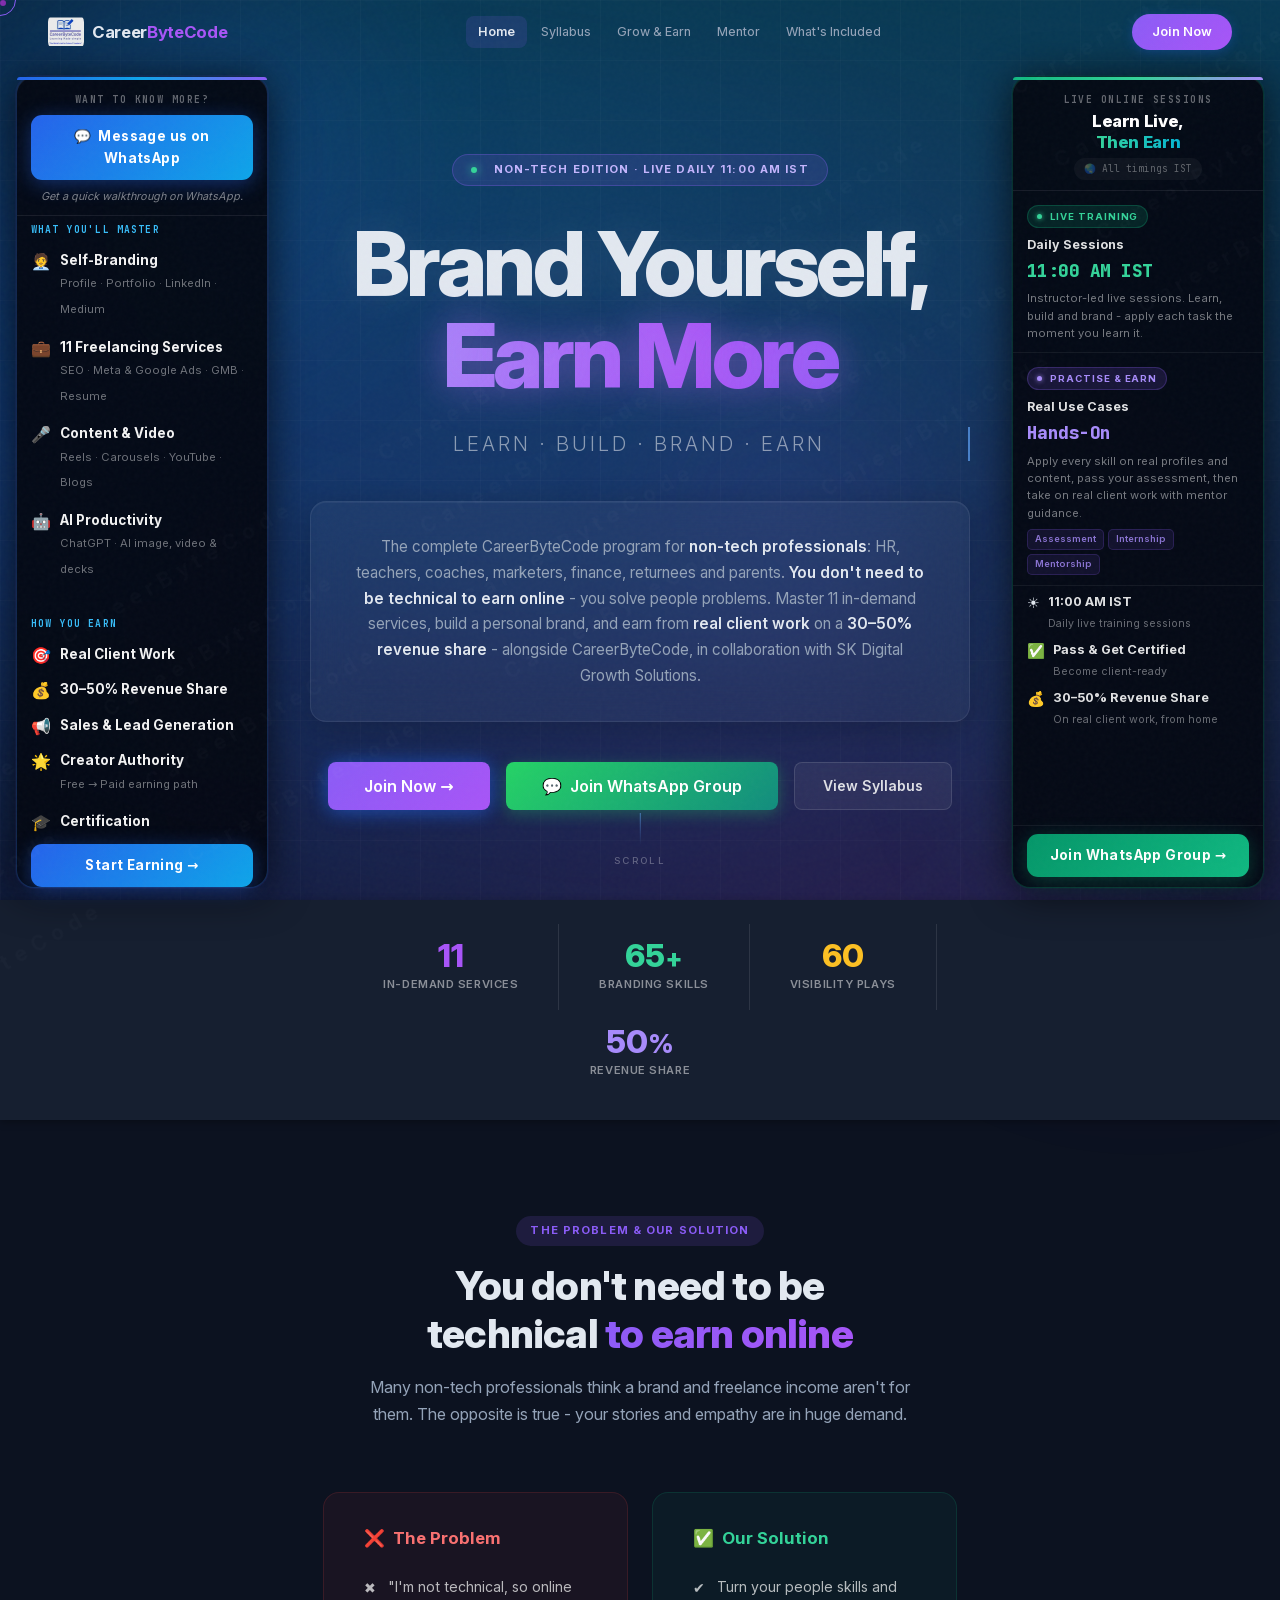
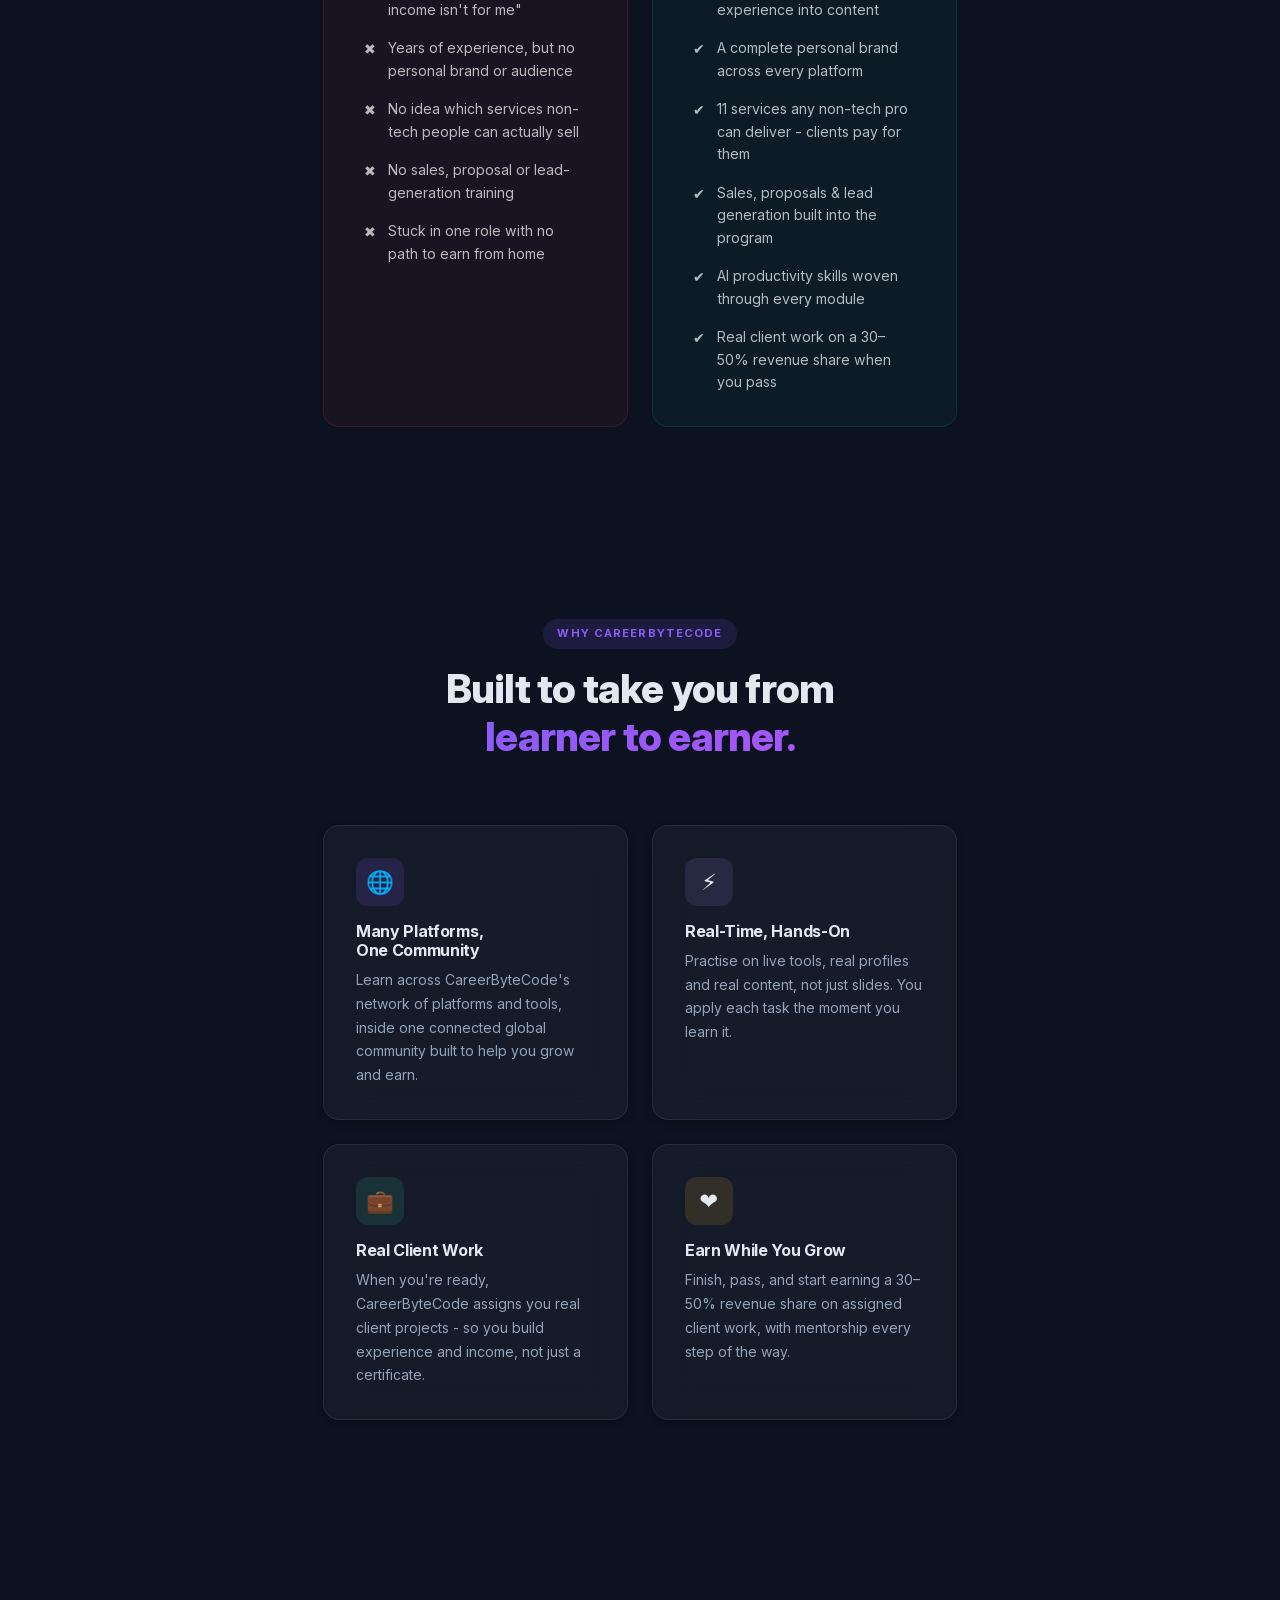
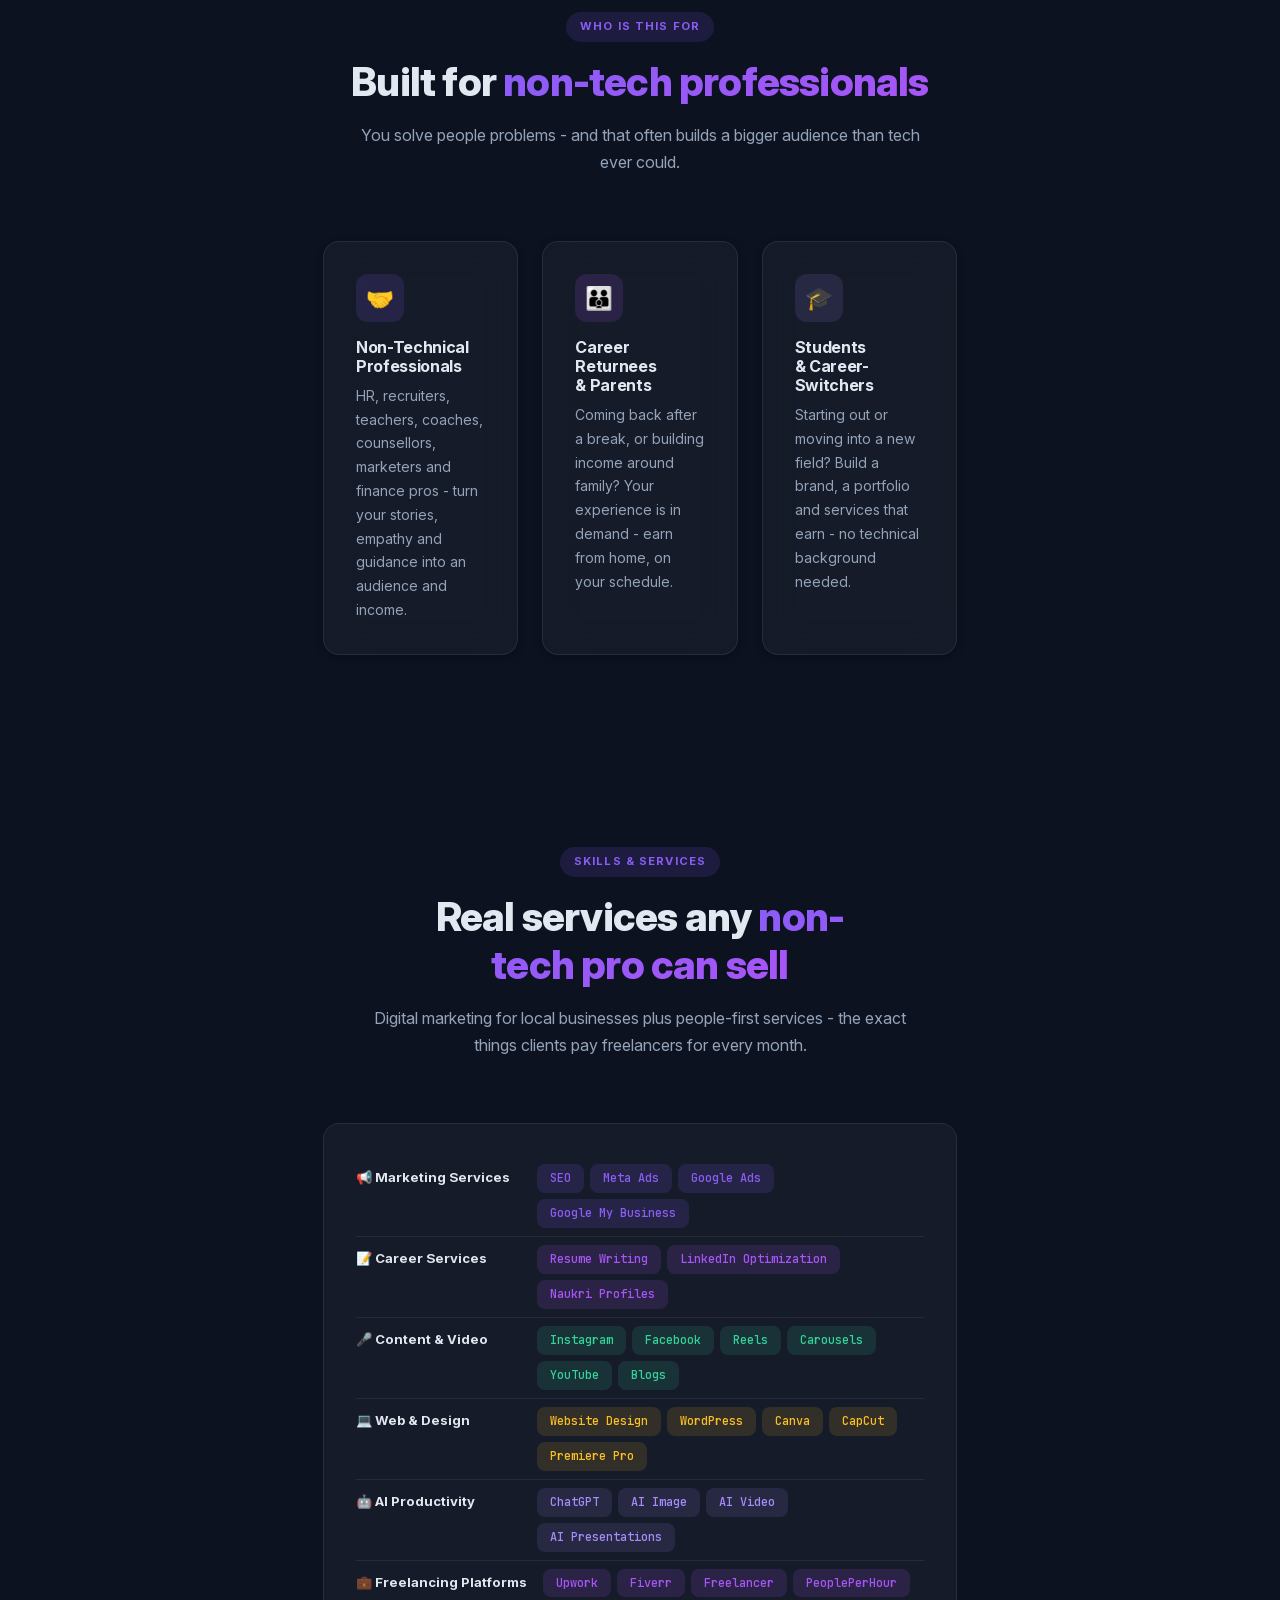
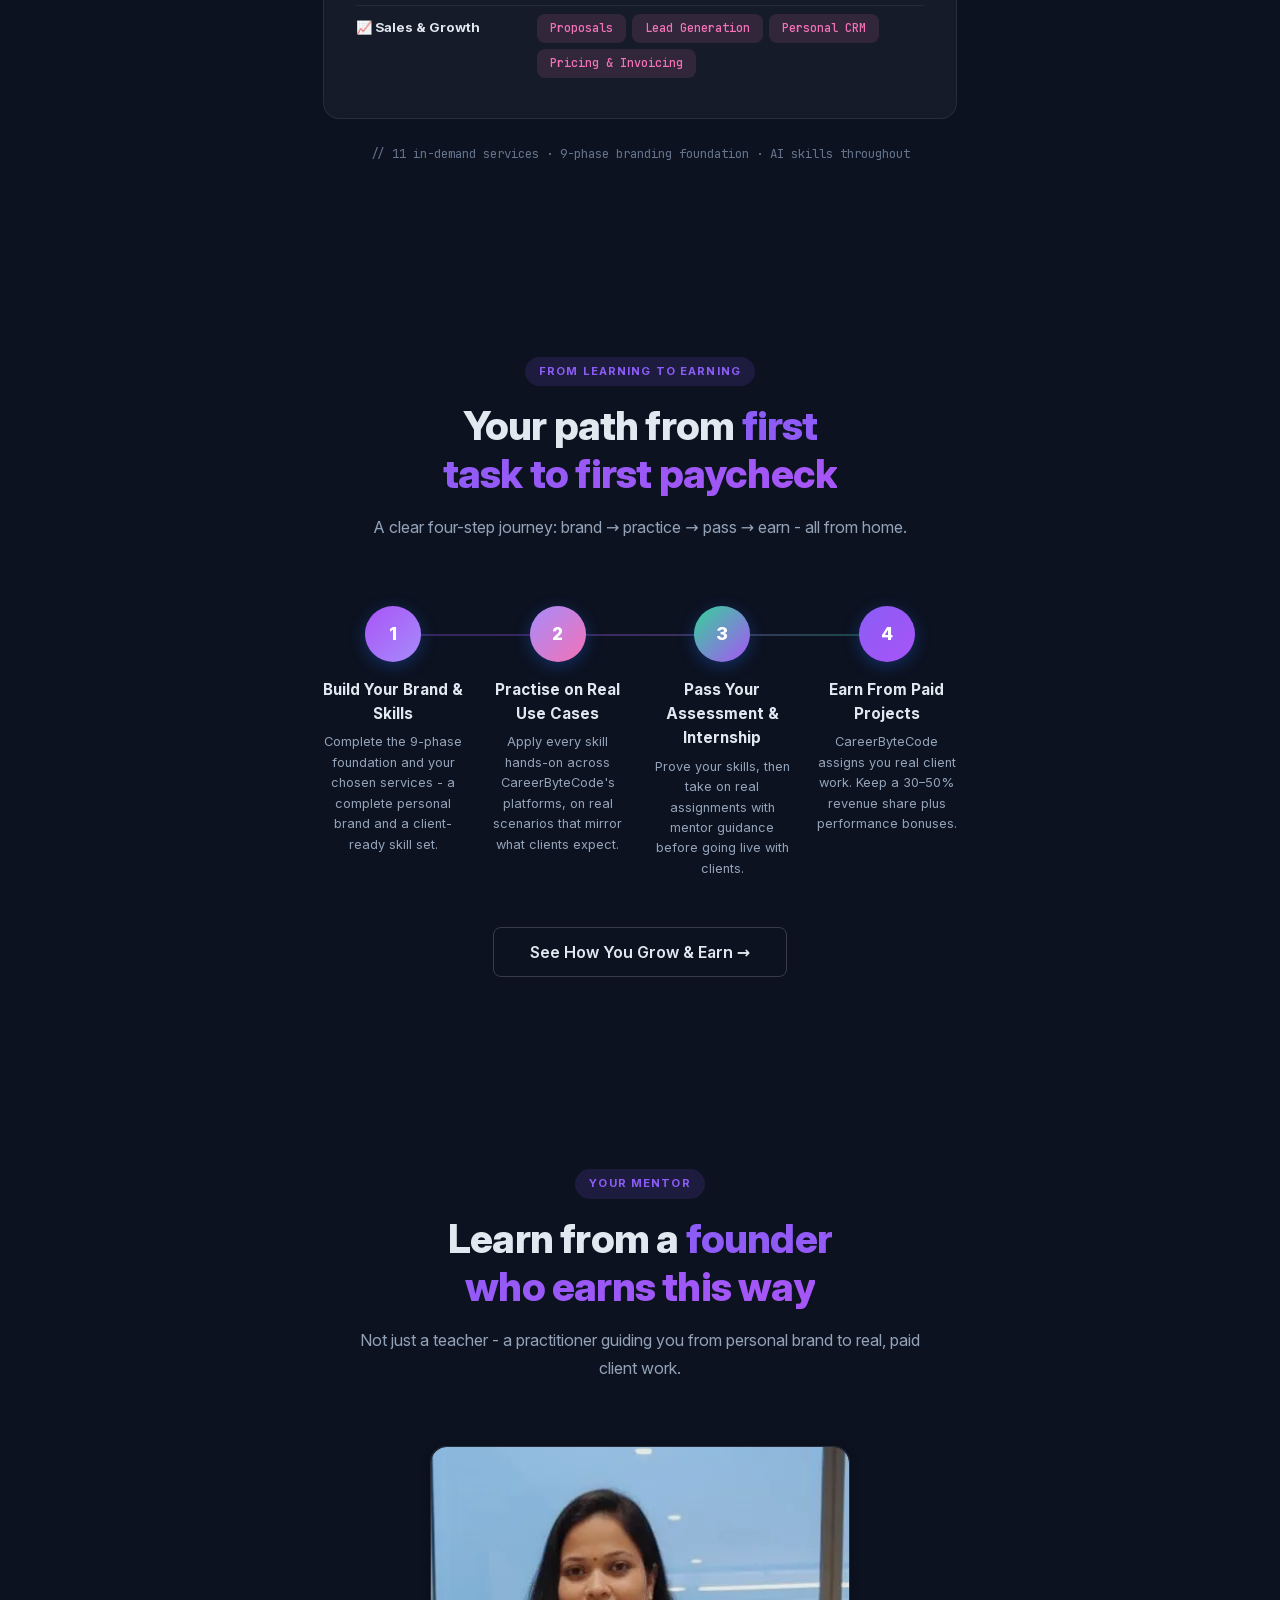
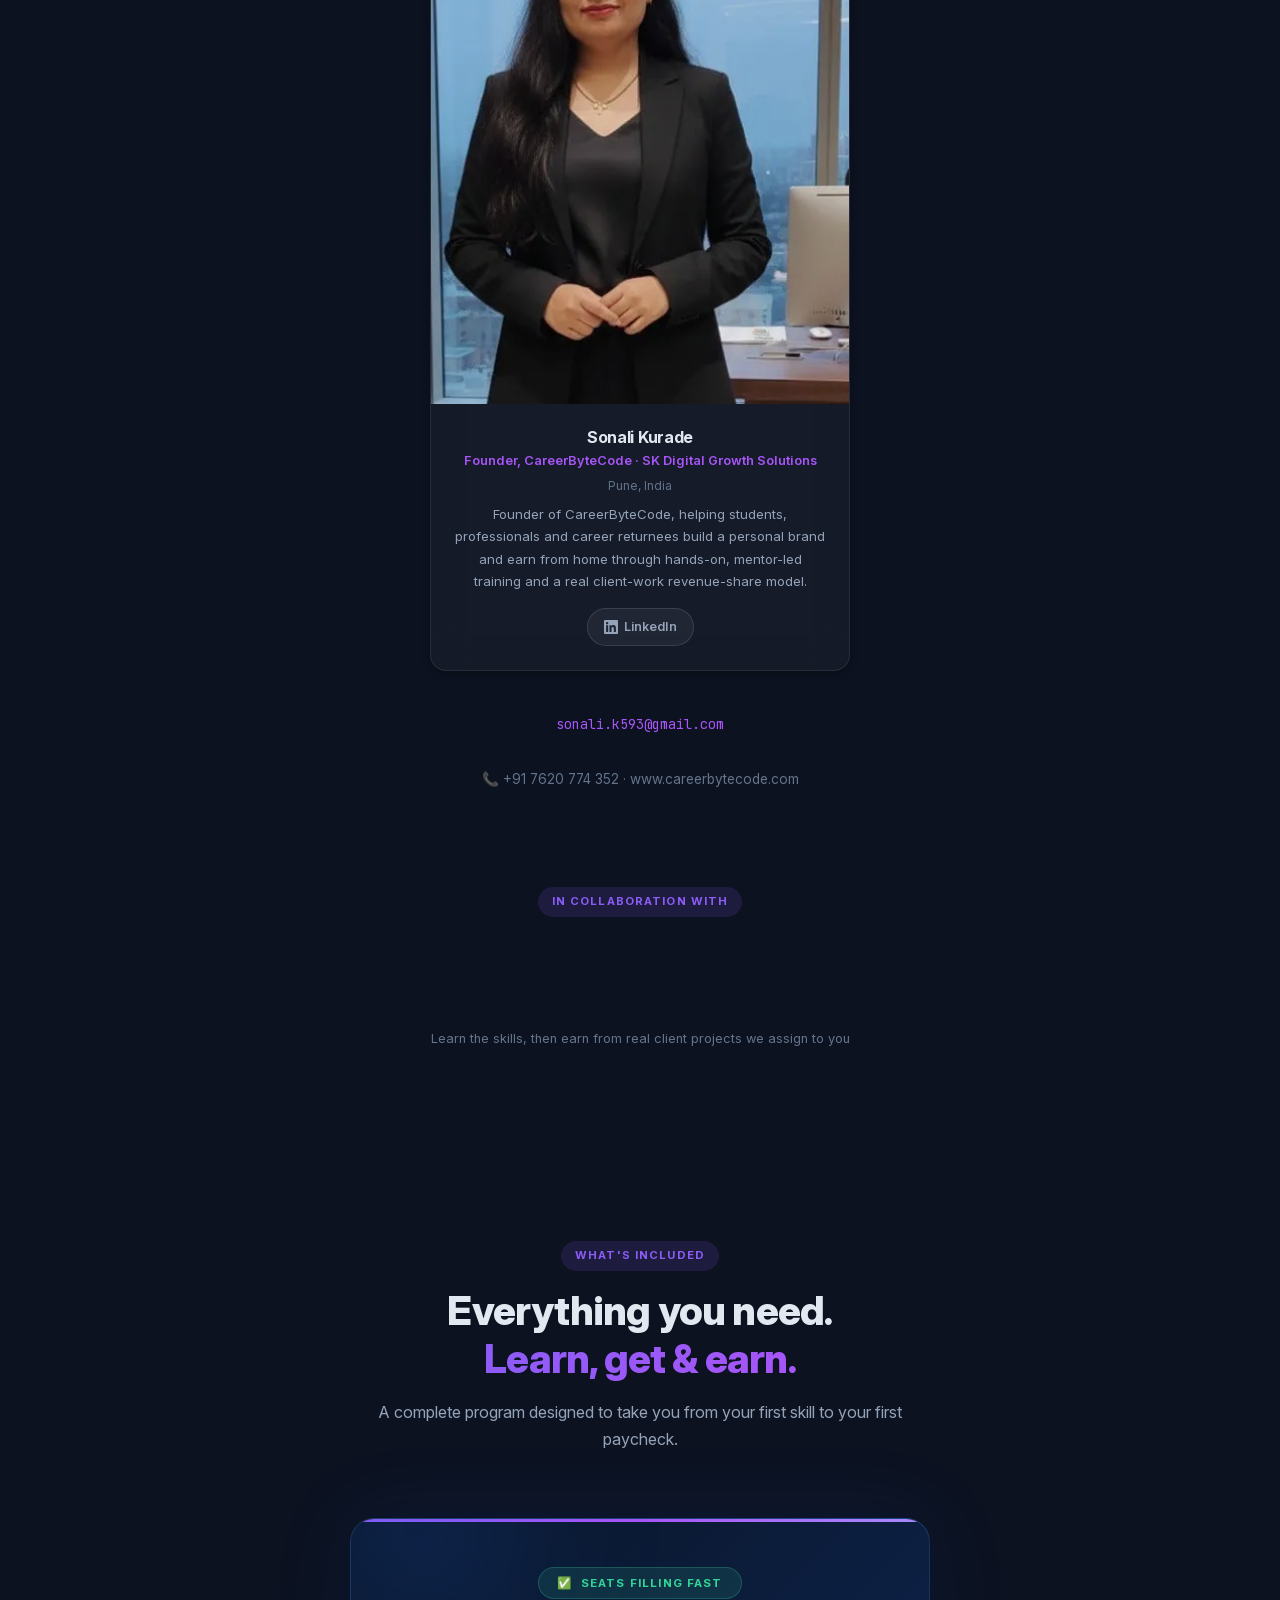
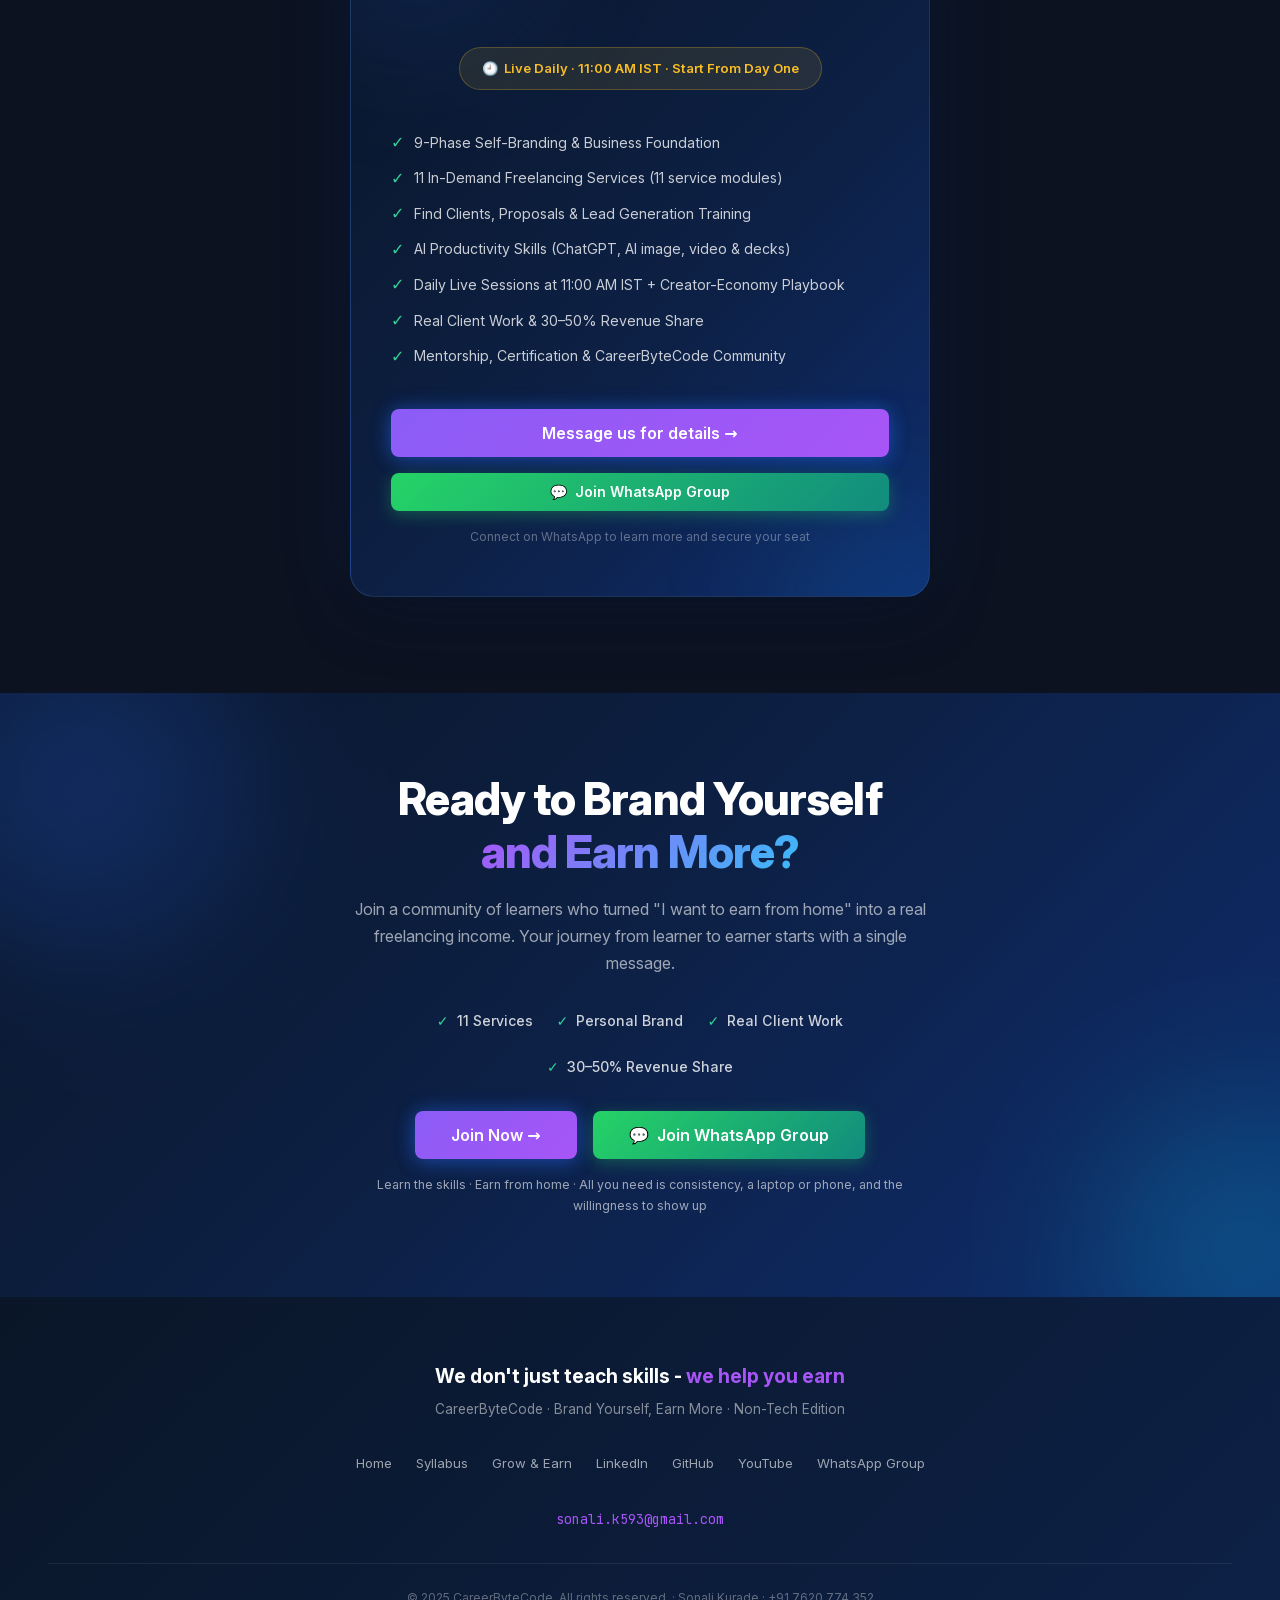
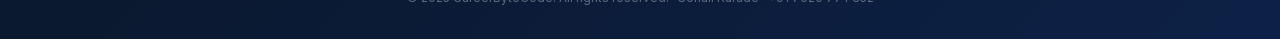
<file: index.html>
﻿<!DOCTYPE html>
<html lang="en" data-theme="dark">
<head>
<meta charset="UTF-8">
<meta name="viewport" content="width=device-width, initial-scale=1.0">
<meta name="description" content="Brand Yourself, Earn More - Non-Tech Edition by CareerByteCode. A complete freelancing & self-branding program: learn 11 in-demand services, a 9-phase branding foundation and AI productivity skills, then earn from real client work on a 30-50% revenue share. Learn the skills. Earn from home.">
<meta property="og:title" content="Brand Yourself, Earn More - Non-Tech Edition | CareerByteCode">
<meta property="og:description" content="Learn the skills. Earn from home. Freelancing Program + Non-Tech Creator Track - build your brand, master in-demand services, and turn your training into real income.">
<meta property="og:type" content="website">
<meta property="og:url" content="https://careerbytecode.github.io/freelancing-nontechcourse/">
<meta name="twitter:card" content="summary_large_image">
<meta name="theme-color" content="#0c1220">
<link rel="canonical" href="https://careerbytecode.github.io/freelancing-nontechcourse/">
<link rel="icon" href="favicon-32.png" sizes="32x32" type="image/png">
<title>Brand Yourself, Earn More - Non-Tech Edition | CareerByteCode</title>
<link rel="preload" href="fonts/inter-latin.woff2" as="font" type="font/woff2" crossorigin>
<link rel="preload" href="fonts/jetbrains-mono-latin.woff2" as="font" type="font/woff2" crossorigin>
<link rel="stylesheet" href="shared-premium.css">
<style>
/* ===== SELF-HOSTED FONTS (Latin subset, variable axes preserved) ===== */
@font-face{font-family:'Inter';font-style:normal;font-weight:300 800;font-display:optional;src:url('fonts/inter-latin.woff2') format('woff2');unicode-range:U+0000-00FF,U+0131,U+0152-0153,U+02BB-02BC,U+02C6,U+02DA,U+02DC,U+0304,U+0308,U+0329,U+2000-206F,U+20AC,U+2122,U+2191,U+2193,U+2212,U+2215,U+FEFF,U+FFFD;}
@font-face{font-family:'JetBrains Mono';font-style:normal;font-weight:400 800;font-display:optional;src:url('fonts/jetbrains-mono-latin.woff2') format('woff2');unicode-range:U+0000-00FF,U+0131,U+0152-0153,U+02BB-02BC,U+02C6,U+02DA,U+02DC,U+0304,U+0308,U+0329,U+2000-206F,U+20AC,U+2122,U+2191,U+2193,U+2212,U+2215,U+FEFF,U+FFFD;}

/* ===== HERO ===== */
.home-hero{min-height:100vh;padding:0;background:#060d1a;position:relative;overflow:hidden;}
.home-hero .hero__grid{opacity:0.3;background-size:60px 60px;}
.home-hero .hero__content{position:relative;z-index:5;display:flex;flex-direction:column;align-items:center;justify-content:center;min-height:100vh;padding:calc(var(--nav-h) + var(--sp-8)) var(--sp-6) var(--sp-8);}

.hero-mesh{position:absolute;inset:-50%;width:200%;height:200%;background:
  radial-gradient(ellipse at 20% 50%,rgba(37,99,235,0.35) 0%,transparent 50%),
  radial-gradient(ellipse at 80% 20%,rgba(14,165,233,0.3) 0%,transparent 50%),
  radial-gradient(ellipse at 60% 80%,rgba(139,92,246,0.25) 0%,transparent 50%),
  radial-gradient(ellipse at 40% 30%,rgba(6,182,212,0.2) 0%,transparent 50%);
animation:mesh-morph 20s ease-in-out infinite;pointer-events:none;z-index:0;filter:blur(40px);}
@keyframes mesh-morph{
  0%{transform:translate(0,0) rotate(0deg) scale(1);}
  25%{transform:translate(5%,-3%) rotate(3deg) scale(1.05);}
  50%{transform:translate(-3%,5%) rotate(-2deg) scale(0.98);}
  75%{transform:translate(4%,2%) rotate(4deg) scale(1.03);}
  100%{transform:translate(0,0) rotate(0deg) scale(1);}
}

.hero-glow{position:absolute;left:0;top:0;width:600px;height:600px;border-radius:50%;background:radial-gradient(circle,rgba(56,189,248,0.15),transparent 70%);pointer-events:none;z-index:1;opacity:0;transition:opacity 0.4s;filter:blur(60px);transform:translate3d(0,0,0) translate(-50%,-50%);will-change:transform;}
.home-hero:hover .hero-glow{opacity:1;}

.hero-orb{position:absolute;border-radius:50%;filter:blur(80px);opacity:0.5;pointer-events:none;will-change:transform;}
.hero-orb--1{width:500px;height:500px;background:radial-gradient(circle,rgba(37,99,235,0.4),transparent 70%);top:-10%;left:-5%;animation:orb-float-1 20s ease-in-out infinite;}
.hero-orb--2{width:400px;height:400px;background:radial-gradient(circle,rgba(14,165,233,0.35),transparent 70%);bottom:-5%;right:-5%;animation:orb-float-2 25s ease-in-out infinite;}
.hero-orb--3{width:300px;height:300px;background:radial-gradient(circle,rgba(139,92,246,0.3),transparent 70%);top:40%;left:50%;animation:orb-float-3 18s ease-in-out infinite;}
@keyframes orb-float-1{0%,100%{transform:translate(0,0) scale(1);}33%{transform:translate(60px,40px) scale(1.1);}66%{transform:translate(-30px,60px) scale(0.95);}}
@keyframes orb-float-2{0%,100%{transform:translate(0,0) scale(1);}33%{transform:translate(-50px,-30px) scale(1.05);}66%{transform:translate(40px,-50px) scale(0.9);}}
@keyframes orb-float-3{0%,100%{transform:translate(0,0) scale(1);}50%{transform:translate(80px,-40px) scale(1.15);}}

.hero-streaks{position:absolute;inset:0;pointer-events:none;z-index:2;overflow:hidden;}
.hero-streaks span{position:absolute;bottom:-10%;width:1.5px;border-radius:1px;opacity:0;animation:streak-rise linear infinite;}
.hero-streaks span:nth-child(1){left:3%;height:35px;background:linear-gradient(to top,transparent,rgba(96,165,250,0.6),transparent);animation-duration:7s;animation-delay:0s;}
.hero-streaks span:nth-child(2){left:10%;height:22px;background:linear-gradient(to top,transparent,rgba(6,182,212,0.5),transparent);animation-duration:10.5s;animation-delay:1.2s;}
.hero-streaks span:nth-child(3){left:18%;height:40px;background:linear-gradient(to top,transparent,rgba(139,92,246,0.5),transparent);animation-duration:8s;animation-delay:3s;}
.hero-streaks span:nth-child(4){left:25%;height:28px;background:linear-gradient(to top,transparent,rgba(56,189,248,0.55),transparent);animation-duration:9s;animation-delay:0.5s;}
.hero-streaks span:nth-child(5){left:33%;height:18px;background:linear-gradient(to top,transparent,rgba(96,165,250,0.45),transparent);animation-duration:11s;animation-delay:4.5s;}
.hero-streaks span:nth-child(6){left:40%;height:45px;background:linear-gradient(to top,transparent,rgba(139,92,246,0.4),transparent);animation-duration:7.5s;animation-delay:2s;}
.hero-streaks span:nth-child(7){left:48%;height:30px;background:linear-gradient(to top,transparent,rgba(6,182,212,0.5),transparent);animation-duration:9.5s;animation-delay:0.8s;}
.hero-streaks span:nth-child(8){left:55%;height:20px;background:linear-gradient(to top,transparent,rgba(56,189,248,0.45),transparent);animation-duration:12s;animation-delay:3.5s;}
.hero-streaks span:nth-child(9){left:62%;height:38px;background:linear-gradient(to top,transparent,rgba(96,165,250,0.55),transparent);animation-duration:6.5s;animation-delay:1.8s;}
.hero-streaks span:nth-child(10){left:70%;height:25px;background:linear-gradient(to top,transparent,rgba(139,92,246,0.5),transparent);animation-duration:10s;animation-delay:4s;}
.hero-streaks span:nth-child(11){left:76%;height:42px;background:linear-gradient(to top,transparent,rgba(6,182,212,0.45),transparent);animation-duration:8.5s;animation-delay:0.3s;}
.hero-streaks span:nth-child(12){left:82%;height:20px;background:linear-gradient(to top,transparent,rgba(56,189,248,0.5),transparent);animation-duration:11.5s;animation-delay:2.8s;}
.hero-streaks span:nth-child(13){left:88%;height:33px;background:linear-gradient(to top,transparent,rgba(96,165,250,0.4),transparent);animation-duration:7.8s;animation-delay:1.5s;}
.hero-streaks span:nth-child(14){left:93%;height:27px;background:linear-gradient(to top,transparent,rgba(139,92,246,0.45),transparent);animation-duration:9.2s;animation-delay:3.8s;}
.hero-streaks span:nth-child(15){left:97%;height:36px;background:linear-gradient(to top,transparent,rgba(6,182,212,0.5),transparent);animation-duration:6.8s;animation-delay:2.2s;}
/* Composited: travels via transform translateY (hero is ~100vh tall) instead of `bottom`. */
@keyframes streak-rise{
  0%{opacity:0;transform:translateY(0) translateX(0) scaleY(0.5);}
  8%{opacity:0.8;transform:translateY(-9.6vh) translateX(0) scaleY(1);}
  85%{opacity:0.7;transform:translateY(-102vh) translateX(15px) scaleY(1);}
  100%{opacity:0;transform:translateY(-120vh) translateX(25px) scaleY(0.6);}
}

.hero__title{font-size:clamp(2.8rem,7.5vw,5.5rem);font-weight:800;letter-spacing:-0.04em;line-height:1.05;margin-bottom:var(--sp-2);text-align:center;}
.hero-glow-text{color:#e2e8f0;text-shadow:0 0 40px rgba(226,232,240,0.1);display:block;}
.hero-glow-text--accent{
  background:linear-gradient(90deg,#a78bfa 0%,#a855f7 30%,#8b5cf6 50%,rgba(255,255,255,0.95) 52%,#8b5cf6 54%,#a855f7 70%,#a78bfa 100%);
  background-size:200% 100%;
  -webkit-background-clip:text;-webkit-text-fill-color:transparent;background-clip:text;
  filter:drop-shadow(0 0 20px rgba(168,85,247,0.4));
  animation:glow-pulse 3s ease-in-out infinite alternate,text-shimmer 4s ease-in-out infinite;
}
@keyframes glow-pulse{0%{filter:drop-shadow(0 0 20px rgba(168,85,247,0.3));}100%{filter:drop-shadow(0 0 40px rgba(168,85,247,0.6));}}
@keyframes text-shimmer{0%{background-position:100% 50%;}100%{background-position:-100% 50%;}}

.hero__tagline{font-size:clamp(0.9rem,2vw,1.25rem);color:rgba(255,255,255,0.5);font-weight:300;letter-spacing:0.15em;text-transform:uppercase;margin-bottom:var(--sp-5);}
.hero__tagline--typed{overflow:hidden;white-space:nowrap;border-right:2px solid rgba(96,165,250,0.7);width:0;animation:typing 2.5s steps(30,end) 0.8s forwards,blink-caret 0.75s step-end infinite;}
@keyframes typing{from{width:0;}to{width:100%;}}
@keyframes blink-caret{from,to{border-color:rgba(96,165,250,0.7);}50%{border-color:transparent;}}

.home-hero .hero__badge{background:rgba(139,92,246,0.14);border:1px solid rgba(139,92,246,0.3);color:#c4b5fd;margin-bottom:var(--sp-4);}
.hero-pulse{width:6px;height:6px;border-radius:50%;background:#34d399;box-shadow:0 0 10px #34d399;display:inline-block;animation:pulse 2s ease-in-out infinite;}
@keyframes pulse{0%,100%{opacity:1;transform:scale(1);}50%{opacity:0.5;transform:scale(0.8);}}

.hero-glass-card{background:rgba(255,255,255,0.04);backdrop-filter:blur(20px);-webkit-backdrop-filter:blur(20px);border:1px solid rgba(255,255,255,0.08);border-radius:var(--r-lg);padding:var(--sp-4) var(--sp-5);max-width:660px;margin:0 auto var(--sp-5);color:rgba(255,255,255,0.7);font-size:0.95rem;line-height:1.8;box-shadow:0 8px 32px rgba(0,0,0,0.2),inset 0 1px 0 rgba(255,255,255,0.05);}
.hero-glass-card strong{color:#e2e8f0;font-weight:600;}

.btn--glass{background:rgba(255,255,255,0.06);border:1px solid rgba(255,255,255,0.12);color:rgba(255,255,255,0.85);backdrop-filter:blur(12px);-webkit-backdrop-filter:blur(12px);}
.btn--glass:hover{background:rgba(255,255,255,0.12);border-color:rgba(255,255,255,0.2);color:#fff;box-shadow:0 4px 20px rgba(255,255,255,0.08);}
.btn--glow{box-shadow:0 0 20px rgba(37,99,235,0.4),0 4px 20px rgba(37,99,235,0.3);}
.btn--glow:hover{box-shadow:0 0 30px rgba(37,99,235,0.5),0 8px 30px rgba(37,99,235,0.4);}
.btn--whatsapp{background:linear-gradient(135deg,#25D366,#128C7E);color:#fff;box-shadow:0 4px 16px rgba(37,211,102,0.3);border:none;}
.btn--whatsapp:hover{transform:translateY(-2px);box-shadow:0 8px 28px rgba(37,211,102,0.45);}

.scroll-hint{position:absolute;bottom:var(--sp-4);left:50%;transform:translateX(-50%);display:flex;flex-direction:column;align-items:center;gap:8px;animation:scroll-bounce 2s ease-in-out infinite;z-index:5;}
.scroll-hint span{font-size:0.6rem;letter-spacing:0.25em;text-transform:uppercase;color:rgba(255,255,255,0.3);font-weight:500;}
.scroll-line{width:1px;height:32px;background:linear-gradient(to bottom,rgba(96,165,250,0.6),transparent);}
@keyframes scroll-bounce{0%,100%{transform:translateX(-50%) translateY(0);}50%{transform:translateX(-50%) translateY(10px);}}

@media(max-width:640px){
  .hero__title{font-size:clamp(2rem,9vw,3rem);}
  .hero-glass-card{padding:var(--sp-3);font-size:0.88rem;}
  .hero-orb--1{width:300px;height:300px;}
  .hero-orb--2{width:250px;height:250px;}
  .hero-orb--3{width:200px;height:200px;}
  .hero__tagline--typed{white-space:normal;width:auto;border-right:none;animation:none;}
  .hero-glow{display:none;}
  .hero-mesh{filter:blur(60px);}
}
@media(prefers-reduced-motion:reduce){
  .hero-mesh,.hero-orb,.hero-streaks span{animation:none !important;}
  .hero__tagline--typed{width:auto;border-right:none;animation:none;}
  .hero-glow-text--accent{animation:none;}
}

/* ===== PROBLEM / SOLUTION ===== */
.prob-sol-grid{display:grid;grid-template-columns:1fr 1fr;gap:var(--sp-3);}
@media(max-width:768px){.prob-sol-grid{grid-template-columns:1fr;}}
.prob-card{border-radius:var(--r-lg);padding:var(--sp-4) var(--sp-5);}
.prob-card--problem{background:rgba(239,68,68,0.06);border:1px solid rgba(239,68,68,0.15);}
.prob-card--solution{background:rgba(16,185,129,0.06);border:1px solid rgba(16,185,129,0.15);}
.prob-card__title{font-size:1.05rem;font-weight:700;margin-bottom:var(--sp-3);display:flex;align-items:center;gap:8px;}
.prob-card--problem .prob-card__title{color:#f87171;}
.prob-card--solution .prob-card__title{color:#34d399;}
.prob-list{list-style:none;display:flex;flex-direction:column;gap:var(--sp-2);}
.prob-list li{display:flex;align-items:flex-start;gap:10px;font-size:0.88rem;color:rgba(255,255,255,0.7);line-height:1.6;}
.prob-list li .icon{flex-shrink:0;margin-top:1px;}

/* ===== FEATURES GRID ===== */
.features-grid{display:grid;grid-template-columns:repeat(2,1fr);gap:var(--sp-3);}
@media(max-width:640px){.features-grid{grid-template-columns:1fr;}}

/* ===== AUDIENCE GRID ===== */
.audience-grid{display:grid;grid-template-columns:repeat(3,1fr);gap:var(--sp-3);}
@media(max-width:900px){.audience-grid{grid-template-columns:repeat(2,1fr);}}
@media(max-width:560px){.audience-grid{grid-template-columns:1fr;}}

/* ===== TECH STACK ===== */
.tech-card{background:var(--glass);border:1px solid var(--glass-border);border-radius:var(--r-lg);padding:var(--sp-4);backdrop-filter:blur(12px);-webkit-backdrop-filter:blur(12px);}
.tc-row{display:flex;align-items:baseline;gap:var(--sp-2);padding:var(--sp-1) 0;border-bottom:1px solid var(--border);}
.tc-row:last-child{border-bottom:none;}
.tc-cat{font-weight:700;font-size:0.82rem;min-width:165px;color:var(--text);}
.tc-tags{display:flex;gap:6px;flex-wrap:wrap;}
.ttag{font-family:var(--font-mono);font-size:0.74rem;padding:4px 12px;border-radius:var(--r-sm);background:var(--accent-light);color:var(--accent);font-weight:500;border:1px solid transparent;transition:all 0.25s ease;cursor:default;}
.ttag:hover{border-color:var(--accent);transform:scale(1.08);box-shadow:0 0 16px rgba(37,99,235,0.3);}
.ttag--cyan{background:var(--accent-2-light);color:var(--accent-2);}
.ttag--cyan:hover{border-color:var(--accent-2);}
.ttag--purple{background:var(--accent-3-light);color:var(--accent-3);}
.ttag--purple:hover{border-color:var(--accent-3);}
.ttag--green{background:var(--success-light);color:var(--success);}
.ttag--green:hover{border-color:var(--success);}
.ttag--rose{background:var(--rose-light);color:var(--rose);}
.ttag--rose:hover{border-color:var(--rose);}
.ttag--gold{background:var(--warning-light);color:var(--gold);}
.ttag--gold:hover{border-color:var(--gold);}
@media(max-width:560px){.tc-row{flex-direction:column;gap:6px;}.tc-cat{min-width:auto;}}

/* ===== LEARNING JOURNEY ===== */
.journey-grid{display:grid;grid-template-columns:repeat(4,1fr);gap:var(--sp-3);position:relative;}
.journey-connector{position:absolute;top:28px;left:12.5%;right:12.5%;height:2px;background:linear-gradient(90deg,var(--accent),var(--accent-2),var(--accent-3),var(--success));opacity:0.3;z-index:0;pointer-events:none;}
@media(max-width:768px){.journey-grid{grid-template-columns:repeat(2,1fr);}.journey-connector{display:none;}}
@media(max-width:480px){.journey-grid{grid-template-columns:1fr;}}
.journey-step{text-align:center;position:relative;z-index:1;}
.journey-step__num{width:56px;height:56px;border-radius:var(--r-full);background:linear-gradient(135deg,var(--accent),var(--accent-2));display:flex;align-items:center;justify-content:center;font-weight:800;font-size:1.1rem;color:#fff;margin:0 auto var(--sp-2);box-shadow:0 4px 16px rgba(37,99,235,0.35);}
.journey-step:nth-child(2) .journey-step__num{background:linear-gradient(135deg,var(--accent-2),var(--accent-3));}
.journey-step:nth-child(3) .journey-step__num{background:linear-gradient(135deg,var(--accent-3),var(--rose));}
.journey-step:nth-child(4) .journey-step__num{background:linear-gradient(135deg,var(--success),var(--accent-2));}
.journey-step__label{font-size:0.72rem;font-weight:700;letter-spacing:0.05em;text-transform:uppercase;color:var(--accent-2);margin-bottom:4px;font-family:var(--font-mono);}
.journey-step__title{font-size:0.95rem;font-weight:700;color:var(--text);margin-bottom:6px;}
.journey-step__desc{font-size:0.8rem;color:var(--text-2);line-height:1.6;}

/* ===== INSTRUCTORS ===== */
.instructors-grid{display:grid;grid-template-columns:repeat(2,1fr);gap:var(--sp-4);max-width:820px;margin:0 auto;}
@media(max-width:640px){.instructors-grid{grid-template-columns:1fr;}}

/* ===== BACKED BY ===== */
.backed-grid{display:flex;align-items:center;justify-content:center;gap:var(--sp-5);flex-wrap:wrap;margin-top:var(--sp-4);}
.backed-item{font-size:0.9rem;font-weight:700;color:var(--text-2);letter-spacing:0.05em;opacity:0.7;transition:opacity 0.2s;}
.backed-item:hover{opacity:1;}
.backed-sep{color:var(--border-2);font-size:1.2rem;}

/* ===== PRICING ===== */
.pricing-wrap{max-width:580px;margin:0 auto;}
.pricing-card{background:linear-gradient(135deg,#0a1628 0%,#0d2147 60%,#0f2d6e 100%);border:1px solid rgba(96,165,250,0.2);border-radius:var(--r-xl);padding:var(--sp-6) var(--sp-5);text-align:center;position:relative;overflow:hidden;box-shadow:0 0 80px rgba(37,99,235,0.12),0 20px 60px rgba(0,0,0,0.3);}
.pricing-card::before{content:'';position:absolute;top:0;left:0;right:0;height:3px;background:linear-gradient(90deg,var(--accent),var(--accent-2),var(--accent-3));}
.pricing-orb{position:absolute;border-radius:50%;filter:blur(70px);pointer-events:none;}
.pricing-orb-1{width:220px;height:220px;background:rgba(37,99,235,0.18);top:-15%;left:-8%;opacity:1;}
.pricing-orb-2{width:180px;height:180px;background:rgba(14,165,233,0.15);bottom:-15%;right:-8%;opacity:1;}
.pricing-badge{display:inline-flex;align-items:center;gap:6px;background:rgba(52,211,153,0.12);border:1px solid rgba(52,211,153,0.25);color:#34d399;font-size:0.72rem;font-weight:700;letter-spacing:0.1em;text-transform:uppercase;padding:6px 18px;border-radius:var(--r-full);margin-bottom:var(--sp-3);}
.pricing-price{font-size:clamp(3.5rem,10vw,5.5rem);font-weight:800;color:#fff;letter-spacing:-0.04em;line-height:1;position:relative;z-index:1;}
.pricing-currency{font-size:2rem;font-weight:600;color:var(--accent-2);vertical-align:super;line-height:0;}
.pricing-label{font-size:0.82rem;color:rgba(255,255,255,0.4);margin-top:6px;margin-bottom:var(--sp-4);position:relative;z-index:1;}
.pricing-batch{display:inline-flex;align-items:center;gap:8px;background:rgba(251,191,36,0.1);border:1px solid rgba(251,191,36,0.25);color:#fbbf24;font-size:0.82rem;font-weight:600;padding:10px 22px;border-radius:var(--r-full);margin-bottom:var(--sp-5);}
.pricing-includes{display:flex;flex-direction:column;gap:10px;margin-bottom:var(--sp-5);text-align:left;position:relative;z-index:1;}
.pricing-item{display:flex;align-items:center;gap:10px;font-size:0.88rem;color:rgba(255,255,255,0.78);}
.pricing-item .pi-check{color:#34d399;font-size:1rem;flex-shrink:0;font-weight:700;}
.pricing-note{font-size:0.75rem;color:rgba(255,255,255,0.35);margin-top:var(--sp-2);}

/* ===== ENROLL SECTION ===== */
.enroll-section{background:linear-gradient(135deg,#0a1628 0%,#0d2147 50%,#0f2d6e 100%);color:#fff;position:relative;overflow:hidden;padding:var(--sp-10) var(--sp-6);}
.enroll-section h2{color:#fff;}
.enroll-section h2 span{background:linear-gradient(135deg,var(--accent-2),#38bdf8);-webkit-background-clip:text;-webkit-text-fill-color:transparent;background-clip:text;}
.enroll-section p{color:rgba(255,255,255,0.6);}
.cta-orb{position:absolute;border-radius:50%;filter:blur(80px);pointer-events:none;opacity:0.25;}
.cta-orb-1{width:350px;height:350px;background:#2563eb;top:-15%;left:-8%;}
.cta-orb-2{width:280px;height:280px;background:#06b6d4;bottom:-15%;right:-8%;}
.cta-checklist{display:flex;flex-wrap:wrap;gap:var(--sp-3);justify-content:center;margin:var(--sp-4) 0;}
.cta-check-item{display:flex;align-items:center;gap:8px;font-size:0.88rem;color:rgba(255,255,255,0.8);font-weight:500;}
.cta-check-item .chk{color:#34d399;font-weight:700;}
.cta-note-sm{font-size:0.77rem;color:rgba(255,255,255,0.38);margin-top:var(--sp-2);}

/* ===== VALUE PANEL (fixed left, desktop) ===== */
.value-panel{position:fixed;left:16px;top:calc(var(--nav-h,64px) + 12px);bottom:12px;z-index:50;width:252px;background:rgba(5,9,20,0.95);backdrop-filter:blur(24px);-webkit-backdrop-filter:blur(24px);border:1px solid rgba(59,130,246,0.25);border-radius:18px;padding:0;box-shadow:0 4px 40px rgba(0,0,0,0.7),0 0 0 1px rgba(139,92,246,0.1),inset 0 1px 0 rgba(255,255,255,0.06);display:flex;flex-direction:column;}
.value-panel::before{content:'';display:block;height:3px;background:linear-gradient(90deg,#2563eb,#0ea5e9,#8b5cf6);border-radius:18px 18px 0 0;flex-shrink:0;}
.vp-scroll{flex:1;overflow-y:auto;display:flex;flex-direction:column;gap:8px;padding:0 0 4px;scrollbar-width:thin;scrollbar-color:rgba(59,130,246,0.25) transparent;}
.vp-scroll::-webkit-scrollbar{width:3px;}
.vp-scroll::-webkit-scrollbar-thumb{background:rgba(59,130,246,0.3);border-radius:2px;}
.vp-header{text-align:center;padding:12px 14px 10px;border-bottom:1px solid rgba(255,255,255,0.08);flex-shrink:0;}
.vp-eyebrow{font-size:0.6rem;font-weight:700;letter-spacing:0.15em;text-transform:uppercase;color:rgba(255,255,255,0.38);font-family:var(--font-mono);margin-bottom:4px;}
.vp-price{font-size:2rem;font-weight:800;color:#fff;letter-spacing:-0.04em;line-height:1.1;}
.vp-price sup{font-size:1rem;font-weight:700;color:#38bdf8;vertical-align:super;line-height:0;}
.vp-hook{font-size:0.68rem;color:rgba(255,255,255,0.48);margin-top:4px;font-style:italic;line-height:1.5;}
.vp-label{font-size:0.6rem;font-weight:700;letter-spacing:0.12em;text-transform:uppercase;color:#38bdf8;font-family:var(--font-mono);padding:6px 14px 2px;}
.vp-item{display:flex;align-items:flex-start;gap:9px;padding:5px 14px;transition:background 0.15s;cursor:default;}
.vp-item:hover{background:rgba(255,255,255,0.05);}
.vp-ico{font-size:1rem;flex-shrink:0;margin-top:1px;line-height:1;}
.vp-txt strong{display:block;font-size:0.84rem;font-weight:700;color:rgba(255,255,255,0.95);line-height:1.3;}
.vp-txt span{font-size:0.7rem;color:rgba(255,255,255,0.42);line-height:1.45;}
.vp-divider{height:1px;background:rgba(255,255,255,0.08);margin:4px 0;}
.vp-footer{flex-shrink:0;padding:8px 14px 0;}
.vp-cta{display:block;text-align:center;background:linear-gradient(135deg,#2563eb,#0ea5e9);color:#fff !important;font-size:0.84rem;font-weight:700;padding:11px;border-radius:11px;text-decoration:none !important;letter-spacing:0.03em;transition:all 0.2s;box-shadow:0 4px 20px rgba(37,99,235,0.4);}
.vp-cta:hover{transform:translateY(-2px);box-shadow:0 8px 28px rgba(37,99,235,0.55);}

/* ===== MOBILE TOP TICKER ===== */
.value-ticker-wrap{display:none;position:fixed;top:var(--nav-h,64px);left:0;right:0;z-index:48;background:rgba(5,9,20,0.96);border-bottom:1px solid rgba(59,130,246,0.18);overflow:hidden;height:34px;align-items:center;}
.value-ticker{display:inline-flex;align-items:center;white-space:nowrap;animation:ticker-scroll 36s linear infinite;}
@keyframes ticker-scroll{0%{transform:translateX(0);}100%{transform:translateX(-50%);}}
.value-ticker .vt-item{font-size:0.7rem;color:rgba(255,255,255,0.65);padding:0 8px;font-weight:500;}
.value-ticker .vt-sep{color:rgba(59,130,246,0.5);padding:0 2px;font-weight:700;}

/* ===== MOBILE BOTTOM BAR ===== */
.value-bottom-bar{display:none;position:fixed;bottom:0;left:0;right:0;z-index:48;background:rgba(5,9,20,0.97);backdrop-filter:blur(12px);-webkit-backdrop-filter:blur(12px);border-top:1px solid rgba(59,130,246,0.18);padding:10px 16px;align-items:center;justify-content:space-between;gap:10px;}
.vbb-info strong{display:block;font-size:0.88rem;font-weight:700;color:#fff;}
.vbb-info span{font-size:0.7rem;color:rgba(255,255,255,0.45);}
.vbb-btn{display:inline-flex;align-items:center;gap:5px;background:linear-gradient(135deg,#2563eb,#0ea5e9);color:#fff !important;font-size:0.8rem;font-weight:700;padding:10px 18px;border-radius:10px;text-decoration:none !important;white-space:nowrap;flex-shrink:0;box-shadow:0 4px 16px rgba(37,99,235,0.4);}

@media(max-width:1100px){
  .value-panel{display:none;}
  .value-ticker-wrap{display:flex;}
  .value-bottom-bar{display:flex;}
  body{padding-bottom:64px;}
}

/* ===== PANEL-AWARE LAYOUT (desktop only) ===== */
@media(min-width:1101px){
  main{padding-left:275px;padding-right:275px;}
  /* Re-expand full-bleed sections back to viewport width */
  .home-hero,.enroll-section{margin-left:-275px;margin-right:-275px;}
  .home-hero .hero__content{padding-left:300px !important;padding-right:300px !important;}
  .enroll-section > .container{max-width:calc(100vw - 590px);}
  /* Stats bar is full-width - re-expand and pad content inward */
  .stats-bar{margin-left:-275px;margin-right:-275px;padding-left:310px;padding-right:310px;}
}

/* ===== SCHEDULE PANEL (fixed right, desktop) ===== */
.schedule-panel{position:fixed;right:16px;top:calc(var(--nav-h,64px) + 12px);bottom:12px;z-index:50;width:252px;background:rgba(5,9,20,0.95);backdrop-filter:blur(24px);-webkit-backdrop-filter:blur(24px);border:1px solid rgba(16,185,129,0.22);border-radius:18px;padding:0;box-shadow:0 4px 40px rgba(0,0,0,0.7),0 0 0 1px rgba(16,185,129,0.08),inset 0 1px 0 rgba(255,255,255,0.06);display:flex;flex-direction:column;}
.schedule-panel::before{content:'';display:block;height:3px;background:linear-gradient(90deg,#10b981,#34d399,#a78bfa);border-radius:18px 18px 0 0;flex-shrink:0;}
.sp-scroll{flex:1;overflow-y:auto;display:flex;flex-direction:column;gap:0;padding:0 0 4px;scrollbar-width:thin;scrollbar-color:rgba(16,185,129,0.25) transparent;}
.sp-scroll::-webkit-scrollbar{width:3px;}
.sp-scroll::-webkit-scrollbar-thumb{background:rgba(16,185,129,0.3);border-radius:2px;}
.sp-header{text-align:center;padding:12px 14px 10px;border-bottom:1px solid rgba(255,255,255,0.08);flex-shrink:0;}
.sp-eyebrow{font-size:0.6rem;font-weight:700;letter-spacing:0.15em;text-transform:uppercase;color:rgba(255,255,255,0.38);font-family:var(--font-mono);margin-bottom:4px;}
.sp-title{font-size:1.05rem;font-weight:800;color:#fff;line-height:1.25;letter-spacing:-0.02em;}
.sp-title-accent{background:linear-gradient(90deg,#34d399,#06b6d4);-webkit-background-clip:text;-webkit-text-fill-color:transparent;background-clip:text;}
.sp-timezone{display:inline-flex;align-items:center;gap:5px;font-size:0.6rem;color:rgba(255,255,255,0.35);margin-top:5px;font-family:var(--font-mono);background:rgba(255,255,255,0.04);padding:3px 10px;border-radius:var(--r-full);}
.sp-session{padding:10px 14px;}
.sp-session + .sp-session{border-top:1px solid rgba(255,255,255,0.06);}
.sp-session-badge{display:inline-flex;align-items:center;gap:5px;font-size:0.6rem;font-weight:700;letter-spacing:0.1em;text-transform:uppercase;padding:3px 9px;border-radius:var(--r-full);margin-bottom:7px;}
.sp-session--morning .sp-session-badge{background:rgba(16,185,129,0.15);color:#34d399;border:1px solid rgba(16,185,129,0.25);}
.sp-session--aiops .sp-session-badge{background:rgba(139,92,246,0.15);color:#a78bfa;border:1px solid rgba(139,92,246,0.25);}
.sp-live-dot{width:5px;height:5px;background:#34d399;border-radius:50%;box-shadow:0 0 5px #34d399;display:inline-block;animation:sp-blink 1.8s ease-in-out infinite;}
.sp-ai-dot{width:5px;height:5px;background:#a78bfa;border-radius:50%;box-shadow:0 0 5px #a78bfa;display:inline-block;animation:sp-blink 1.8s ease-in-out infinite;}
@keyframes sp-blink{0%,100%{opacity:1;}50%{opacity:0.3;}}
.sp-session-days{font-size:0.78rem;font-weight:700;color:rgba(255,255,255,0.88);margin-bottom:2px;}
.sp-session-time{font-size:1.1rem;font-weight:800;letter-spacing:-0.03em;margin-bottom:5px;font-family:var(--font-mono);}
.sp-session--morning .sp-session-time{color:#34d399;}
.sp-session--aiops .sp-session-time{color:#a78bfa;}
.sp-session-desc{font-size:0.7rem;color:rgba(255,255,255,0.45);line-height:1.55;}
.sp-tags{display:flex;flex-wrap:wrap;gap:4px;margin-top:7px;}
.sp-tag{font-size:0.58rem;font-weight:600;padding:2px 7px;border-radius:5px;background:rgba(139,92,246,0.1);color:rgba(167,139,250,0.8);border:1px solid rgba(139,92,246,0.2);}
.sp-commit{padding:8px 14px;border-top:1px solid rgba(255,255,255,0.06);display:flex;flex-direction:column;gap:7px;}
.sp-commit-row{display:flex;align-items:flex-start;gap:8px;}
.sp-ico{font-size:0.9rem;flex-shrink:0;line-height:1.3;}
.sp-txt strong{display:block;font-size:0.8rem;font-weight:700;color:rgba(255,255,255,0.88);line-height:1.2;}
.sp-txt span{font-size:0.67rem;color:rgba(255,255,255,0.4);}
.sp-footer{flex-shrink:0;padding:8px 14px 10px;border-top:1px solid rgba(255,255,255,0.06);}
.sp-cta{display:block;text-align:center;background:linear-gradient(135deg,#059669,#10b981);color:#fff !important;font-size:0.84rem;font-weight:700;padding:11px;border-radius:11px;text-decoration:none !important;letter-spacing:0.03em;transition:all 0.2s;box-shadow:0 4px 20px rgba(16,185,129,0.28);}
.sp-cta:hover{transform:translateY(-2px);box-shadow:0 8px 28px rgba(16,185,129,0.42);}
@media(max-width:1100px){.schedule-panel{display:none;}}

@media print{
  .nav,.scroll-progress,.nav__mobile,.orb,.btt,.noise,.value-panel,.schedule-panel,.value-ticker-wrap,.value-bottom-bar{display:none !important;}
  .reveal{opacity:1;transform:none;}
  body{background:#fff;color:#000;}
}
</style>
</head>
<body>

<div class="noise"></div>
<div class="orb orb-1"></div>
<div class="orb orb-2"></div>
<div class="orb orb-3"></div>
<div class="scroll-progress" role="progressbar" aria-label="Page scroll progress"></div>

<!-- VALUE PANEL (fixed left, desktop) -->
<aside class="value-panel" aria-label="Brand Yourself, Earn More program">
  <div class="vp-header">
    <div class="vp-eyebrow">Want to know more?</div>
    <a class="vp-cta" href="https://wa.me/917620774352" target="_blank" rel="noopener noreferrer" style="margin-top:8px;">&#128172;&nbsp; Message us on WhatsApp</a>
    <div class="vp-hook" style="margin-top:8px;">Get a quick walkthrough on WhatsApp.</div>
  </div>
  <div class="vp-scroll">
    <div class="vp-label">What you'll master</div>
    <div class="vp-item">
      <span class="vp-ico">&#129489;&#8205;&#128188;</span>
      <div class="vp-txt"><strong>Self-Branding</strong><span>Profile &middot; Portfolio &middot; LinkedIn &middot; Medium</span></div>
    </div>
    <div class="vp-item">
      <span class="vp-ico">&#128188;</span>
      <div class="vp-txt"><strong>11 Freelancing Services</strong><span>SEO &middot; Meta &amp; Google Ads &middot; GMB &middot; Resume</span></div>
    </div>
    <div class="vp-item">
      <span class="vp-ico">&#127908;</span>
      <div class="vp-txt"><strong>Content &amp; Video</strong><span>Reels &middot; Carousels &middot; YouTube &middot; Blogs</span></div>
    </div>
    <div class="vp-item">
      <span class="vp-ico">&#129302;</span>
      <div class="vp-txt"><strong>AI Productivity</strong><span>ChatGPT &middot; AI image, video &amp; decks</span></div>
    </div>
    <div class="vp-divider"></div>
    <div class="vp-label">How you earn</div>
    <div class="vp-item">
      <span class="vp-ico">&#127919;</span>
      <div class="vp-txt"><strong>Real Client Work</strong></div>
    </div>
    <div class="vp-item">
      <span class="vp-ico">&#128176;</span>
      <div class="vp-txt"><strong>30&ndash;50% Revenue Share</strong></div>
    </div>
    <div class="vp-item">
      <span class="vp-ico">&#128226;</span>
      <div class="vp-txt"><strong>Sales &amp; Lead Generation</strong></div>
    </div>
    <div class="vp-item">
      <span class="vp-ico">&#127775;</span>
      <div class="vp-txt"><strong>Creator Authority</strong><span>Free &rarr; Paid earning path</span></div>
    </div>
    <div class="vp-item">
      <span class="vp-ico">&#127891;</span>
      <div class="vp-txt"><strong>Certification</strong><span>Client-ready on completion</span></div>
    </div>
  </div>
  <div class="vp-footer">
    <a class="vp-cta" href="https://wa.me/917620774352" target="_blank" rel="noopener noreferrer">Start Earning &rarr;</a>
  </div>
</aside>

<!-- SCHEDULE PANEL (fixed right, desktop) -->
<aside class="schedule-panel" aria-label="Live sessions and your path to earning">
  <div class="sp-header">
    <div class="sp-eyebrow">Live Online Sessions</div>
    <div class="sp-title">Learn Live,<br><span class="sp-title-accent">Then Earn</span></div>
    <div class="sp-timezone">&#127759; All timings IST</div>
  </div>
  <div class="sp-scroll">
    <div class="sp-session sp-session--morning">
      <div class="sp-session-badge"><span class="sp-live-dot"></span>&nbsp;Live Training</div>
      <div class="sp-session-days">Daily Sessions</div>
      <div class="sp-session-time">11:00 AM IST</div>
      <div class="sp-session-desc">Instructor-led live sessions. Learn, build and brand - apply each task the moment you learn it.</div>
    </div>
    <div class="sp-session sp-session--aiops">
      <div class="sp-session-badge"><span class="sp-ai-dot"></span>&nbsp;Practise &amp; Earn</div>
      <div class="sp-session-days">Real Use Cases</div>
      <div class="sp-session-time">Hands-On</div>
      <div class="sp-session-desc">Apply every skill on real profiles and content, pass your assessment, then take on real client work with mentor guidance.</div>
      <div class="sp-tags">
        <span class="sp-tag">Assessment</span>
        <span class="sp-tag">Internship</span>
        <span class="sp-tag">Mentorship</span>
      </div>
    </div>
    <div class="sp-commit">
      <div class="sp-commit-row">
        <span class="sp-ico">&#9728;&#65039;</span>
        <div class="sp-txt"><strong>11:00 AM IST</strong><span>Daily live training sessions</span></div>
      </div>
      <div class="sp-commit-row">
        <span class="sp-ico">&#9989;</span>
        <div class="sp-txt"><strong>Pass &amp; Get Certified</strong><span>Become client-ready</span></div>
      </div>
      <div class="sp-commit-row">
        <span class="sp-ico">&#128176;</span>
        <div class="sp-txt"><strong>30&ndash;50% Revenue Share</strong><span>On real client work, from home</span></div>
      </div>
    </div>
  </div>
  <div class="sp-footer">
    <a class="sp-cta" href="https://chat.whatsapp.com/DwEhenstMxkLZikMVbHEVY" target="_blank" rel="noopener noreferrer">Join WhatsApp Group &rarr;</a>
  </div>
</aside>

<!-- MOBILE TICKER (scrolls below nav on small screens) -->
<div class="value-ticker-wrap" aria-hidden="true">
  <div class="value-ticker">
    <span class="vt-item">&#129489;&#8205;&#128188; Self-Branding</span><span class="vt-sep">&middot;</span>
    <span class="vt-item">&#128188; 11 Freelancing Services</span><span class="vt-sep">&middot;</span>
    <span class="vt-item">&#127908; Content &amp; Video</span><span class="vt-sep">&middot;</span>
    <span class="vt-item">&#129302; AI Productivity</span><span class="vt-sep">&middot;</span>
    <span class="vt-item">&#128226; Sales &amp; Lead Gen</span><span class="vt-sep">&middot;</span>
    <span class="vt-item">&#127919; Real Client Work</span><span class="vt-sep">&middot;</span>
    <span class="vt-item">&#128176; 30&ndash;50% Revenue Share</span><span class="vt-sep">&middot;</span>
    <span class="vt-item">&#127775; Creator Authority</span><span class="vt-sep">&middot;</span>
    <span class="vt-item">&#127891; Certification</span><span class="vt-sep">&middot;</span>
    <span class="vt-item">&#129489;&#8205;&#128188; Self-Branding</span><span class="vt-sep">&middot;</span>
    <span class="vt-item">&#128188; 11 Freelancing Services</span><span class="vt-sep">&middot;</span>
    <span class="vt-item">&#127908; Content &amp; Video</span><span class="vt-sep">&middot;</span>
    <span class="vt-item">&#129302; AI Productivity</span><span class="vt-sep">&middot;</span>
    <span class="vt-item">&#128226; Sales &amp; Lead Gen</span><span class="vt-sep">&middot;</span>
    <span class="vt-item">&#127919; Real Client Work</span><span class="vt-sep">&middot;</span>
    <span class="vt-item">&#128176; 30&ndash;50% Revenue Share</span><span class="vt-sep">&middot;</span>
    <span class="vt-item">&#127775; Creator Authority</span><span class="vt-sep">&middot;</span>
    <span class="vt-item">&#127891; Certification</span><span class="vt-sep">&middot;</span>
  </div>
</div>

<!-- NAV -->
<nav class="nav" role="navigation" aria-label="Main navigation">
  <a class="nav__logo" href="index.html" aria-label="CareerByteCode home">
    <picture>
      <source srcset="cbc-logo-72.webp" type="image/webp">
      <img src="cbc-logo-72.png" alt="CBC" class="nav__logo-icon" width="36" height="36">
    </picture>
    <span class="nav__logo-text">Career<em>ByteCode</em></span>
  </a>
  <div class="nav__links">
    <a href="index.html" class="active">Home</a>
    <a href="syllabus.html">Syllabus</a>
    <a href="earn.html">Grow &amp; Earn</a>
    <a href="#mentor">Mentor</a>
    <a href="#included">What's Included</a>
  </div>
  <div style="display:flex;align-items:center;gap:12px;">
    <button class="theme-toggle" id="theme-toggle" aria-label="Toggle dark mode"></button>
    <a class="nav__cta" href="https://wa.me/917620774352" target="_blank" rel="noopener noreferrer">Join Now</a>
  </div>
  <button class="nav__hamburger" aria-label="Toggle menu" aria-expanded="false"><span></span><span></span><span></span></button>
</nav>
<div class="nav__mobile" role="navigation" aria-label="Mobile navigation">
  <a href="index.html" class="active">Home</a>
  <a href="syllabus.html">Syllabus</a>
  <a href="earn.html">Grow &amp; Earn</a>
  <a href="#mentor">Mentor</a>
  <a href="#included">What's Included</a>
  <button class="theme-toggle" id="theme-toggle-mobile" aria-label="Toggle dark mode" style="margin-top:12px;"></button>
  <a class="nav__cta" href="https://wa.me/917620774352" target="_blank" rel="noopener noreferrer" style="display:inline-flex;margin-top:12px;">Join Now</a>
</div>

<main>

<!-- ==================== HERO ==================== -->
<section class="hero home-hero" id="hero">
  <div class="hero-mesh"></div>
  <div class="hero__grid"></div>
  <div class="hero-glow" id="hero-glow"></div>
  <div class="hero-orb hero-orb--1"></div>
  <div class="hero-orb hero-orb--2"></div>
  <div class="hero-orb hero-orb--3"></div>
  <div class="hero-streaks">
    <span></span><span></span><span></span><span></span><span></span>
    <span></span><span></span><span></span><span></span><span></span>
    <span></span><span></span><span></span><span></span><span></span>
  </div>
  <div class="hero__content" data-parallax="0.15">
    <div class="hero__badge reveal"><span class="hero-pulse"></span>&nbsp; Non-Tech Edition &middot; Live Daily 11:00 AM IST</div>
    <h1 class="hero__title reveal">
      <span class="hero-glow-text">Brand Yourself,</span>
      <span class="hero-glow-text hero-glow-text--accent">Earn More</span>
    </h1>
    <p class="hero__tagline hero__tagline--typed">Learn &middot; Build &middot; Brand &middot; Earn</p>
    <div class="hero-glass-card reveal">
      <p>The complete CareerByteCode program for <strong>non-tech professionals</strong>: HR, teachers, coaches, marketers, finance, returnees and parents. <strong>You don't need to be technical to earn online</strong> - you solve people problems. Master 11 in-demand services, build a personal brand, and earn from <strong>real client work</strong> on a <strong>30&ndash;50% revenue share</strong> - alongside CareerByteCode, in collaboration with SK Digital Growth Solutions.</p>
    </div>
    <div class="hero__actions reveal">
      <a class="btn btn--primary btn--lg btn--magnetic btn--glow" href="https://wa.me/917620774352" target="_blank" rel="noopener noreferrer">Join Now &rarr;</a>
      <a class="btn btn--whatsapp btn--lg btn--magnetic" href="https://chat.whatsapp.com/DwEhenstMxkLZikMVbHEVY" target="_blank" rel="noopener noreferrer">&#128172;&nbsp; Join WhatsApp Group</a>
      <a class="btn btn--glass btn--magnetic" href="syllabus.html">View Syllabus</a>
    </div>
  </div>
  <div class="scroll-hint"><div class="scroll-line"></div><span>SCROLL</span></div>
</section>

<!-- ==================== STATS ==================== -->
<div class="stats-bar stats-bar--dark reveal" role="region" aria-label="Key program facts">
  <div class="stat">
    <div class="stat__num"><span style="color:var(--accent-2);" data-count-to="11">&#8212;</span></div>
    <div class="stat__label">In-Demand Services</div>
  </div>
  <div class="stat">
    <div class="stat__num"><span style="color:var(--success);" data-count-to="65">&#8212;</span><span style="color:var(--success);font-size:1.6rem;font-weight:800;">+</span></div>
    <div class="stat__label">Branding Skills</div>
  </div>
  <div class="stat">
    <div class="stat__num"><span style="color:var(--gold);" data-count-to="60">&#8212;</span></div>
    <div class="stat__label">Visibility Plays</div>
  </div>
  <div class="stat">
    <div class="stat__num"><span style="color:var(--accent-3);" data-count-to="50">&#8212;</span><span style="color:var(--accent-3);font-size:1.6rem;font-weight:800;">%</span></div>
    <div class="stat__label">Revenue Share</div>
  </div>
</div>

<!-- ==================== PROBLEM / SOLUTION ==================== -->
<section class="section reveal" id="why">
<div class="container">
  <div class="section-header">
    <div class="section-tag">the problem &amp; our solution</div>
    <h2>You don't need to be technical <span class="text-gradient">to earn online</span></h2>
    <p>Many non-tech professionals think a brand and freelance income aren't for them. The opposite is true - your stories and empathy are in huge demand.</p>
  </div>
  <div class="prob-sol-grid">
    <div class="prob-card prob-card--problem reveal">
      <div class="prob-card__title">&#10060;&nbsp; The Problem</div>
      <ul class="prob-list">
        <li><span class="icon">&#10006;</span> "I'm not technical, so online income isn't for me"</li>
        <li><span class="icon">&#10006;</span> Years of experience, but no personal brand or audience</li>
        <li><span class="icon">&#10006;</span> No idea which services non-tech people can actually sell</li>
        <li><span class="icon">&#10006;</span> No sales, proposal or lead-generation training</li>
        <li><span class="icon">&#10006;</span> Stuck in one role with no path to earn from home</li>
      </ul>
    </div>
    <div class="prob-card prob-card--solution reveal">
      <div class="prob-card__title">&#9989;&nbsp; Our Solution</div>
      <ul class="prob-list">
        <li><span class="icon">&#10004;</span> Turn your people skills and experience into content</li>
        <li><span class="icon">&#10004;</span> A complete personal brand across every platform</li>
        <li><span class="icon">&#10004;</span> 11 services any non-tech pro can deliver - clients pay for them</li>
        <li><span class="icon">&#10004;</span> Sales, proposals &amp; lead generation built into the program</li>
        <li><span class="icon">&#10004;</span> AI productivity skills woven through every module</li>
        <li><span class="icon">&#10004;</span> Real client work on a 30&ndash;50% revenue share when you pass</li>
      </ul>
    </div>
  </div>
</div>
</section>

<!-- ==================== FEATURES ==================== -->
<section class="section reveal" id="features">
<div class="container">
  <div class="section-header">
    <div class="section-tag">why careerbytecode</div>
    <h2>Built to take you from <span class="text-gradient">learner to earner.</span></h2>
  </div>
  <div class="features-grid">
    <div class="card card--blue reveal">
      <div class="card__icon card__icon--blue">&#127760;</div>
      <h4>Many Platforms, One Community</h4>
      <p>Learn across CareerByteCode's network of platforms and tools, inside one connected global community built to help you grow and earn.</p>
    </div>
    <div class="card card--purple reveal">
      <div class="card__icon card__icon--purple">&#9889;</div>
      <h4>Real-Time, Hands-On</h4>
      <p>Practise on live tools, real profiles and real content, not just slides. You apply each task the moment you learn it.</p>
    </div>
    <div class="card card--green reveal">
      <div class="card__icon card__icon--green">&#128188;</div>
      <h4>Real Client Work</h4>
      <p>When you're ready, CareerByteCode assigns you real client projects - so you build experience and income, not just a certificate.</p>
    </div>
    <div class="card card--gold reveal">
      <div class="card__icon card__icon--gold">&#10084;&#65039;</div>
      <h4>Earn While You Grow</h4>
      <p>Finish, pass, and start earning a 30&ndash;50% revenue share on assigned client work, with mentorship every step of the way.</p>
    </div>
  </div>
</div>
</section>

<!-- ==================== WHO IS THIS FOR ==================== -->
<section class="section reveal" id="audience">
<div class="container">
  <div class="section-header">
    <div class="section-tag">who is this for</div>
    <h2>Built for <span class="text-gradient">non-tech professionals</span></h2>
    <p>You solve people problems - and that often builds a bigger audience than tech ever could.</p>
  </div>
  <div class="audience-grid">
    <div class="card card--blue reveal">
      <div class="card__icon card__icon--blue">&#129309;</div>
      <h4>Non-Technical Professionals</h4>
      <p>HR, recruiters, teachers, coaches, counsellors, marketers and finance pros - turn your stories, empathy and guidance into an audience and income.</p>
    </div>
    <div class="card reveal" style="background:var(--glass);border:1px solid var(--glass-border);">
      <div class="card__icon" style="background:var(--accent-2-light);">&#128106;</div>
      <h4>Career Returnees &amp; Parents</h4>
      <p>Coming back after a break, or building income around family? Your experience is in demand - earn from home, on your schedule.</p>
    </div>
    <div class="card card--purple reveal">
      <div class="card__icon card__icon--purple">&#127891;</div>
      <h4>Students &amp; Career-Switchers</h4>
      <p>Starting out or moving into a new field? Build a brand, a portfolio and services that earn - no technical background needed.</p>
    </div>
  </div>
</div>
</section>

<!-- ==================== SKILLS &amp; SERVICES ==================== -->
<section class="section reveal" id="stack">
<div class="container">
  <div class="section-header">
    <div class="section-tag">skills &amp; services</div>
    <h2>Real services any <span class="text-gradient">non-tech pro can sell</span></h2>
    <p>Digital marketing for local businesses plus people-first services - the exact things clients pay freelancers for every month.</p>
  </div>
  <div class="tech-card">
    <div class="tc-row">
      <div class="tc-cat">&#128226; Marketing Services</div>
      <div class="tc-tags">
        <span class="ttag">SEO</span><span class="ttag">Meta Ads</span><span class="ttag">Google Ads</span><span class="ttag">Google My Business</span>
      </div>
    </div>
    <div class="tc-row">
      <div class="tc-cat">&#128221; Career Services</div>
      <div class="tc-tags">
        <span class="ttag ttag--cyan">Resume Writing</span><span class="ttag ttag--cyan">LinkedIn Optimization</span><span class="ttag ttag--cyan">Naukri Profiles</span>
      </div>
    </div>
    <div class="tc-row">
      <div class="tc-cat">&#127908; Content &amp; Video</div>
      <div class="tc-tags">
        <span class="ttag ttag--green">Instagram</span><span class="ttag ttag--green">Facebook</span><span class="ttag ttag--green">Reels</span><span class="ttag ttag--green">Carousels</span><span class="ttag ttag--green">YouTube</span><span class="ttag ttag--green">Blogs</span>
      </div>
    </div>
    <div class="tc-row">
      <div class="tc-cat">&#128187; Web &amp; Design</div>
      <div class="tc-tags">
        <span class="ttag ttag--gold">Website Design</span><span class="ttag ttag--gold">WordPress</span><span class="ttag ttag--gold">Canva</span><span class="ttag ttag--gold">CapCut</span><span class="ttag ttag--gold">Premiere Pro</span>
      </div>
    </div>
    <div class="tc-row">
      <div class="tc-cat">&#129302; AI Productivity</div>
      <div class="tc-tags">
        <span class="ttag ttag--purple">ChatGPT</span><span class="ttag ttag--purple">AI Image</span><span class="ttag ttag--purple">AI Video</span><span class="ttag ttag--purple">AI Presentations</span>
      </div>
    </div>
    <div class="tc-row">
      <div class="tc-cat">&#128188; Freelancing Platforms</div>
      <div class="tc-tags">
        <span class="ttag ttag--cyan">Upwork</span><span class="ttag ttag--cyan">Fiverr</span><span class="ttag ttag--cyan">Freelancer</span><span class="ttag ttag--cyan">PeoplePerHour</span>
      </div>
    </div>
    <div class="tc-row">
      <div class="tc-cat">&#128200; Sales &amp; Growth</div>
      <div class="tc-tags">
        <span class="ttag ttag--rose">Proposals</span><span class="ttag ttag--rose">Lead Generation</span><span class="ttag ttag--rose">Personal CRM</span><span class="ttag ttag--rose">Pricing &amp; Invoicing</span>
      </div>
    </div>
  </div>
  <p style="text-align:center;color:var(--text-3);font-size:0.78rem;margin-top:var(--sp-3);font-family:var(--font-mono);">// 11 in-demand services &middot; 9-phase branding foundation &middot; AI skills throughout</p>
</div>
</section>

<!-- ==================== LEARNING JOURNEY ==================== -->
<section class="section reveal" id="journey">
<div class="container">
  <div class="section-header">
    <div class="section-tag">from learning to earning</div>
    <h2>Your path from <span class="text-gradient">first task to first paycheck</span></h2>
    <p>A clear four-step journey: brand &rarr; practice &rarr; pass &rarr; earn - all from home.</p>
  </div>
  <div class="journey-grid">
    <div class="journey-connector"></div>
    <div class="journey-step reveal">
      <div class="journey-step__num">1</div>
      <div class="journey-step__title">Build Your Brand &amp; Skills</div>
      <div class="journey-step__desc">Complete the 9-phase foundation and your chosen services - a complete personal brand and a client-ready skill set.</div>
    </div>
    <div class="journey-step reveal">
      <div class="journey-step__num">2</div>
      <div class="journey-step__title">Practise on Real Use Cases</div>
      <div class="journey-step__desc">Apply every skill hands-on across CareerByteCode's platforms, on real scenarios that mirror what clients expect.</div>
    </div>
    <div class="journey-step reveal">
      <div class="journey-step__num">3</div>
      <div class="journey-step__title">Pass Your Assessment &amp; Internship</div>
      <div class="journey-step__desc">Prove your skills, then take on real assignments with mentor guidance before going live with clients.</div>
    </div>
    <div class="journey-step reveal">
      <div class="journey-step__num">4</div>
      <div class="journey-step__title">Earn From Paid Projects</div>
      <div class="journey-step__desc">CareerByteCode assigns you real client work. Keep a 30&ndash;50% revenue share plus performance bonuses.</div>
    </div>
  </div>
  <div style="text-align:center;margin-top:var(--sp-6);" class="reveal">
    <a class="btn btn--outline btn--lg btn--magnetic" href="earn.html">See How You Grow &amp; Earn &rarr;</a>
  </div>
</div>
</section>

<!-- ==================== MENTOR ==================== -->
<section class="section reveal" id="mentor">
<div class="container">
  <div class="section-header">
    <div class="section-tag">your mentor</div>
    <h2>Learn from a <span class="text-gradient">founder who earns this way</span></h2>
    <p>Not just a teacher - a practitioner guiding you from personal brand to real, paid client work.</p>
  </div>
  <div class="instructors-grid" style="grid-template-columns:1fr;max-width:420px;">
    <div class="card card--person reveal">
      <picture>
        <source srcset="sonali-kurade-480.webp" type="image/webp">
        <img class="card__photo" src="sonali-kurade-480.jpg" alt="Sonali Kurade" loading="lazy">
      </picture>
      <div class="card__body">
        <h3>Sonali Kurade</h3>
        <div class="card__role" style="color:var(--accent-2);">Founder, CareerByteCode &middot; SK Digital Growth Solutions</div>
        <div class="card__location">Pune, India</div>
        <p class="card__bio">Founder of CareerByteCode, helping students, professionals and career returnees build a personal brand and earn from home through hands-on, mentor-led training and a real client-work revenue-share model.</p>
        <a class="btn-linkedin" href="https://www.linkedin.com/in/techopsbysonali/" target="_blank" rel="noopener noreferrer" aria-label="Sonali Kurade LinkedIn">
          <svg viewBox="0 0 24 24" width="14" height="14" fill="currentColor"><path d="M20.447 20.452h-3.554v-5.569c0-1.328-.027-3.037-1.852-3.037-1.853 0-2.136 1.445-2.136 2.939v5.667H9.351V9h3.414v1.561h.046c.477-.9 1.637-1.85 3.37-1.85 3.601 0 4.267 2.37 4.267 5.455v6.286zM5.337 7.433a2.062 2.062 0 01-2.063-2.065 2.064 2.064 0 112.063 2.065zm1.782 13.019H3.555V9h3.564v11.452zM22.225 0H1.771C.792 0 0 .774 0 1.729v20.542C0 23.227.792 24 1.771 24h20.451C23.2 24 24 23.227 24 22.271V1.729C24 .774 23.2 0 22.222 0h.003z"/></svg>
          LinkedIn
        </a>
      </div>
    </div>
  </div>
  <div style="text-align:center;margin-top:var(--sp-5);" class="reveal">
    <div class="footer__email" style="color:var(--accent-2);justify-content:center;"><a href="mailto:sonali.k593@gmail.com">sonali.k593@gmail.com</a></div>
    <p style="color:var(--text-3);font-size:0.85rem;">&#128222; +91 7620 774 352 &middot; www.careerbytecode.com</p>
  </div>
</div>
</section>

<!-- ==================== BACKED BY ==================== -->
<section class="section" style="padding-top:0;" id="backed">
<div class="container">
  <div style="text-align:center;">
    <div class="section-tag" style="margin-bottom:var(--sp-3);">in collaboration with</div>
    <div class="backed-grid reveal">
      <span class="backed-item">CareerByteCode</span>
      <span class="backed-sep">&#183;</span>
      <span class="backed-item">SK Digital Growth Solutions</span>
    </div>
    <p style="color:var(--text-3);font-size:0.8rem;margin-top:var(--sp-3);">Learn the skills, then earn from real client projects we assign to you</p>
  </div>
</div>
</section>

<!-- ==================== WHAT'S INCLUDED ==================== -->
<section class="section reveal" id="included">
<div class="container">
  <div class="section-header">
    <div class="section-tag">what's included</div>
    <h2>Everything you need. <span class="text-gradient">Learn, get &amp; earn.</span></h2>
    <p>A complete program designed to take you from your first skill to your first paycheck.</p>
  </div>
  <div class="pricing-wrap">
    <div class="pricing-card reveal">
      <div class="pricing-orb pricing-orb-1"></div>
      <div class="pricing-orb pricing-orb-2"></div>
      <div class="pricing-badge">&#9989;&nbsp; Seats Filling Fast</div>
      <div class="pricing-batch" style="margin-top:var(--sp-3);">&#128344;&nbsp; Live Daily &middot; 11:00 AM IST &middot; Start From Day One</div>
      <div class="pricing-includes">
        <div class="pricing-item"><span class="pi-check">&#10003;</span> 9-Phase Self-Branding &amp; Business Foundation</div>
        <div class="pricing-item"><span class="pi-check">&#10003;</span> 11 In-Demand Freelancing Services (11 service modules)</div>
        <div class="pricing-item"><span class="pi-check">&#10003;</span> Find Clients, Proposals &amp; Lead Generation Training</div>
        <div class="pricing-item"><span class="pi-check">&#10003;</span> AI Productivity Skills (ChatGPT, AI image, video &amp; decks)</div>
        <div class="pricing-item"><span class="pi-check">&#10003;</span> Daily Live Sessions at 11:00 AM IST + Creator-Economy Playbook</div>
        <div class="pricing-item"><span class="pi-check">&#10003;</span> Real Client Work &amp; 30&ndash;50% Revenue Share</div>
        <div class="pricing-item"><span class="pi-check">&#10003;</span> Mentorship, Certification &amp; CareerByteCode Community</div>
      </div>
      <div style="display:flex;flex-direction:column;gap:var(--sp-2);">
        <a class="btn btn--primary btn--lg btn--magnetic btn--glow" href="https://wa.me/917620774352" target="_blank" rel="noopener noreferrer" style="justify-content:center;">Message us for details &rarr;</a>
        <a class="btn btn--whatsapp btn--magnetic" href="https://chat.whatsapp.com/DwEhenstMxkLZikMVbHEVY" target="_blank" rel="noopener noreferrer" style="justify-content:center;">&#128172;&nbsp; Join WhatsApp Group</a>
      </div>
      <p class="pricing-note">Connect on WhatsApp to learn more and secure your seat</p>
    </div>
  </div>
</div>
</section>

<!-- ==================== ENROLL CTA ==================== -->
<section class="enroll-section reveal" id="enroll">
  <div class="cta-orb cta-orb-1"></div>
  <div class="cta-orb cta-orb-2"></div>
  <div class="container" style="text-align:center;">
    <h2 class="reveal" style="font-size:clamp(1.8rem,4vw,2.8rem);">Ready to Brand Yourself<br><span>and Earn More?</span></h2>
    <p class="reveal" style="max-width:580px;margin:var(--sp-2) auto 0;">Join a community of learners who turned "I want to earn from home" into a real freelancing income. Your journey from learner to earner starts with a single message.</p>
    <div class="cta-checklist reveal">
      <div class="cta-check-item"><span class="chk">&#10003;</span> 11 Services</div>
      <div class="cta-check-item"><span class="chk">&#10003;</span> Personal Brand</div>
      <div class="cta-check-item"><span class="chk">&#10003;</span> Real Client Work</div>
      <div class="cta-check-item"><span class="chk">&#10003;</span> 30&ndash;50% Revenue Share</div>
    </div>
    <div class="hero__actions reveal" style="justify-content:center;">
      <a class="btn btn--primary btn--lg btn--magnetic btn--glow" href="https://wa.me/917620774352" target="_blank" rel="noopener noreferrer">Join Now &rarr;</a>
      <a class="btn btn--whatsapp btn--lg btn--magnetic" href="https://chat.whatsapp.com/DwEhenstMxkLZikMVbHEVY" target="_blank" rel="noopener noreferrer">&#128172;&nbsp; Join WhatsApp Group</a>
    </div>
    <p class="cta-note-sm reveal">Learn the skills &middot; Earn from home &middot; All you need is consistency, a laptop or phone, and the willingness to show up</p>
  </div>
</section>

</main>

<!-- ==================== FOOTER ==================== -->
<footer class="footer">
  <div class="footer__title">We don't just teach skills - <em>we help you earn</em></div>
  <div class="footer__sub">CareerByteCode &middot; Brand Yourself, Earn More &middot; Non-Tech Edition</div>
  <div class="footer__links">
    <a href="index.html">Home</a>
    <a href="syllabus.html">Syllabus</a>
    <a href="earn.html">Grow &amp; Earn</a>
    <a href="https://www.linkedin.com/company/careerbytecode" target="_blank" rel="noopener noreferrer">LinkedIn</a>
    <a href="https://github.com/careerbytecode" target="_blank" rel="noopener noreferrer">GitHub</a>
    <a href="https://youtube.com/@CareerByteCode" target="_blank" rel="noopener noreferrer">YouTube</a>
    <a href="https://chat.whatsapp.com/DwEhenstMxkLZikMVbHEVY" target="_blank" rel="noopener noreferrer">WhatsApp Group</a>
  </div>
  <div class="footer__email"><a href="mailto:sonali.k593@gmail.com">sonali.k593@gmail.com</a></div>
  <div class="footer__copy">&copy; 2025 CareerByteCode. All rights reserved. &middot; Sonali Kurade &middot; +91 7620 774 352</div>
</footer>

<!-- MOBILE BOTTOM ENROLL BAR -->
<div class="value-bottom-bar" aria-label="Contact us">
  <div class="vbb-info">
    <strong>Everything included</strong>
    <span>Learn &middot; Brand &middot; Earn from home</span>
  </div>
  <a class="vbb-btn" href="https://wa.me/917620774352" target="_blank" rel="noopener noreferrer">Join Now &rarr;</a>
</div>

<button class="btt" aria-label="Back to top" title="Back to top">&#x2191;</button>

<script src="shared-premium.js" defer></script>
<script>
(function(){
  var hero = document.querySelector('.home-hero');
  var glow = document.getElementById('hero-glow');
  if (!hero || !glow) return;
  var gx = 0, gy = 0, gRaf = null;
  hero.addEventListener('mousemove', function(e) {
    var r = hero.getBoundingClientRect();
    gx = e.clientX - r.left;
    gy = e.clientY - r.top;
    if (gRaf !== null) return;
    gRaf = requestAnimationFrame(function(){
      gRaf = null;
      glow.style.transform = 'translate3d(' + gx + 'px,' + gy + 'px,0) translate(-50%,-50%)';
    });
  }, {passive: true});
})();
</script>
</body>
</html>
</file>
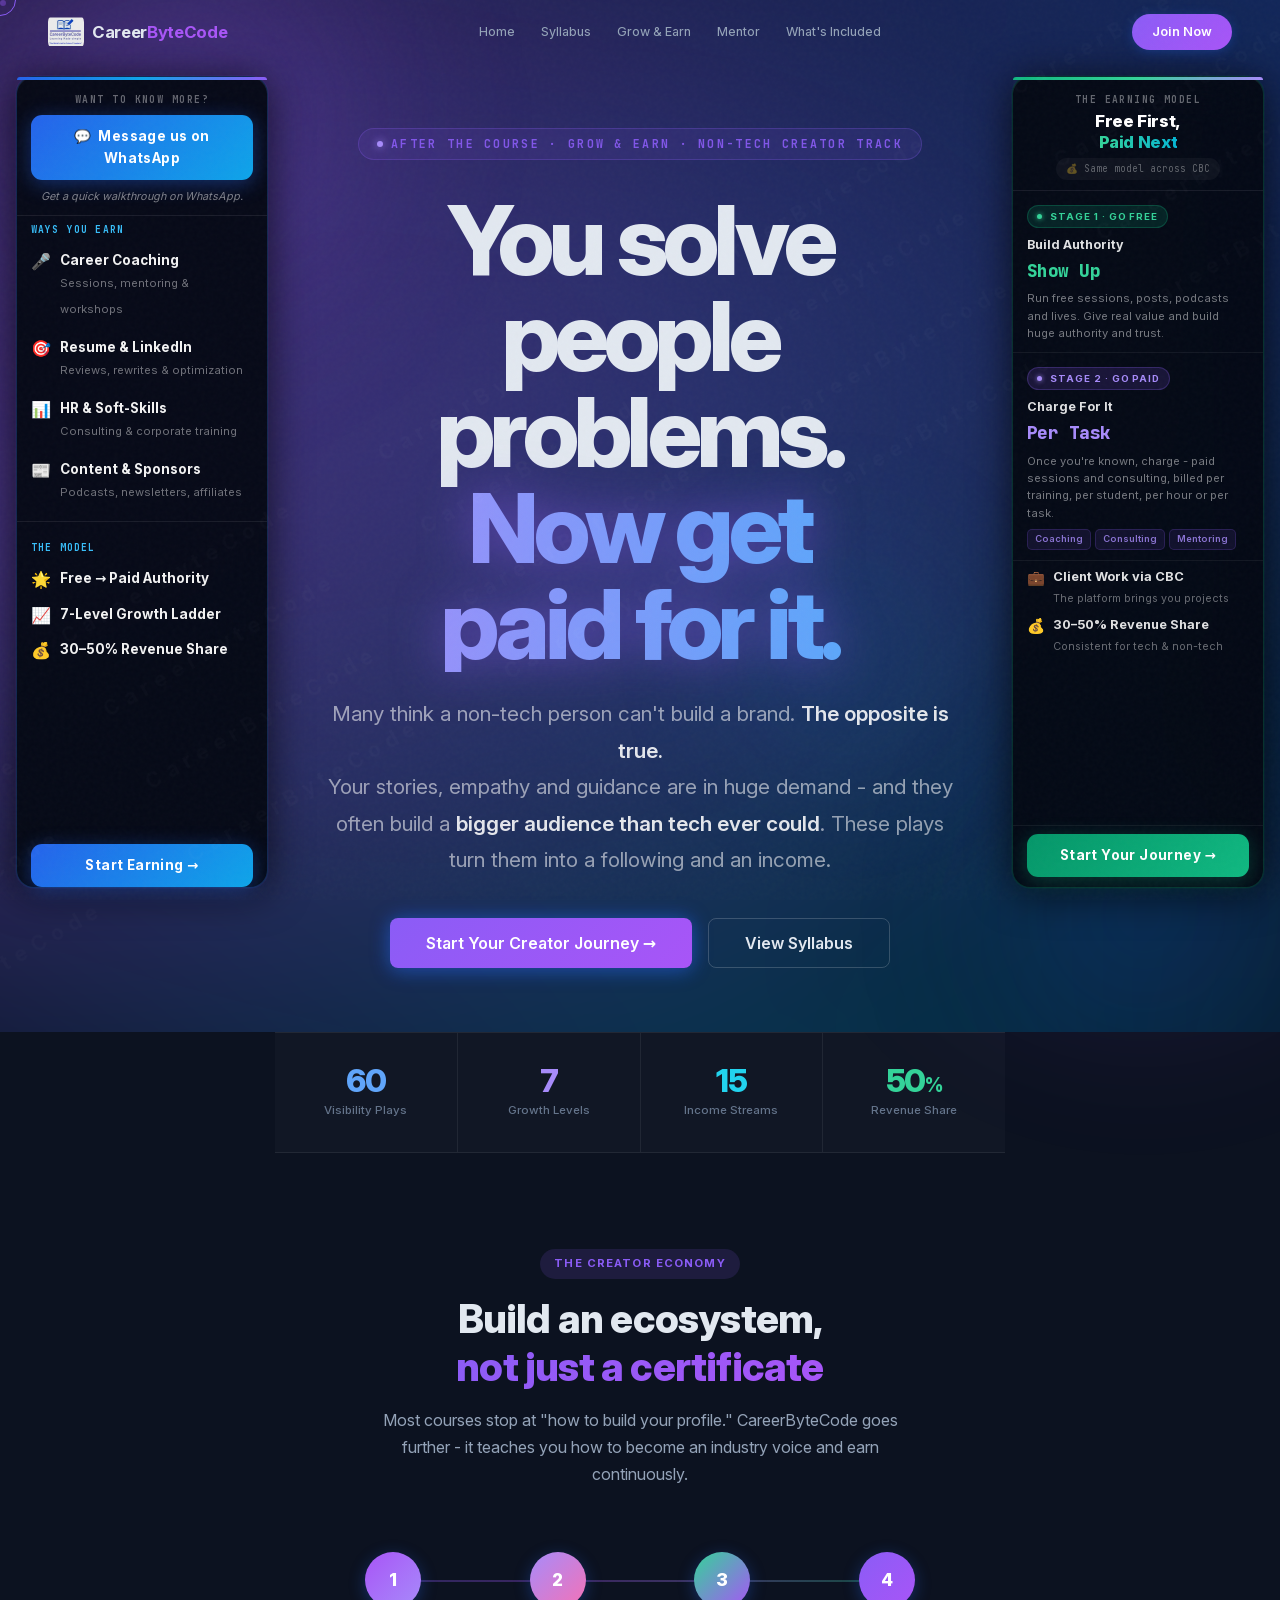
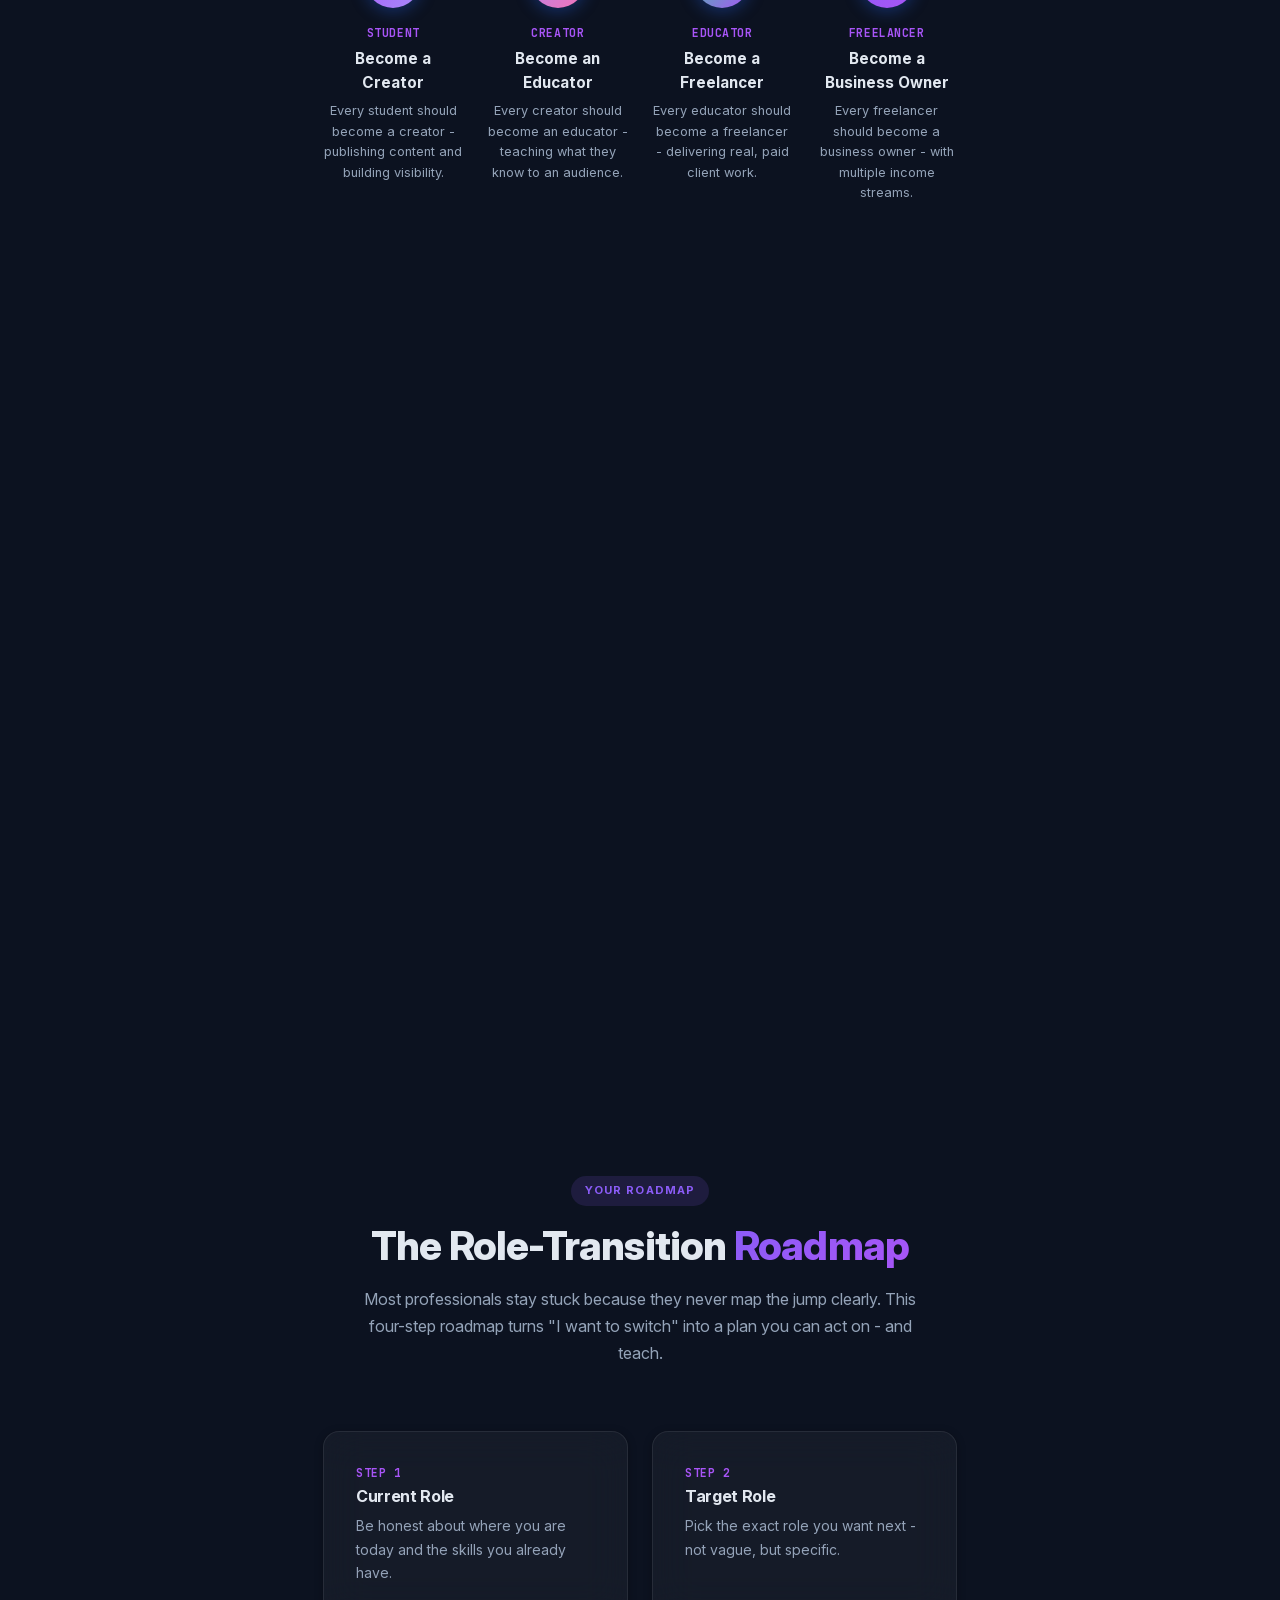
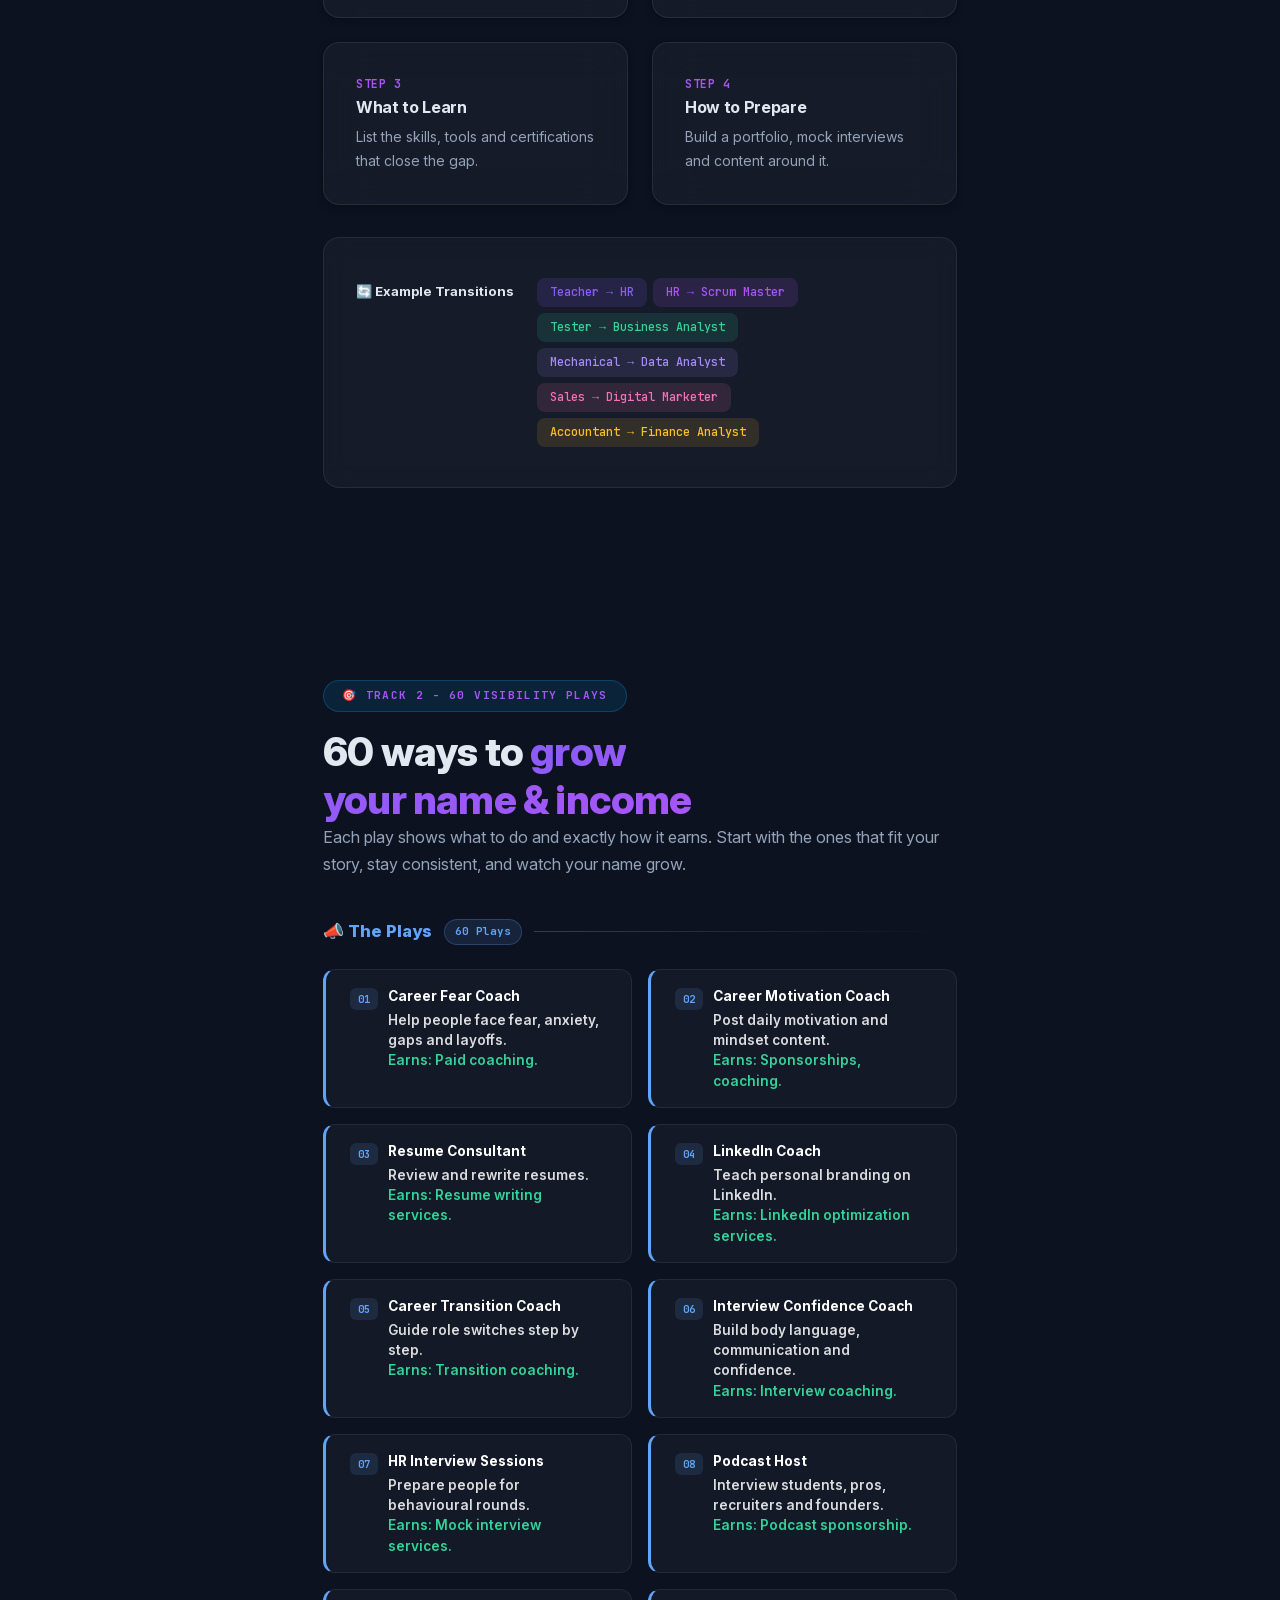
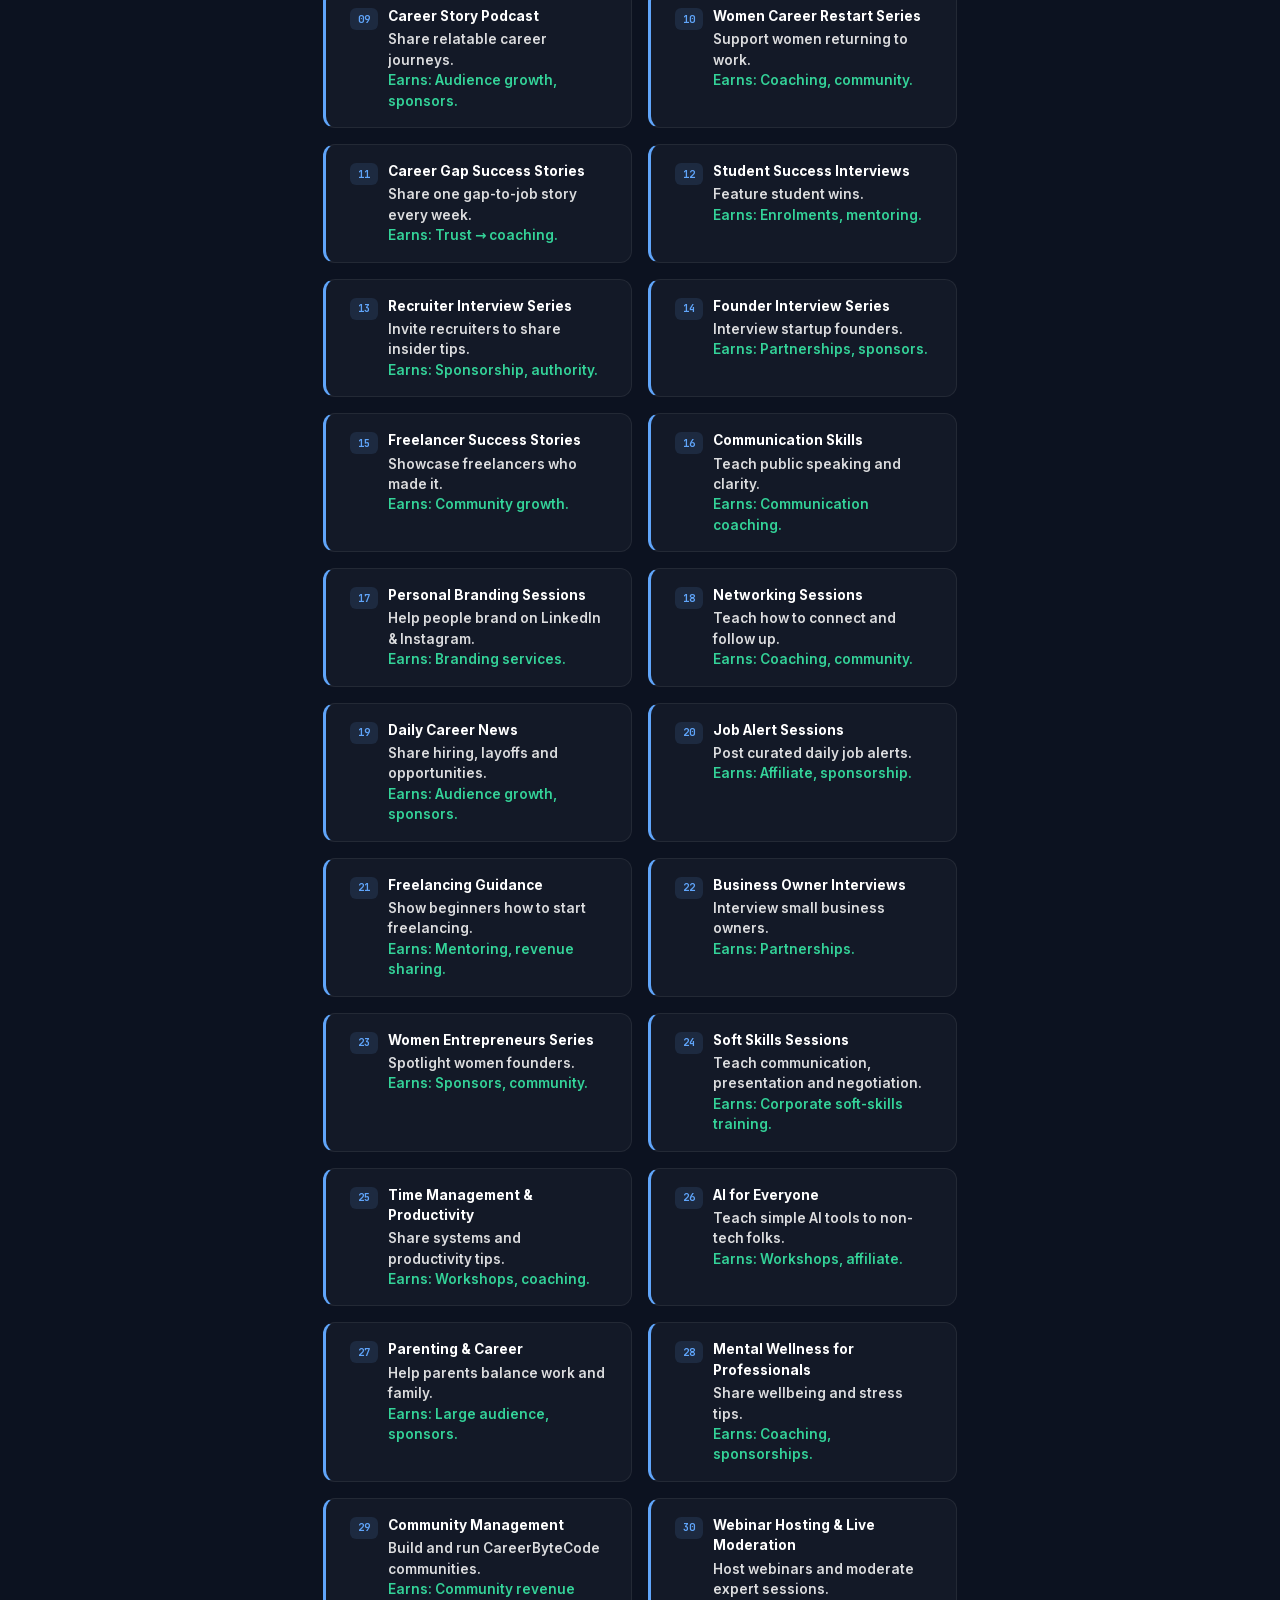
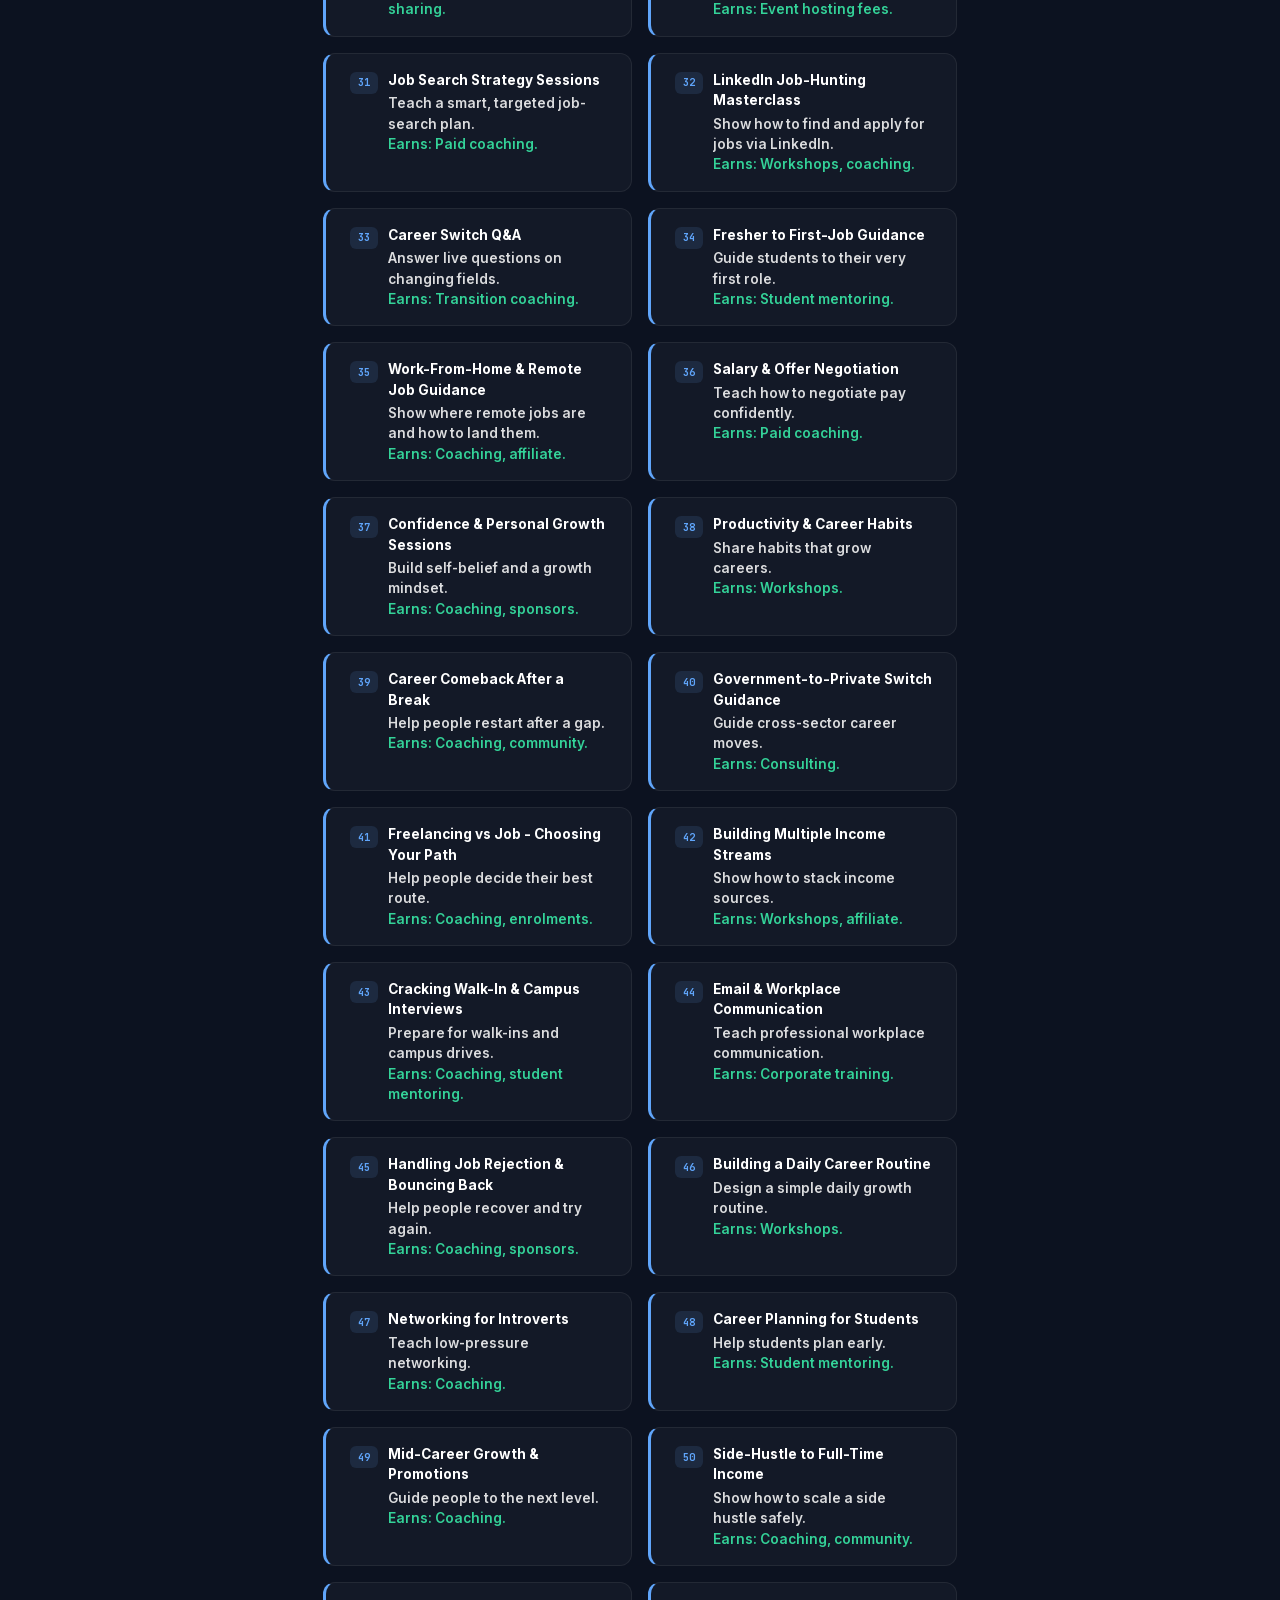
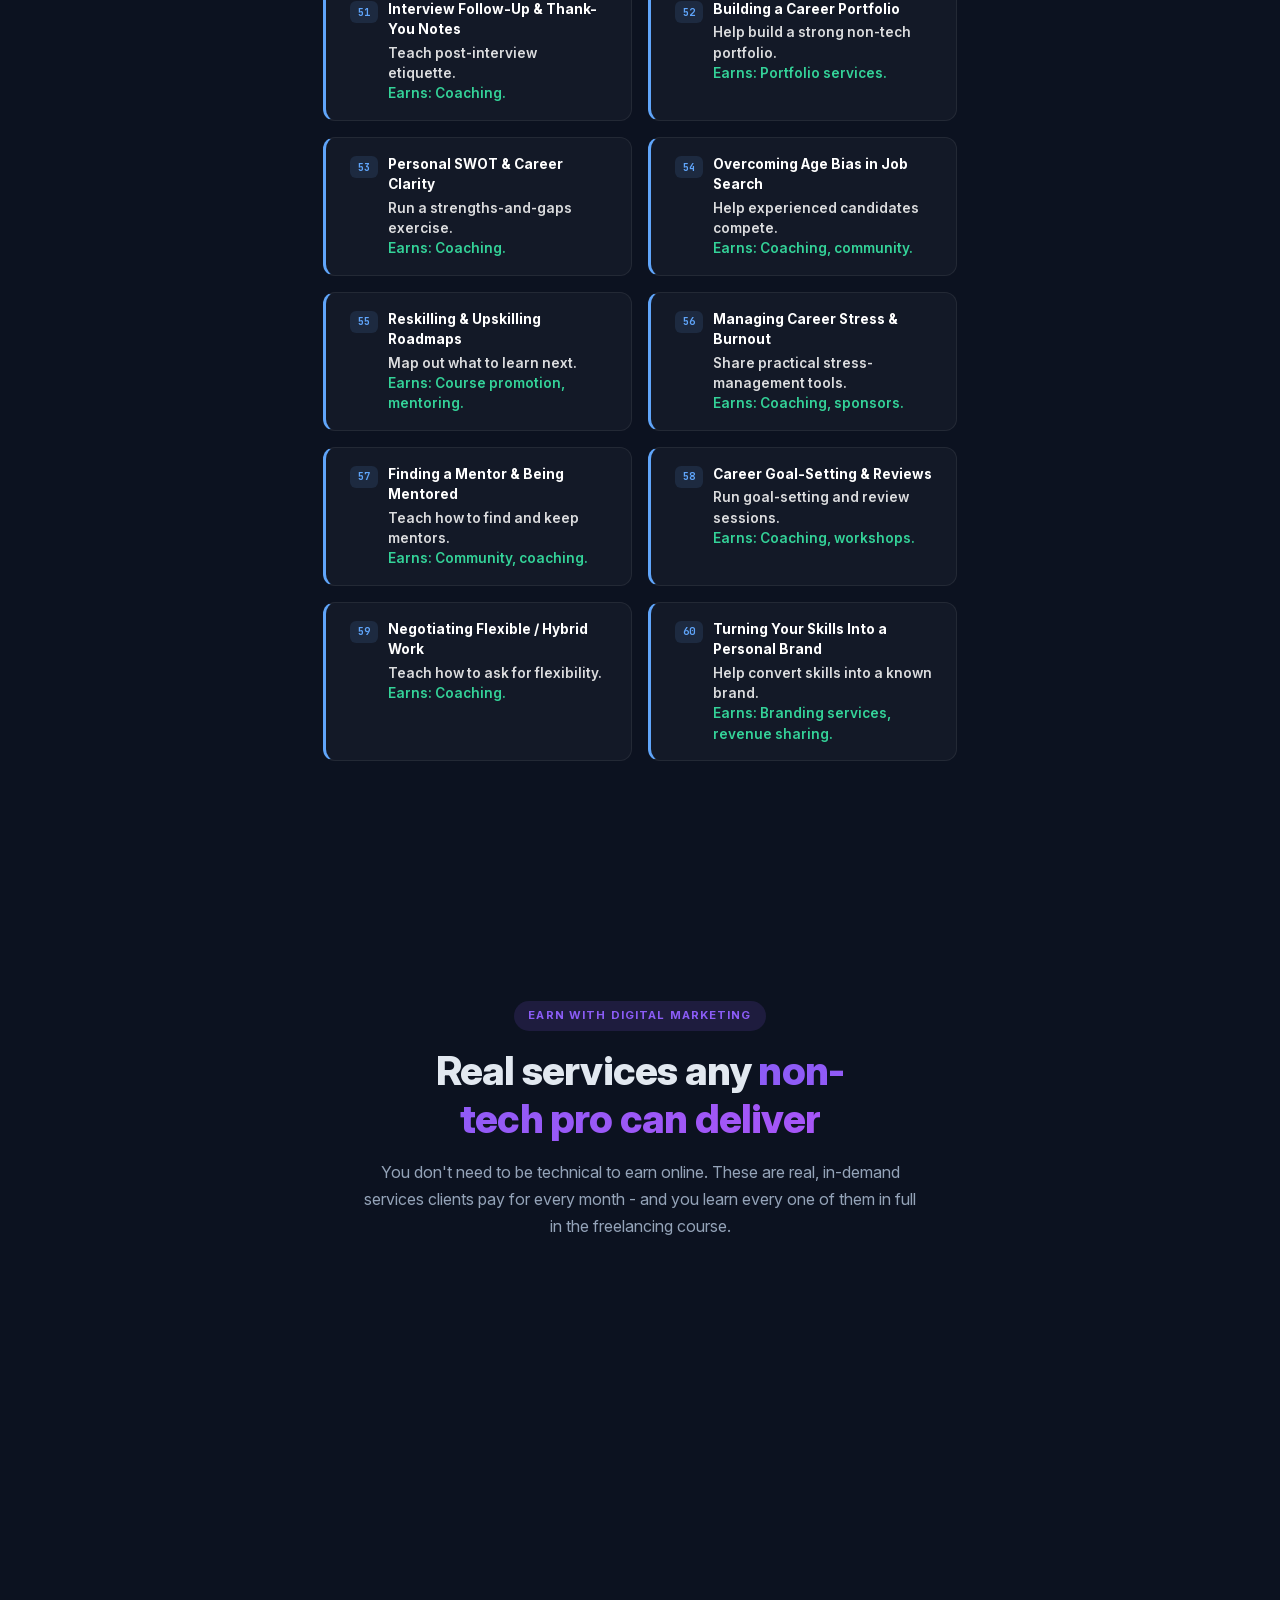
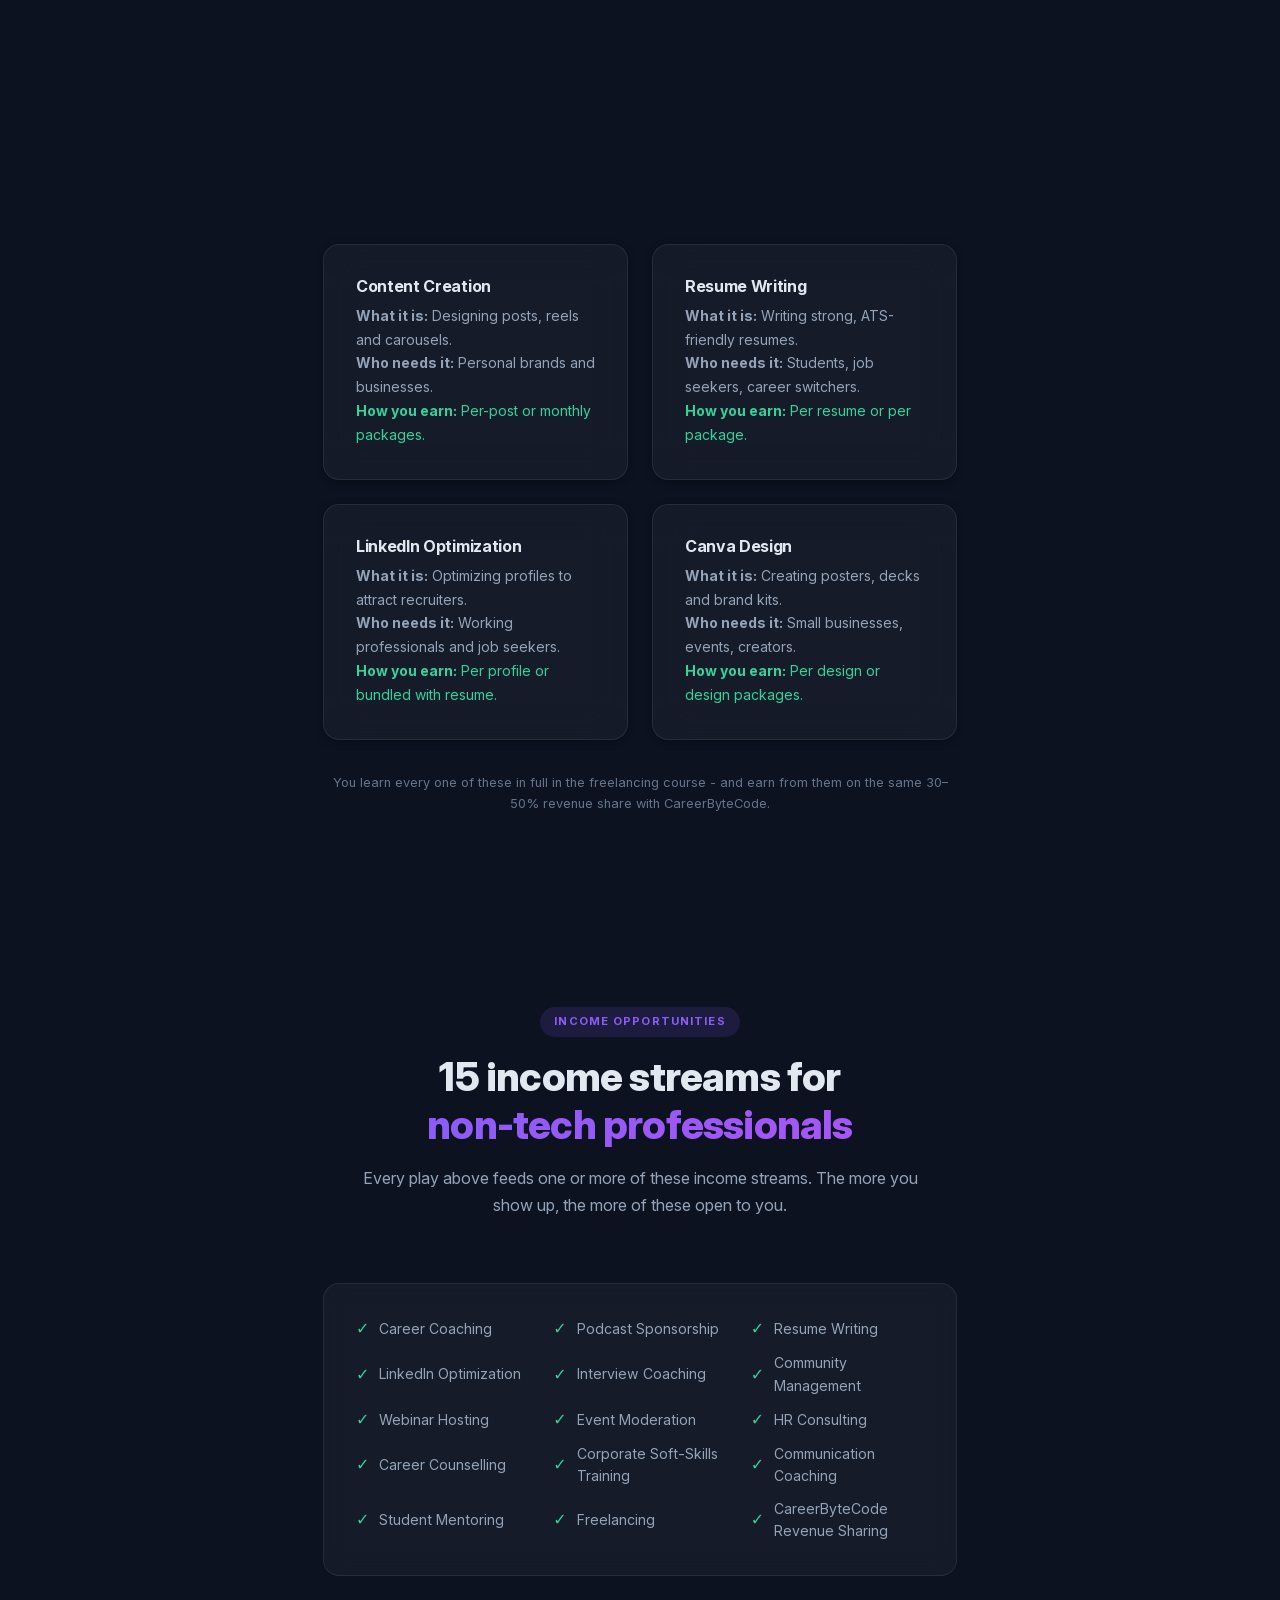
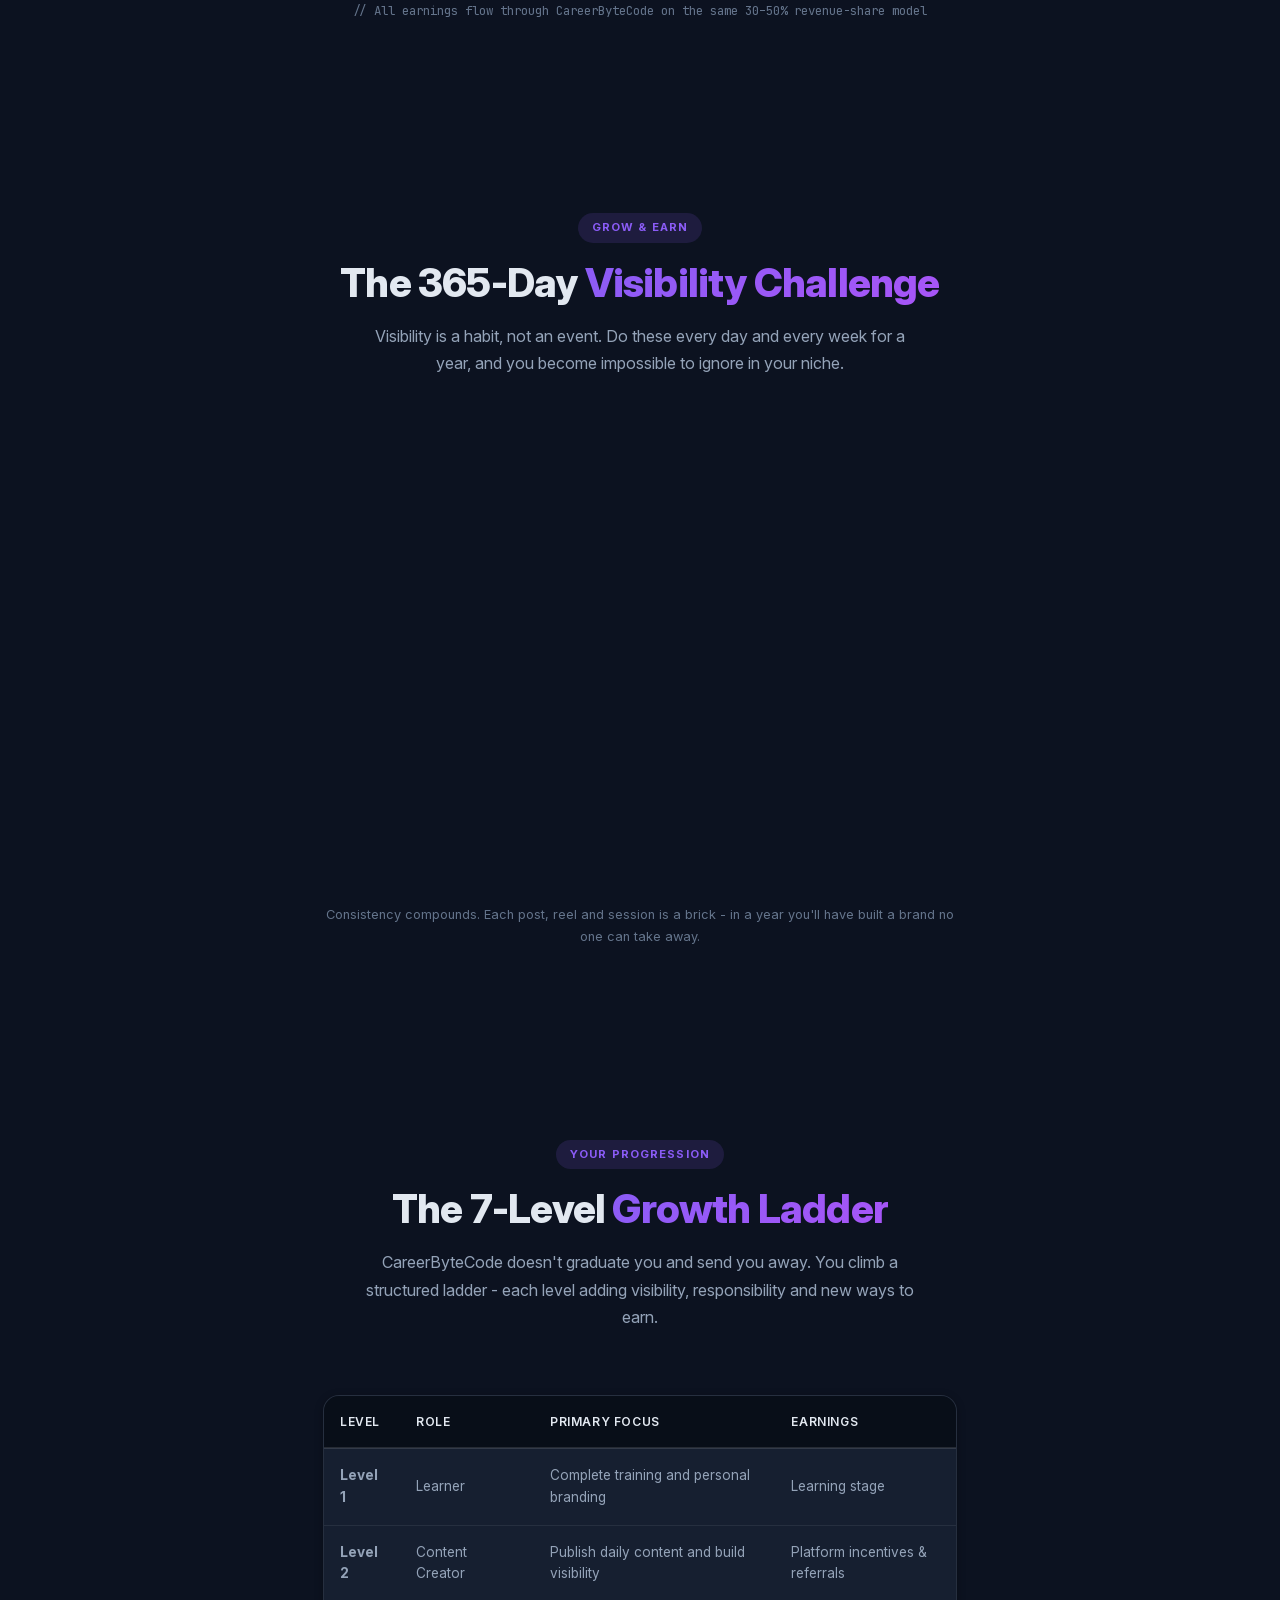
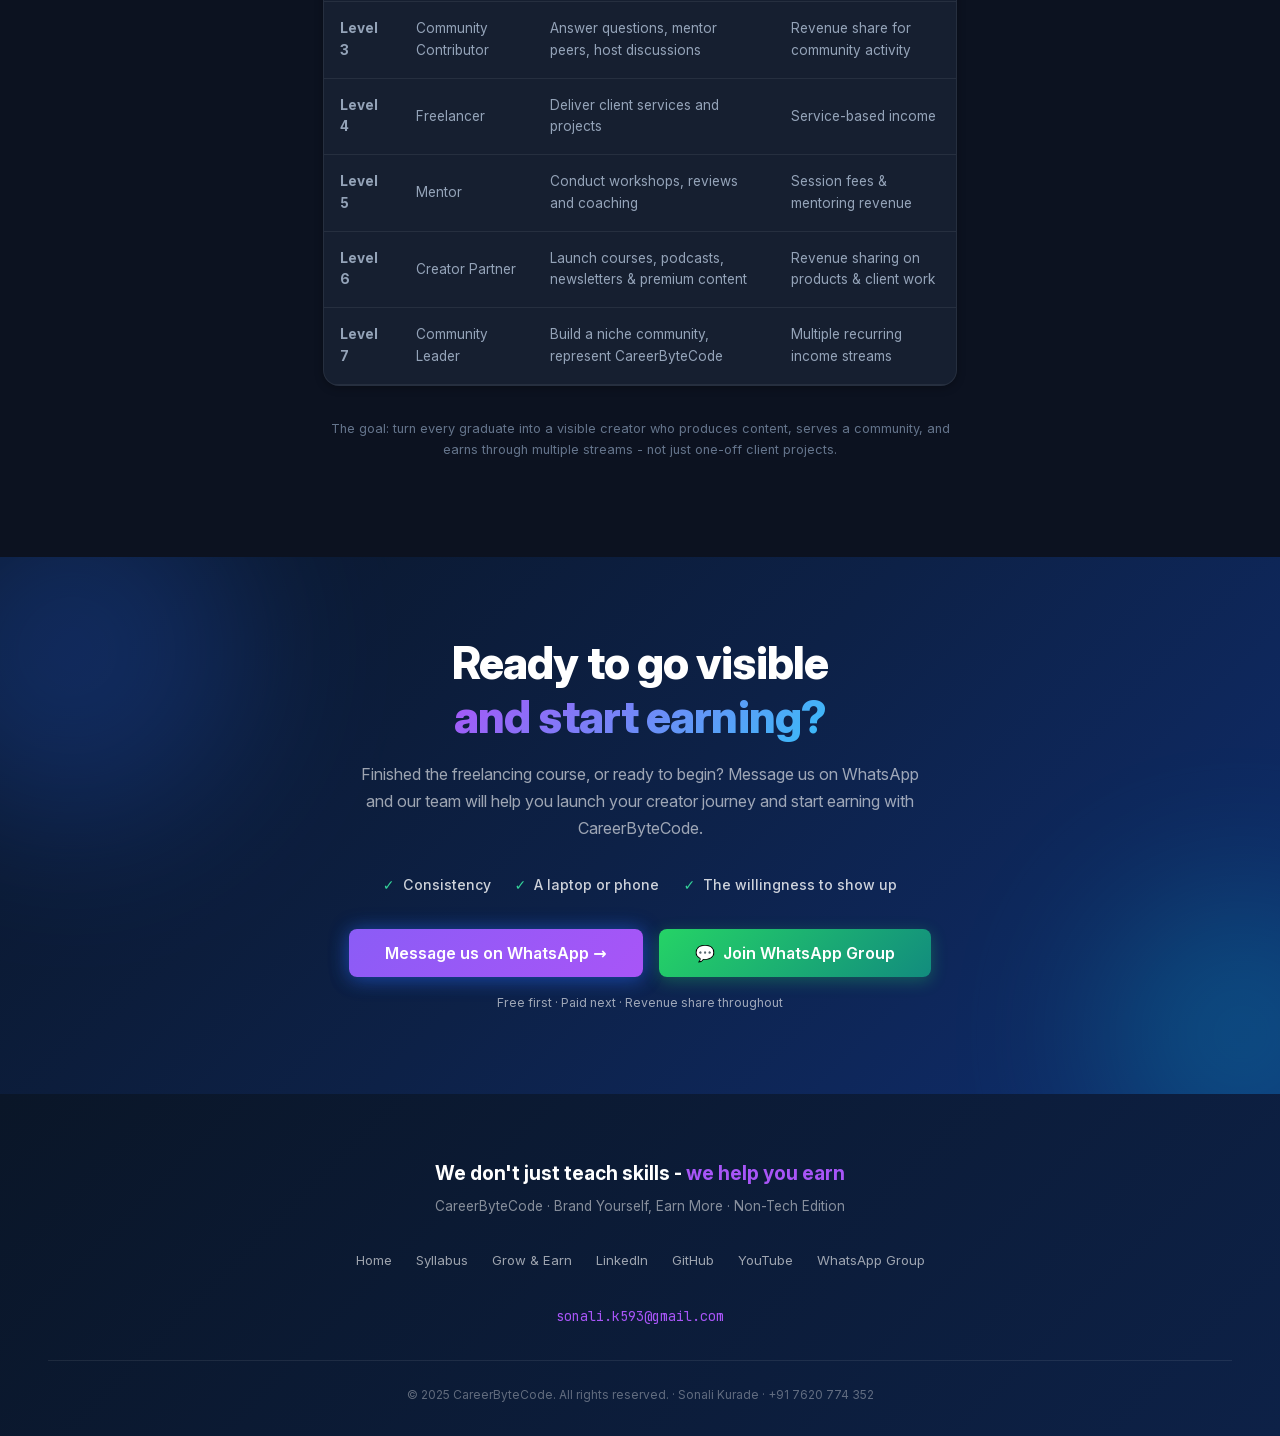
<file: earn.html>
<!DOCTYPE html>
<html lang="en" data-theme="dark">
<head>
<meta charset="UTF-8">
<meta name="viewport" content="width=device-width, initial-scale=1.0">
<meta name="description" content="Grow &amp; Earn as a Non-Tech Professional - the CareerByteCode creator-economy playbook. 60 visibility plays, a 7-level growth ladder, 15 income streams and the Free to Paid earning model, all on a 30-50% revenue share.">
<meta property="og:title" content="Grow & Earn - Brand Yourself, Earn More | CareerByteCode">
<meta property="og:description" content="Turn your skills into visibility, authority and income. 60 visibility plays, the 365-day challenge, a 7-level growth ladder and 15 income streams.">
<meta property="og:type" content="website">
<meta property="og:url" content="https://careerbytecode.github.io/freelancing-nontechcourse/earn.html">
<meta name="twitter:card" content="summary_large_image">
<meta name="theme-color" content="#0c1220">
<link rel="canonical" href="https://careerbytecode.github.io/freelancing-nontechcourse/earn.html">
<link rel="icon" href="favicon-32.png" sizes="32x32" type="image/png">
<title>Grow & Earn - Brand Yourself, Earn More | CareerByteCode</title>
<link rel="preload" href="fonts/inter-latin.woff2" as="font" type="font/woff2" crossorigin>
<link rel="preload" href="fonts/jetbrains-mono-latin.woff2" as="font" type="font/woff2" crossorigin>
<link rel="stylesheet" href="shared-premium.css">
<style>
/* ===== SELF-HOSTED FONTS (Latin subset, variable axes preserved) ===== */
@font-face{font-family:'Inter';font-style:normal;font-weight:300 800;font-display:optional;src:url('fonts/inter-latin.woff2') format('woff2');unicode-range:U+0000-00FF,U+0131,U+0152-0153,U+02BB-02BC,U+02C6,U+02DA,U+02DC,U+0304,U+0308,U+0329,U+2000-206F,U+20AC,U+2122,U+2191,U+2193,U+2212,U+2215,U+FEFF,U+FFFD;}
@font-face{font-family:'JetBrains Mono';font-style:normal;font-weight:400 800;font-display:optional;src:url('fonts/jetbrains-mono-latin.woff2') format('woff2');unicode-range:U+0000-00FF,U+0131,U+0152-0153,U+02BB-02BC,U+02C6,U+02DA,U+02DC,U+0304,U+0308,U+0329,U+2000-206F,U+20AC,U+2122,U+2191,U+2193,U+2212,U+2215,U+FEFF,U+FFFD;}

/* ===== HERO ===== */
.proj-hero{min-height:88vh;padding:0;background:#060d1a;position:relative;overflow:hidden;}
.proj-hero__content{position:relative;z-index:5;display:flex;flex-direction:column;align-items:center;justify-content:center;min-height:88vh;padding:calc(var(--nav-h) + var(--sp-8)) var(--sp-6) var(--sp-8);}

.proj-hero-mesh{position:absolute;inset:-50%;width:200%;height:200%;background:
  radial-gradient(ellipse at 15% 50%,rgba(139,92,246,0.4) 0%,transparent 50%),
  radial-gradient(ellipse at 85% 20%,rgba(37,99,235,0.35) 0%,transparent 50%),
  radial-gradient(ellipse at 55% 85%,rgba(14,165,233,0.28) 0%,transparent 50%),
  radial-gradient(ellipse at 35% 30%,rgba(168,85,247,0.22) 0%,transparent 50%);
animation:mesh-morph 22s ease-in-out infinite;pointer-events:none;z-index:0;filter:blur(50px);}
@keyframes mesh-morph{
  0%{transform:translate(0,0) rotate(0deg) scale(1);}
  25%{transform:translate(4%,-3%) rotate(2deg) scale(1.04);}
  50%{transform:translate(-3%,4%) rotate(-2deg) scale(0.97);}
  75%{transform:translate(3%,2%) rotate(3deg) scale(1.03);}
  100%{transform:translate(0,0) rotate(0deg) scale(1);}
}

.proj-hero-orb{position:absolute;border-radius:50%;filter:blur(80px);opacity:0.55;pointer-events:none;will-change:transform;}
.proj-hero-orb--1{width:550px;height:550px;background:radial-gradient(circle,rgba(139,92,246,0.45),transparent 70%);top:-15%;left:-8%;animation:porb1 22s ease-in-out infinite;}
.proj-hero-orb--2{width:400px;height:400px;background:radial-gradient(circle,rgba(37,99,235,0.4),transparent 70%);bottom:-8%;right:-5%;animation:porb2 28s ease-in-out infinite;}
.proj-hero-orb--3{width:280px;height:280px;background:radial-gradient(circle,rgba(14,165,233,0.3),transparent 70%);top:50%;left:55%;animation:porb3 18s ease-in-out infinite;}
@keyframes porb1{0%,100%{transform:translate(0,0);}50%{transform:translate(50px,30px);}}
@keyframes porb2{0%,100%{transform:translate(0,0);}50%{transform:translate(-40px,-30px);}}
@keyframes porb3{0%,100%{transform:translate(0,0);}50%{transform:translate(60px,-40px);}}

.proj-hero__kicker{font-family:var(--font-mono);font-size:0.72rem;font-weight:700;letter-spacing:0.2em;text-transform:uppercase;color:rgba(139,92,246,0.9);background:rgba(139,92,246,0.1);border:1px solid rgba(139,92,246,0.25);padding:6px 18px;border-radius:var(--r-full);margin-bottom:var(--sp-4);display:inline-flex;align-items:center;gap:8px;}
.proj-hero__kicker-dot{width:6px;height:6px;background:#a78bfa;border-radius:50%;box-shadow:0 0 8px #a78bfa;animation:kdot 2s ease-in-out infinite;}
@keyframes kdot{0%,100%{opacity:1;transform:scale(1);}50%{opacity:0.5;transform:scale(0.7);}}

.proj-hero__title{font-size:clamp(3rem,8vw,6rem);font-weight:800;letter-spacing:-0.05em;line-height:1.0;text-align:center;margin-bottom:var(--sp-3);}
.proj-hero__title-line{display:block;color:#e2e8f0;}
.proj-hero__title-line--glow{
  background:linear-gradient(90deg,#a78bfa 0%,#60a5fa 35%,#38bdf8 55%,rgba(255,255,255,0.95) 58%,#38bdf8 61%,#60a5fa 80%,#a78bfa 100%);
  background-size:220% 100%;
  -webkit-background-clip:text;-webkit-text-fill-color:transparent;background-clip:text;
  filter:drop-shadow(0 0 24px rgba(139,92,246,0.5));
  animation:title-shimmer 5s ease-in-out infinite,title-glow 3s ease-in-out infinite alternate;
}
@keyframes title-shimmer{0%{background-position:120% 50%;}100%{background-position:-80% 50%;}}
@keyframes title-glow{0%{filter:drop-shadow(0 0 20px rgba(139,92,246,0.4));}100%{filter:drop-shadow(0 0 40px rgba(96,165,250,0.6));}}

.proj-hero__sub{font-size:clamp(1rem,2.2vw,1.3rem);color:rgba(255,255,255,0.55);max-width:640px;text-align:center;line-height:1.75;margin-bottom:var(--sp-5);}
.proj-hero__sub strong{color:rgba(255,255,255,0.88);font-weight:600;}

/* ===== VALUE PANEL (fixed left, desktop) - identical to index.html ===== */
.value-panel{position:fixed;left:16px;top:calc(var(--nav-h,64px) + 12px);bottom:12px;z-index:50;width:252px;background:rgba(5,9,20,0.95);backdrop-filter:blur(24px);-webkit-backdrop-filter:blur(24px);border:1px solid rgba(59,130,246,0.25);border-radius:18px;padding:0;box-shadow:0 4px 40px rgba(0,0,0,0.7),0 0 0 1px rgba(139,92,246,0.1),inset 0 1px 0 rgba(255,255,255,0.06);display:flex;flex-direction:column;}
.value-panel::before{content:'';display:block;height:3px;background:linear-gradient(90deg,#2563eb,#0ea5e9,#8b5cf6);border-radius:18px 18px 0 0;flex-shrink:0;}
.vp-scroll{flex:1;overflow-y:auto;display:flex;flex-direction:column;gap:8px;padding:0 0 4px;scrollbar-width:thin;scrollbar-color:rgba(59,130,246,0.25) transparent;}
.vp-scroll::-webkit-scrollbar{width:3px;}
.vp-scroll::-webkit-scrollbar-thumb{background:rgba(59,130,246,0.3);border-radius:2px;}
.vp-header{text-align:center;padding:12px 14px 10px;border-bottom:1px solid rgba(255,255,255,0.08);flex-shrink:0;}
.vp-eyebrow{font-size:0.6rem;font-weight:700;letter-spacing:0.15em;text-transform:uppercase;color:rgba(255,255,255,0.38);font-family:var(--font-mono);margin-bottom:4px;}
.vp-price{font-size:2rem;font-weight:800;color:#fff;letter-spacing:-0.04em;line-height:1.1;}
.vp-price sup{font-size:1rem;font-weight:700;color:#38bdf8;vertical-align:super;line-height:0;}
.vp-hook{font-size:0.68rem;color:rgba(255,255,255,0.48);margin-top:4px;font-style:italic;line-height:1.5;}
.vp-label{font-size:0.6rem;font-weight:700;letter-spacing:0.12em;text-transform:uppercase;color:#38bdf8;font-family:var(--font-mono);padding:6px 14px 2px;}
.vp-item{display:flex;align-items:flex-start;gap:9px;padding:5px 14px;transition:background 0.15s;cursor:default;}
.vp-item:hover{background:rgba(255,255,255,0.05);}
.vp-ico{font-size:1rem;flex-shrink:0;margin-top:1px;line-height:1;}
.vp-txt strong{display:block;font-size:0.84rem;font-weight:700;color:rgba(255,255,255,0.95);line-height:1.3;}
.vp-txt span{font-size:0.7rem;color:rgba(255,255,255,0.42);line-height:1.45;}
.vp-divider{height:1px;background:rgba(255,255,255,0.08);margin:4px 0;}
.vp-footer{flex-shrink:0;padding:8px 14px 0;}
.vp-cta{display:block;text-align:center;background:linear-gradient(135deg,#2563eb,#0ea5e9);color:#fff !important;font-size:0.84rem;font-weight:700;padding:11px;border-radius:11px;text-decoration:none !important;letter-spacing:0.03em;transition:all 0.2s;box-shadow:0 4px 20px rgba(37,99,235,0.4);}
.vp-cta:hover{transform:translateY(-2px);box-shadow:0 8px 28px rgba(37,99,235,0.55);}

/* ===== MOBILE TOP TICKER ===== */
.value-ticker-wrap{display:none;position:fixed;top:var(--nav-h,64px);left:0;right:0;z-index:48;background:rgba(5,9,20,0.96);border-bottom:1px solid rgba(59,130,246,0.18);overflow:hidden;height:34px;align-items:center;}
.value-ticker{display:inline-flex;align-items:center;white-space:nowrap;animation:ticker-scroll 36s linear infinite;}
@keyframes ticker-scroll{0%{transform:translateX(0);}100%{transform:translateX(-50%);}}
.value-ticker .vt-item{font-size:0.7rem;color:rgba(255,255,255,0.65);padding:0 8px;font-weight:500;}
.value-ticker .vt-sep{color:rgba(59,130,246,0.5);padding:0 2px;font-weight:700;}

/* ===== MOBILE BOTTOM BAR ===== */
.value-bottom-bar{display:none;position:fixed;bottom:0;left:0;right:0;z-index:48;background:rgba(5,9,20,0.97);backdrop-filter:blur(12px);-webkit-backdrop-filter:blur(12px);border-top:1px solid rgba(59,130,246,0.18);padding:10px 16px;align-items:center;justify-content:space-between;gap:10px;}
.vbb-info strong{display:block;font-size:0.88rem;font-weight:700;color:#fff;}
.vbb-info span{font-size:0.7rem;color:rgba(255,255,255,0.45);}
.vbb-btn{display:inline-flex;align-items:center;gap:5px;background:linear-gradient(135deg,#2563eb,#0ea5e9);color:#fff !important;font-size:0.8rem;font-weight:700;padding:10px 18px;border-radius:10px;text-decoration:none !important;white-space:nowrap;flex-shrink:0;box-shadow:0 4px 16px rgba(37,99,235,0.4);}

@media(max-width:1100px){
  .value-panel{display:none;}
  .value-ticker-wrap{display:flex;}
  .value-bottom-bar{display:flex;}
  body{padding-bottom:64px;}
}

/* ===== SCHEDULE PANEL (fixed right, desktop) ===== */
.schedule-panel{position:fixed;right:16px;top:calc(var(--nav-h,64px) + 12px);bottom:12px;z-index:50;width:252px;background:rgba(5,9,20,0.95);backdrop-filter:blur(24px);-webkit-backdrop-filter:blur(24px);border:1px solid rgba(16,185,129,0.22);border-radius:18px;padding:0;box-shadow:0 4px 40px rgba(0,0,0,0.7),0 0 0 1px rgba(16,185,129,0.08),inset 0 1px 0 rgba(255,255,255,0.06);display:flex;flex-direction:column;}
.schedule-panel::before{content:'';display:block;height:3px;background:linear-gradient(90deg,#10b981,#34d399,#a78bfa);border-radius:18px 18px 0 0;flex-shrink:0;}
.sp-scroll{flex:1;overflow-y:auto;display:flex;flex-direction:column;gap:0;padding:0 0 4px;scrollbar-width:thin;scrollbar-color:rgba(16,185,129,0.25) transparent;}
.sp-scroll::-webkit-scrollbar{width:3px;}
.sp-scroll::-webkit-scrollbar-thumb{background:rgba(16,185,129,0.3);border-radius:2px;}
.sp-header{text-align:center;padding:12px 14px 10px;border-bottom:1px solid rgba(255,255,255,0.08);flex-shrink:0;}
.sp-eyebrow{font-size:0.6rem;font-weight:700;letter-spacing:0.15em;text-transform:uppercase;color:rgba(255,255,255,0.38);font-family:var(--font-mono);margin-bottom:4px;}
.sp-title{font-size:1.05rem;font-weight:800;color:#fff;line-height:1.25;letter-spacing:-0.02em;}
.sp-title-accent{background:linear-gradient(90deg,#34d399,#06b6d4);-webkit-background-clip:text;-webkit-text-fill-color:transparent;background-clip:text;}
.sp-timezone{display:inline-flex;align-items:center;gap:5px;font-size:0.6rem;color:rgba(255,255,255,0.35);margin-top:5px;font-family:var(--font-mono);background:rgba(255,255,255,0.04);padding:3px 10px;border-radius:var(--r-full);}
.sp-session{padding:10px 14px;}
.sp-session + .sp-session{border-top:1px solid rgba(255,255,255,0.06);}
.sp-session-badge{display:inline-flex;align-items:center;gap:5px;font-size:0.6rem;font-weight:700;letter-spacing:0.1em;text-transform:uppercase;padding:3px 9px;border-radius:var(--r-full);margin-bottom:7px;}
.sp-session--morning .sp-session-badge{background:rgba(16,185,129,0.15);color:#34d399;border:1px solid rgba(16,185,129,0.25);}
.sp-session--aiops .sp-session-badge{background:rgba(139,92,246,0.15);color:#a78bfa;border:1px solid rgba(139,92,246,0.25);}
.sp-live-dot{width:5px;height:5px;background:#34d399;border-radius:50%;box-shadow:0 0 5px #34d399;display:inline-block;animation:sp-blink 1.8s ease-in-out infinite;}
.sp-ai-dot{width:5px;height:5px;background:#a78bfa;border-radius:50%;box-shadow:0 0 5px #a78bfa;display:inline-block;animation:sp-blink 1.8s ease-in-out infinite;}
@keyframes sp-blink{0%,100%{opacity:1;}50%{opacity:0.3;}}
.sp-session-days{font-size:0.78rem;font-weight:700;color:rgba(255,255,255,0.88);margin-bottom:2px;}
.sp-session-time{font-size:1.1rem;font-weight:800;letter-spacing:-0.03em;margin-bottom:5px;font-family:var(--font-mono);}
.sp-session--morning .sp-session-time{color:#34d399;}
.sp-session--aiops .sp-session-time{color:#a78bfa;}
.sp-session-desc{font-size:0.7rem;color:rgba(255,255,255,0.45);line-height:1.55;}
.sp-tags{display:flex;flex-wrap:wrap;gap:4px;margin-top:7px;}
.sp-tag{font-size:0.58rem;font-weight:600;padding:2px 7px;border-radius:5px;background:rgba(139,92,246,0.1);color:rgba(167,139,250,0.8);border:1px solid rgba(139,92,246,0.2);}
.sp-commit{padding:8px 14px;border-top:1px solid rgba(255,255,255,0.06);display:flex;flex-direction:column;gap:7px;}
.sp-commit-row{display:flex;align-items:flex-start;gap:8px;}
.sp-ico{font-size:0.9rem;flex-shrink:0;line-height:1.3;}
.sp-txt strong{display:block;font-size:0.8rem;font-weight:700;color:rgba(255,255,255,0.88);line-height:1.2;}
.sp-txt span{font-size:0.67rem;color:rgba(255,255,255,0.4);}
.sp-footer{flex-shrink:0;padding:8px 14px 10px;border-top:1px solid rgba(255,255,255,0.06);}
.sp-cta{display:block;text-align:center;background:linear-gradient(135deg,#059669,#10b981);color:#fff !important;font-size:0.84rem;font-weight:700;padding:11px;border-radius:11px;text-decoration:none !important;letter-spacing:0.03em;transition:all 0.2s;box-shadow:0 4px 20px rgba(16,185,129,0.28);}
.sp-cta:hover{transform:translateY(-2px);box-shadow:0 8px 28px rgba(16,185,129,0.42);}
@media(max-width:1100px){.schedule-panel{display:none;}}

/* ===== STATS BAR ===== */
.proj-stats{display:flex;justify-content:center;flex-wrap:wrap;gap:0;background:rgba(255,255,255,0.025);border-top:1px solid rgba(255,255,255,0.07);border-bottom:1px solid rgba(255,255,255,0.07);}

/* ===== PANEL-AWARE LAYOUT (desktop only) ===== */
@media(min-width:1101px){
  /* Push all main content into the zone between both fixed panels */
  main{padding-left:275px;padding-right:275px;}
  /* Re-expand full-bleed sections back to viewport width */
  .proj-hero,.ai-track-section,.trust-section,.enroll-section{
    margin-left:-275px;margin-right:-275px;
  }
  /* Hero content: restore clearance so title/CTA stay between panels */
  .proj-hero__content{padding-left:310px !important;padding-right:310px !important;}
  /* Trust section has no inner container - pad content directly */
  .trust-section{padding-left:310px;padding-right:310px;}
  /* Containers inside re-expanded sections: cap width to the safe zone */
  .ai-track-section .container,.enroll-section > .container{
    max-width:calc(100vw - 590px);
  }
}
.proj-stat{display:flex;flex-direction:column;align-items:center;padding:var(--sp-4) var(--sp-5);flex:1;min-width:140px;border-right:1px solid rgba(255,255,255,0.07);}
.proj-stat:last-child{border-right:none;}
.proj-stat__num{font-size:2rem;font-weight:800;letter-spacing:-0.04em;line-height:1;}
.proj-stat__label{font-size:0.72rem;color:var(--text-3);font-weight:500;margin-top:4px;text-align:center;}

/* ===== CATEGORY SECTION ===== */
.proj-track-header{margin-bottom:var(--sp-5);}
.proj-track-badge{display:inline-flex;align-items:center;gap:8px;padding:6px 18px;border-radius:var(--r-full);font-family:var(--font-mono);font-size:0.7rem;font-weight:700;letter-spacing:0.12em;text-transform:uppercase;margin-bottom:var(--sp-2);}
.proj-track-badge--devops{background:rgba(14,165,233,0.12);border:1px solid rgba(14,165,233,0.25);color:var(--accent-2);}
.proj-track-badge--ai{background:rgba(139,92,246,0.12);border:1px solid rgba(139,92,246,0.25);color:#c4b5fd;}

/* ===== PROJECT CATEGORY GROUPS ===== */
.proj-category{margin-bottom:var(--sp-6);}
.proj-cat-label{display:flex;align-items:center;gap:12px;margin-bottom:var(--sp-3);}
.proj-cat-name{font-size:1.05rem;font-weight:800;display:flex;align-items:center;gap:8px;}
.proj-cat-count{font-family:var(--font-mono);font-size:0.68rem;font-weight:700;padding:3px 10px;border-radius:var(--r-full);}
.proj-cat-line{flex:1;height:1px;background:linear-gradient(90deg,currentColor,transparent);opacity:0.2;}

/* AWS - amber */
.proj-cat--aws .proj-cat-name{color:#fbbf24;}
.proj-cat--aws .proj-cat-count{background:rgba(251,191,36,0.12);color:#fbbf24;border:1px solid rgba(251,191,36,0.25);}
.proj-cat--aws .proj-card{border-left-color:#fbbf24;}
.proj-cat--aws .proj-num{background:rgba(251,191,36,0.12);color:#fbbf24;}

/* Azure - blue */
.proj-cat--azure .proj-cat-name{color:#60a5fa;}
.proj-cat--azure .proj-cat-count{background:rgba(96,165,250,0.12);color:#60a5fa;border:1px solid rgba(96,165,250,0.25);}
.proj-cat--azure .proj-card{border-left-color:#60a5fa;}
.proj-cat--azure .proj-num{background:rgba(96,165,250,0.12);color:#60a5fa;}

/* CI/CD - cyan */
.proj-cat--cicd .proj-cat-name{color:#22d3ee;}
.proj-cat--cicd .proj-cat-count{background:rgba(34,211,238,0.12);color:#22d3ee;border:1px solid rgba(34,211,238,0.25);}
.proj-cat--cicd .proj-card{border-left-color:#22d3ee;}
.proj-cat--cicd .proj-num{background:rgba(34,211,238,0.12);color:#22d3ee;}

/* Kubernetes - indigo */
.proj-cat--k8s .proj-cat-name{color:#818cf8;}
.proj-cat--k8s .proj-cat-count{background:rgba(129,140,248,0.12);color:#818cf8;border:1px solid rgba(129,140,248,0.25);}
.proj-cat--k8s .proj-card{border-left-color:#818cf8;}
.proj-cat--k8s .proj-num{background:rgba(129,140,248,0.12);color:#818cf8;}

/* Ansible - rose */
.proj-cat--ansible .proj-cat-name{color:#fb7185;}
.proj-cat--ansible .proj-cat-count{background:rgba(251,113,133,0.12);color:#fb7185;border:1px solid rgba(251,113,133,0.25);}
.proj-cat--ansible .proj-card{border-left-color:#fb7185;}
.proj-cat--ansible .proj-num{background:rgba(251,113,133,0.12);color:#fb7185;}

/* ===== INDIVIDUAL PROJECT CARDS ===== */
.proj-grid{display:grid;grid-template-columns:repeat(auto-fill,minmax(300px,1fr));gap:var(--sp-2);}
.proj-card{background:rgba(255,255,255,0.03);border:1px solid rgba(255,255,255,0.07);border-left-width:3px;border-radius:var(--r-md);padding:var(--sp-2) var(--sp-3);display:flex;align-items:flex-start;gap:10px;transition:all 0.2s;cursor:default;}
.proj-card:hover{background:rgba(255,255,255,0.06);transform:translateX(4px);box-shadow:0 4px 20px rgba(0,0,0,0.2);}
.proj-num{font-family:var(--font-mono);font-size:0.65rem;font-weight:700;min-width:28px;height:22px;border-radius:6px;display:flex;align-items:center;justify-content:center;flex-shrink:0;margin-top:2px;}
.proj-title{font-size:0.85rem;font-weight:600;color:rgba(255,255,255,0.85);line-height:1.5;}
.proj-card:hover .proj-title{color:#fff;}

/* ===== AI PROJECTS SECTION ===== */
.ai-track-section{background:linear-gradient(180deg,#060d1a 0%,#09071a 40%,#0d0a1f 100%);position:relative;overflow:hidden;padding:var(--sp-10) 0;}
.ai-section-orb{position:absolute;border-radius:50%;filter:blur(100px);pointer-events:none;opacity:0.3;}
.ai-section-orb--1{width:500px;height:500px;background:#6d28d9;top:-10%;left:-5%;}
.ai-section-orb--2{width:400px;height:400px;background:#2563eb;bottom:-10%;right:-5%;}
.ai-section-orb--3{width:300px;height:300px;background:#4f46e5;top:40%;left:45%;}

.ai-grid{display:grid;grid-template-columns:repeat(auto-fill,minmax(340px,1fr));gap:var(--sp-3);}
.ai-card{background:rgba(139,92,246,0.06);border:1px solid rgba(139,92,246,0.18);border-radius:var(--r-lg);padding:var(--sp-3) var(--sp-4);position:relative;overflow:hidden;transition:all 0.25s;cursor:default;}
.ai-card::before{content:'';position:absolute;inset:0;background:linear-gradient(135deg,rgba(139,92,246,0.08),transparent 60%);pointer-events:none;}
.ai-card:hover{background:rgba(139,92,246,0.1);border-color:rgba(139,92,246,0.35);transform:translateY(-3px);box-shadow:0 8px 32px rgba(139,92,246,0.18);}
.ai-card__top{display:flex;align-items:center;gap:8px;margin-bottom:var(--sp-2);}
.ai-type{font-family:var(--font-mono);font-size:0.62rem;font-weight:700;letter-spacing:0.1em;text-transform:uppercase;padding:3px 10px;border-radius:var(--r-full);}
.ai-type--agentic{background:rgba(139,92,246,0.2);color:#c4b5fd;border:1px solid rgba(139,92,246,0.3);}
.ai-type--multi{background:rgba(14,165,233,0.15);color:#7dd3fc;border:1px solid rgba(14,165,233,0.3);}
.ai-card__num{font-family:var(--font-mono);font-size:0.65rem;color:rgba(255,255,255,0.25);margin-left:auto;}
.ai-card__domain{font-size:0.72rem;color:rgba(255,255,255,0.38);margin-bottom:6px;font-weight:500;}
.ai-card__title{font-size:0.92rem;font-weight:700;color:rgba(255,255,255,0.9);line-height:1.55;}
.ai-card:hover .ai-card__title{color:#fff;}

/* ===== TRUST THE PROCESS SECTION ===== */
.trust-section{background:linear-gradient(135deg,#060d1a 0%,#0d1a35 50%,#060d1a 100%);position:relative;overflow:hidden;padding:var(--sp-10) var(--sp-6);text-align:center;}
.trust-orb{position:absolute;border-radius:50%;filter:blur(90px);opacity:0.2;pointer-events:none;}
.trust-orb-1{width:450px;height:450px;background:#2563eb;top:-20%;left:-10%;}
.trust-orb-2{width:350px;height:350px;background:#8b5cf6;bottom:-20%;right:-10%;}

.trust-counter-wrap{display:inline-flex;flex-direction:column;align-items:center;justify-content:center;margin-bottom:var(--sp-5);}
.trust-counter{font-size:clamp(7rem,20vw,14rem);font-weight:800;letter-spacing:-0.06em;line-height:0.85;
  background:linear-gradient(135deg,#60a5fa 0%,#a78bfa 40%,#38bdf8 70%,#60a5fa 100%);
  background-size:200% 200%;
  -webkit-background-clip:text;-webkit-text-fill-color:transparent;background-clip:text;
  animation:counter-shimmer 6s ease-in-out infinite;}
@keyframes counter-shimmer{0%,100%{background-position:0% 50%;}50%{background-position:100% 50%;}}
.trust-counter-plus{font-size:clamp(3rem,8vw,6rem);font-weight:800;background:inherit;-webkit-background-clip:text;-webkit-text-fill-color:transparent;background-clip:text;}
.trust-counter-label{font-family:var(--font-mono);font-size:0.72rem;font-weight:700;letter-spacing:0.2em;text-transform:uppercase;color:rgba(255,255,255,0.35);margin-top:var(--sp-1);}

.trust-heading{font-size:clamp(1.8rem,4.5vw,3.2rem);font-weight:800;color:#fff;line-height:1.2;max-width:720px;margin:0 auto var(--sp-3);}
.trust-heading .accent{background:linear-gradient(90deg,#60a5fa,#a78bfa);-webkit-background-clip:text;-webkit-text-fill-color:transparent;background-clip:text;}
.trust-body{font-size:clamp(1rem,2vw,1.2rem);color:rgba(255,255,255,0.55);max-width:560px;margin:0 auto var(--sp-5);line-height:1.75;}
.trust-body strong{color:rgba(255,255,255,0.85);}

.trust-pills{display:flex;flex-wrap:wrap;justify-content:center;gap:10px;margin-bottom:var(--sp-6);}
.trust-pill{font-size:0.82rem;font-weight:600;padding:8px 20px;border-radius:var(--r-full);background:rgba(255,255,255,0.05);border:1px solid rgba(255,255,255,0.1);color:rgba(255,255,255,0.7);transition:all 0.2s;}
.trust-pill:hover{background:rgba(255,255,255,0.09);color:#fff;}
.trust-pill--star{background:rgba(251,191,36,0.08);border-color:rgba(251,191,36,0.2);color:#fbbf24;}
.trust-pill--star:hover{background:rgba(251,191,36,0.14);color:#fde68a;}

/* ===== ENROLL SECTION ===== */
.enroll-section{background:linear-gradient(135deg,#0a1628 0%,#0d2147 50%,#0f2d6e 100%);color:#fff;position:relative;overflow:hidden;padding:var(--sp-10) var(--sp-6);}
.enroll-section h2{color:#fff;}
.enroll-section h2 span{background:linear-gradient(135deg,var(--accent-2),#38bdf8);-webkit-background-clip:text;-webkit-text-fill-color:transparent;background-clip:text;}
.enroll-section p{color:rgba(255,255,255,0.6);}
.cta-orb{position:absolute;border-radius:50%;filter:blur(80px);pointer-events:none;opacity:0.25;}
.cta-orb-1{width:350px;height:350px;background:#2563eb;top:-15%;left:-8%;}
.cta-orb-2{width:280px;height:280px;background:#06b6d4;bottom:-15%;right:-8%;}
.cta-checklist{display:flex;flex-wrap:wrap;gap:var(--sp-3);justify-content:center;margin:var(--sp-4) 0;}
.cta-check-item{display:flex;align-items:center;gap:8px;font-size:0.88rem;color:rgba(255,255,255,0.8);font-weight:500;}
.cta-check-item .chk{color:#34d399;font-weight:700;}
.cta-note-sm{font-size:0.77rem;color:rgba(255,255,255,0.38);margin-top:var(--sp-2);}

/* ===== BTN EXTRAS ===== */
.btn--glow{box-shadow:0 0 20px rgba(37,99,235,0.4),0 4px 20px rgba(37,99,235,0.3);}
.btn--glow:hover{box-shadow:0 0 30px rgba(37,99,235,0.5),0 8px 30px rgba(37,99,235,0.4);}
.btn--whatsapp{background:linear-gradient(135deg,#25D366,#128C7E);color:#fff;box-shadow:0 4px 16px rgba(37,211,102,0.3);border:none;}
.btn--whatsapp:hover{transform:translateY(-2px);box-shadow:0 8px 28px rgba(37,211,102,0.45);}

@media(max-width:640px){
  .proj-hero__title{font-size:clamp(2.4rem,10vw,4rem);}
  .ai-grid{grid-template-columns:1fr;}
  .proj-grid{grid-template-columns:1fr;}
  .proj-stat{min-width:100px;padding:var(--sp-3) var(--sp-2);}
  .proj-stat__num{font-size:1.5rem;}
}

@media print{
  .nav,.scroll-progress,.nav__mobile,.orb,.btt,.noise,.value-panel,.schedule-panel,.value-ticker-wrap,.value-bottom-bar{display:none !important;}
  .reveal{opacity:1;transform:none;}
  body{background:#fff;color:#000;}
}
</style>
</head>
<body>

<div class="noise"></div>
<div class="orb orb-1"></div>
<div class="orb orb-2"></div>
<div class="orb orb-3"></div>
<div class="scroll-progress" role="progressbar" aria-label="Page scroll progress"></div>

<!-- VALUE PANEL (fixed left, desktop) -->
<aside class="value-panel" aria-label="Brand Yourself, Earn More program">
  <div class="vp-header">
    <div class="vp-eyebrow">Want to know more?</div>
    <a class="vp-cta" href="https://wa.me/917620774352" target="_blank" rel="noopener noreferrer" style="margin-top:8px;">&#128172;&nbsp; Message us on WhatsApp</a>
    <div class="vp-hook" style="margin-top:8px;">Get a quick walkthrough on WhatsApp.</div>
  </div>
  <div class="vp-scroll">
    <div class="vp-label">Ways you earn</div>
    <div class="vp-item">
      <span class="vp-ico">&#127908;</span>
      <div class="vp-txt"><strong>Career Coaching</strong><span>Sessions, mentoring &amp; workshops</span></div>
    </div>
    <div class="vp-item">
      <span class="vp-ico">&#127919;</span>
      <div class="vp-txt"><strong>Resume &amp; LinkedIn</strong><span>Reviews, rewrites &amp; optimization</span></div>
    </div>
    <div class="vp-item">
      <span class="vp-ico">&#128202;</span>
      <div class="vp-txt"><strong>HR &amp; Soft-Skills</strong><span>Consulting &amp; corporate training</span></div>
    </div>
    <div class="vp-item">
      <span class="vp-ico">&#128240;</span>
      <div class="vp-txt"><strong>Content &amp; Sponsors</strong><span>Podcasts, newsletters, affiliates</span></div>
    </div>
    <div class="vp-divider"></div>
    <div class="vp-label">The model</div>
    <div class="vp-item">
      <span class="vp-ico">&#127775;</span>
      <div class="vp-txt"><strong>Free &rarr; Paid Authority</strong></div>
    </div>
    <div class="vp-item">
      <span class="vp-ico">&#128200;</span>
      <div class="vp-txt"><strong>7-Level Growth Ladder</strong></div>
    </div>
    <div class="vp-item">
      <span class="vp-ico">&#128176;</span>
      <div class="vp-txt"><strong>30&ndash;50% Revenue Share</strong></div>
    </div>
  </div>
  <div class="vp-footer">
    <a class="vp-cta" href="https://wa.me/917620774352" target="_blank" rel="noopener noreferrer">Start Earning &rarr;</a>
  </div>
</aside>

<!-- SCHEDULE PANEL (fixed right, desktop) -->
<aside class="schedule-panel" aria-label="The earning model">
  <div class="sp-header">
    <div class="sp-eyebrow">The Earning Model</div>
    <div class="sp-title">Free First,<br><span class="sp-title-accent">Paid Next</span></div>
    <div class="sp-timezone">&#128176; Same model across CBC</div>
  </div>
  <div class="sp-scroll">
    <div class="sp-session sp-session--morning">
      <div class="sp-session-badge"><span class="sp-live-dot"></span>&nbsp;Stage 1 &middot; Go Free</div>
      <div class="sp-session-days">Build Authority</div>
      <div class="sp-session-time">Show Up</div>
      <div class="sp-session-desc">Run free sessions, posts, podcasts and lives. Give real value and build huge authority and trust.</div>
    </div>
    <div class="sp-session sp-session--aiops">
      <div class="sp-session-badge"><span class="sp-ai-dot"></span>&nbsp;Stage 2 &middot; Go Paid</div>
      <div class="sp-session-days">Charge For It</div>
      <div class="sp-session-time">Per Task</div>
      <div class="sp-session-desc">Once you're known, charge - paid sessions and consulting, billed per training, per student, per hour or per task.</div>
      <div class="sp-tags">
        <span class="sp-tag">Coaching</span>
        <span class="sp-tag">Consulting</span>
        <span class="sp-tag">Mentoring</span>
      </div>
    </div>
    <div class="sp-commit">
      <div class="sp-commit-row">
        <span class="sp-ico">&#128188;</span>
        <div class="sp-txt"><strong>Client Work via CBC</strong><span>The platform brings you projects</span></div>
      </div>
      <div class="sp-commit-row">
        <span class="sp-ico">&#128176;</span>
        <div class="sp-txt"><strong>30&ndash;50% Revenue Share</strong><span>Consistent for tech &amp; non-tech</span></div>
      </div>
    </div>
  </div>
  <div class="sp-footer">
    <a class="sp-cta" href="https://wa.me/917620774352" target="_blank" rel="noopener noreferrer">Start Your Journey &rarr;</a>
  </div>
</aside>

<!-- MOBILE TICKER -->
<div class="value-ticker-wrap" aria-hidden="true">
  <div class="value-ticker">
    <span class="vt-item">&#127908; Career Coaching</span><span class="vt-sep">&middot;</span>
    <span class="vt-item">&#127919; Resume &amp; LinkedIn</span><span class="vt-sep">&middot;</span>
    <span class="vt-item">&#128202; HR &amp; Soft-Skills</span><span class="vt-sep">&middot;</span>
    <span class="vt-item">&#128240; Podcasts &amp; Sponsors</span><span class="vt-sep">&middot;</span>
    <span class="vt-item">&#127775; Free &rarr; Paid Authority</span><span class="vt-sep">&middot;</span>
    <span class="vt-item">&#128200; 7-Level Growth Ladder</span><span class="vt-sep">&middot;</span>
    <span class="vt-item">&#128176; 30&ndash;50% Revenue Share</span><span class="vt-sep">&middot;</span>
    <span class="vt-item">&#127908; Career Coaching</span><span class="vt-sep">&middot;</span>
    <span class="vt-item">&#127919; Resume &amp; LinkedIn</span><span class="vt-sep">&middot;</span>
    <span class="vt-item">&#128202; HR &amp; Soft-Skills</span><span class="vt-sep">&middot;</span>
    <span class="vt-item">&#128240; Podcasts &amp; Sponsors</span><span class="vt-sep">&middot;</span>
  </div>
</div>

<!-- NAV -->
<nav class="nav" role="navigation" aria-label="Main navigation">
  <a class="nav__logo" href="index.html" aria-label="CareerByteCode home">
    <picture>
      <source srcset="cbc-logo-72.webp" type="image/webp">
      <img src="cbc-logo-72.png" alt="CBC" class="nav__logo-icon" width="36" height="36">
    </picture>
    <span class="nav__logo-text">Career<em>ByteCode</em></span>
  </a>
  <div class="nav__links">
    <a href="index.html">Home</a>
    <a href="syllabus.html">Syllabus</a>
    <a href="earn.html" class="active">Grow &amp; Earn</a>
    <a href="index.html#mentor">Mentor</a>
    <a href="index.html#included">What's Included</a>
  </div>
  <div style="display:flex;align-items:center;gap:12px;">
    <button class="theme-toggle" id="theme-toggle" aria-label="Toggle dark mode"></button>
    <a class="nav__cta" href="https://wa.me/917620774352" target="_blank" rel="noopener noreferrer">Join Now</a>
  </div>
  <button class="nav__hamburger" aria-label="Toggle menu" aria-expanded="false"><span></span><span></span><span></span></button>
</nav>
<div class="nav__mobile" role="navigation" aria-label="Mobile navigation">
  <a href="index.html">Home</a>
  <a href="syllabus.html">Syllabus</a>
  <a href="earn.html" class="active">Grow &amp; Earn</a>
  <a href="index.html#mentor">Mentor</a>
  <a href="index.html#included">What's Included</a>
  <button class="theme-toggle" id="theme-toggle-mobile" aria-label="Toggle dark mode" style="margin-top:12px;"></button>
  <a class="nav__cta" href="https://wa.me/917620774352" target="_blank" rel="noopener noreferrer" style="display:inline-flex;margin-top:12px;">Join Now</a>
</div>

<main>

<!-- ==================== HERO ==================== -->
<section class="proj-hero" id="hero">
  <div class="proj-hero-mesh"></div>
  <div class="proj-hero-orb proj-hero-orb--1"></div>
  <div class="proj-hero-orb proj-hero-orb--2"></div>
  <div class="proj-hero-orb proj-hero-orb--3"></div>
  <div class="proj-hero__content">
    <div class="proj-hero__kicker reveal">
      <span class="proj-hero__kicker-dot"></span>
      After the Course &middot; Grow &amp; Earn &middot; Non-Tech Creator Track
    </div>
    <h1 class="proj-hero__title reveal">
      <span class="proj-hero__title-line">You solve people problems.</span>
      <span class="proj-hero__title-line proj-hero__title-line--glow">Now get paid for it.</span>
    </h1>
    <p class="proj-hero__sub reveal">
      Many think a non-tech person can't build a brand. <strong>The opposite is true.</strong><br>
      Your stories, empathy and guidance are in huge demand - and they often build a <strong>bigger audience than tech ever could</strong>. These plays turn them into a following and an income.
    </p>
    <div class="hero__actions reveal" style="justify-content:center;">
      <a class="btn btn--primary btn--lg btn--magnetic btn--glow" href="https://wa.me/917620774352" target="_blank" rel="noopener noreferrer">Start Your Creator Journey &rarr;</a>
      <a class="btn btn--outline btn--lg btn--magnetic" href="syllabus.html">View Syllabus</a>
    </div>
  </div>
</section>

<!-- ==================== STATS ==================== -->
<div class="proj-stats" role="region" aria-label="Grow and earn statistics">
  <div class="proj-stat">
    <div class="proj-stat__num" style="color:#60a5fa;"><span data-count-to="60">-</span></div>
    <div class="proj-stat__label">Visibility Plays</div>
  </div>
  <div class="proj-stat">
    <div class="proj-stat__num" style="color:#a78bfa;"><span data-count-to="7">-</span></div>
    <div class="proj-stat__label">Growth Levels</div>
  </div>
  <div class="proj-stat">
    <div class="proj-stat__num" style="color:#22d3ee;"><span data-count-to="15">-</span></div>
    <div class="proj-stat__label">Income Streams</div>
  </div>
  <div class="proj-stat">
    <div class="proj-stat__num" style="color:#34d399;"><span data-count-to="50">-</span><span style="font-size:1.2rem;">%</span></div>
    <div class="proj-stat__label">Revenue Share</div>
  </div>
</div>

<!-- ==================== THE CREATOR ECONOMY ==================== -->
<section class="section reveal" id="creator-economy">
<div class="container">
  <div class="section-header">
    <div class="section-tag">the creator economy</div>
    <h2>Build an ecosystem, <span class="text-gradient">not just a certificate</span></h2>
    <p>Most courses stop at "how to build your profile." CareerByteCode goes further - it teaches you how to become an industry voice and earn continuously.</p>
  </div>
  <div class="journey-grid">
    <div class="journey-connector"></div>
    <div class="journey-step reveal">
      <div class="journey-step__num">1</div>
      <div class="journey-step__label">Student</div>
      <div class="journey-step__title">Become a Creator</div>
      <div class="journey-step__desc">Every student should become a creator - publishing content and building visibility.</div>
    </div>
    <div class="journey-step reveal">
      <div class="journey-step__num">2</div>
      <div class="journey-step__label">Creator</div>
      <div class="journey-step__title">Become an Educator</div>
      <div class="journey-step__desc">Every creator should become an educator - teaching what they know to an audience.</div>
    </div>
    <div class="journey-step reveal">
      <div class="journey-step__num">3</div>
      <div class="journey-step__label">Educator</div>
      <div class="journey-step__title">Become a Freelancer</div>
      <div class="journey-step__desc">Every educator should become a freelancer - delivering real, paid client work.</div>
    </div>
    <div class="journey-step reveal">
      <div class="journey-step__num">4</div>
      <div class="journey-step__label">Freelancer</div>
      <div class="journey-step__title">Become a Business Owner</div>
      <div class="journey-step__desc">Every freelancer should become a business owner - with multiple income streams.</div>
    </div>
  </div>
</div>
</section>

<!-- ==================== FREE -> PAID AUTHORITY PATH ==================== -->
<section class="section reveal" id="authority-path">
<div class="container">
  <div class="section-header">
    <div class="section-tag">the earning engine</div>
    <h2>The Free &rarr; Paid <span class="text-gradient">Authority Path</span></h2>
    <p>You don't start by charging. You start by showing up for free - consistently - until you become the name people trust. Then the money follows.</p>
  </div>
  <div class="features-grid" style="grid-template-columns:repeat(3,1fr);">
    <div class="card card--blue reveal">
      <div class="journey-step__label">Stage 1</div>
      <h4>Go Free</h4>
      <p>Run free sessions, posts, podcasts and lives. Give real value and build huge authority and trust.</p>
    </div>
    <div class="card card--purple reveal">
      <div class="journey-step__label">Stage 2</div>
      <h4>Go Paid</h4>
      <p>Once you're known, start charging - paid sessions and consulting, billed per training, per student, per hour or per task.</p>
    </div>
    <div class="card card--green reveal">
      <div class="journey-step__label">Stage 3</div>
      <h4>Revenue Share</h4>
      <p>Deliver through CareerByteCode and keep a 30&ndash;50% revenue share, with the platform bringing you clients and projects.</p>
    </div>
  </div>
  <p style="text-align:center;color:var(--text-3);font-size:0.8rem;margin-top:var(--sp-4);font-family:var(--font-mono);">// Free builds the audience. Paid converts it. Revenue share throughout.</p>
</div>
</section>

<!-- ==================== ROLE-TRANSITION ROADMAP ==================== -->
<section class="section reveal" id="role-transition">
<div class="container">
  <div class="section-header">
    <div class="section-tag">your roadmap</div>
    <h2>The Role-Transition <span class="text-gradient">Roadmap</span></h2>
    <p>Most professionals stay stuck because they never map the jump clearly. This four-step roadmap turns "I want to switch" into a plan you can act on - and teach.</p>
  </div>
  <div class="features-grid">
    <div class="card card--blue reveal">
      <div class="journey-step__label">Step 1</div>
      <h4>Current Role</h4>
      <p>Be honest about where you are today and the skills you already have.</p>
    </div>
    <div class="card card--purple reveal">
      <div class="journey-step__label">Step 2</div>
      <h4>Target Role</h4>
      <p>Pick the exact role you want next - not vague, but specific.</p>
    </div>
    <div class="card card--green reveal">
      <div class="journey-step__label">Step 3</div>
      <h4>What to Learn</h4>
      <p>List the skills, tools and certifications that close the gap.</p>
    </div>
    <div class="card card--gold reveal">
      <div class="journey-step__label">Step 4</div>
      <h4>How to Prepare</h4>
      <p>Build a portfolio, mock interviews and content around it.</p>
    </div>
  </div>
  <div class="tech-card" style="margin-top:var(--sp-4);">
    <div class="tc-row">
      <div class="tc-cat">&#128260; Example Transitions</div>
      <div class="tc-tags">
        <span class="ttag">Teacher &rarr; HR</span><span class="ttag ttag--cyan">HR &rarr; Scrum Master</span><span class="ttag ttag--green">Tester &rarr; Business Analyst</span><span class="ttag ttag--purple">Mechanical &rarr; Data Analyst</span><span class="ttag ttag--rose">Sales &rarr; Digital Marketer</span><span class="ttag ttag--gold">Accountant &rarr; Finance Analyst</span>
      </div>
    </div>
  </div>
</div>
</section>

<!-- ==================== 60 VISIBILITY PLAYS ==================== -->
<section class="section" id="visibility-plays">
<div class="container">
  <div class="proj-track-header reveal">
    <div class="proj-track-badge proj-track-badge--devops">&#127919; Track 2 - 60 Visibility Plays</div>
    <h2>60 ways to <span class="text-gradient">grow your name &amp; income</span></h2>
    <p style="max-width:640px;">Each play shows what to do and exactly how it earns. Start with the ones that fit your story, stay consistent, and watch your name grow.</p>
  </div>

  <div class="proj-category proj-cat--azure reveal">
    <div class="proj-cat-label">
      <span class="proj-cat-name">&#128227; The Plays</span>
      <span class="proj-cat-count">60 Plays</span>
      <span class="proj-cat-line"></span>
    </div>
    <div class="proj-grid">
      <div class="proj-card"><span class="proj-num">01</span><span class="proj-title"><strong style="color:#fff;display:block;margin-bottom:3px;">Career Fear Coach</strong>Help people face fear, anxiety, gaps and layoffs.<br><span style="color:var(--success);">Earns: Paid coaching.</span></span></div>
      <div class="proj-card"><span class="proj-num">02</span><span class="proj-title"><strong style="color:#fff;display:block;margin-bottom:3px;">Career Motivation Coach</strong>Post daily motivation and mindset content.<br><span style="color:var(--success);">Earns: Sponsorships, coaching.</span></span></div>
      <div class="proj-card"><span class="proj-num">03</span><span class="proj-title"><strong style="color:#fff;display:block;margin-bottom:3px;">Resume Consultant</strong>Review and rewrite resumes.<br><span style="color:var(--success);">Earns: Resume writing services.</span></span></div>
      <div class="proj-card"><span class="proj-num">04</span><span class="proj-title"><strong style="color:#fff;display:block;margin-bottom:3px;">LinkedIn Coach</strong>Teach personal branding on LinkedIn.<br><span style="color:var(--success);">Earns: LinkedIn optimization services.</span></span></div>
      <div class="proj-card"><span class="proj-num">05</span><span class="proj-title"><strong style="color:#fff;display:block;margin-bottom:3px;">Career Transition Coach</strong>Guide role switches step by step.<br><span style="color:var(--success);">Earns: Transition coaching.</span></span></div>
      <div class="proj-card"><span class="proj-num">06</span><span class="proj-title"><strong style="color:#fff;display:block;margin-bottom:3px;">Interview Confidence Coach</strong>Build body language, communication and confidence.<br><span style="color:var(--success);">Earns: Interview coaching.</span></span></div>
      <div class="proj-card"><span class="proj-num">07</span><span class="proj-title"><strong style="color:#fff;display:block;margin-bottom:3px;">HR Interview Sessions</strong>Prepare people for behavioural rounds.<br><span style="color:var(--success);">Earns: Mock interview services.</span></span></div>
      <div class="proj-card"><span class="proj-num">08</span><span class="proj-title"><strong style="color:#fff;display:block;margin-bottom:3px;">Podcast Host</strong>Interview students, pros, recruiters and founders.<br><span style="color:var(--success);">Earns: Podcast sponsorship.</span></span></div>
      <div class="proj-card"><span class="proj-num">09</span><span class="proj-title"><strong style="color:#fff;display:block;margin-bottom:3px;">Career Story Podcast</strong>Share relatable career journeys.<br><span style="color:var(--success);">Earns: Audience growth, sponsors.</span></span></div>
      <div class="proj-card"><span class="proj-num">10</span><span class="proj-title"><strong style="color:#fff;display:block;margin-bottom:3px;">Women Career Restart Series</strong>Support women returning to work.<br><span style="color:var(--success);">Earns: Coaching, community.</span></span></div>
      <div class="proj-card"><span class="proj-num">11</span><span class="proj-title"><strong style="color:#fff;display:block;margin-bottom:3px;">Career Gap Success Stories</strong>Share one gap-to-job story every week.<br><span style="color:var(--success);">Earns: Trust &rarr; coaching.</span></span></div>
      <div class="proj-card"><span class="proj-num">12</span><span class="proj-title"><strong style="color:#fff;display:block;margin-bottom:3px;">Student Success Interviews</strong>Feature student wins.<br><span style="color:var(--success);">Earns: Enrolments, mentoring.</span></span></div>
      <div class="proj-card"><span class="proj-num">13</span><span class="proj-title"><strong style="color:#fff;display:block;margin-bottom:3px;">Recruiter Interview Series</strong>Invite recruiters to share insider tips.<br><span style="color:var(--success);">Earns: Sponsorship, authority.</span></span></div>
      <div class="proj-card"><span class="proj-num">14</span><span class="proj-title"><strong style="color:#fff;display:block;margin-bottom:3px;">Founder Interview Series</strong>Interview startup founders.<br><span style="color:var(--success);">Earns: Partnerships, sponsors.</span></span></div>
      <div class="proj-card"><span class="proj-num">15</span><span class="proj-title"><strong style="color:#fff;display:block;margin-bottom:3px;">Freelancer Success Stories</strong>Showcase freelancers who made it.<br><span style="color:var(--success);">Earns: Community growth.</span></span></div>
      <div class="proj-card"><span class="proj-num">16</span><span class="proj-title"><strong style="color:#fff;display:block;margin-bottom:3px;">Communication Skills</strong>Teach public speaking and clarity.<br><span style="color:var(--success);">Earns: Communication coaching.</span></span></div>
      <div class="proj-card"><span class="proj-num">17</span><span class="proj-title"><strong style="color:#fff;display:block;margin-bottom:3px;">Personal Branding Sessions</strong>Help people brand on LinkedIn &amp; Instagram.<br><span style="color:var(--success);">Earns: Branding services.</span></span></div>
      <div class="proj-card"><span class="proj-num">18</span><span class="proj-title"><strong style="color:#fff;display:block;margin-bottom:3px;">Networking Sessions</strong>Teach how to connect and follow up.<br><span style="color:var(--success);">Earns: Coaching, community.</span></span></div>
      <div class="proj-card"><span class="proj-num">19</span><span class="proj-title"><strong style="color:#fff;display:block;margin-bottom:3px;">Daily Career News</strong>Share hiring, layoffs and opportunities.<br><span style="color:var(--success);">Earns: Audience growth, sponsors.</span></span></div>
      <div class="proj-card"><span class="proj-num">20</span><span class="proj-title"><strong style="color:#fff;display:block;margin-bottom:3px;">Job Alert Sessions</strong>Post curated daily job alerts.<br><span style="color:var(--success);">Earns: Affiliate, sponsorship.</span></span></div>
      <div class="proj-card"><span class="proj-num">21</span><span class="proj-title"><strong style="color:#fff;display:block;margin-bottom:3px;">Freelancing Guidance</strong>Show beginners how to start freelancing.<br><span style="color:var(--success);">Earns: Mentoring, revenue sharing.</span></span></div>
      <div class="proj-card"><span class="proj-num">22</span><span class="proj-title"><strong style="color:#fff;display:block;margin-bottom:3px;">Business Owner Interviews</strong>Interview small business owners.<br><span style="color:var(--success);">Earns: Partnerships.</span></span></div>
      <div class="proj-card"><span class="proj-num">23</span><span class="proj-title"><strong style="color:#fff;display:block;margin-bottom:3px;">Women Entrepreneurs Series</strong>Spotlight women founders.<br><span style="color:var(--success);">Earns: Sponsors, community.</span></span></div>
      <div class="proj-card"><span class="proj-num">24</span><span class="proj-title"><strong style="color:#fff;display:block;margin-bottom:3px;">Soft Skills Sessions</strong>Teach communication, presentation and negotiation.<br><span style="color:var(--success);">Earns: Corporate soft-skills training.</span></span></div>
      <div class="proj-card"><span class="proj-num">25</span><span class="proj-title"><strong style="color:#fff;display:block;margin-bottom:3px;">Time Management &amp; Productivity</strong>Share systems and productivity tips.<br><span style="color:var(--success);">Earns: Workshops, coaching.</span></span></div>
      <div class="proj-card"><span class="proj-num">26</span><span class="proj-title"><strong style="color:#fff;display:block;margin-bottom:3px;">AI for Everyone</strong>Teach simple AI tools to non-tech folks.<br><span style="color:var(--success);">Earns: Workshops, affiliate.</span></span></div>
      <div class="proj-card"><span class="proj-num">27</span><span class="proj-title"><strong style="color:#fff;display:block;margin-bottom:3px;">Parenting &amp; Career</strong>Help parents balance work and family.<br><span style="color:var(--success);">Earns: Large audience, sponsors.</span></span></div>
      <div class="proj-card"><span class="proj-num">28</span><span class="proj-title"><strong style="color:#fff;display:block;margin-bottom:3px;">Mental Wellness for Professionals</strong>Share wellbeing and stress tips.<br><span style="color:var(--success);">Earns: Coaching, sponsorships.</span></span></div>
      <div class="proj-card"><span class="proj-num">29</span><span class="proj-title"><strong style="color:#fff;display:block;margin-bottom:3px;">Community Management</strong>Build and run CareerByteCode communities.<br><span style="color:var(--success);">Earns: Community revenue sharing.</span></span></div>
      <div class="proj-card"><span class="proj-num">30</span><span class="proj-title"><strong style="color:#fff;display:block;margin-bottom:3px;">Webinar Hosting &amp; Live Moderation</strong>Host webinars and moderate expert sessions.<br><span style="color:var(--success);">Earns: Event hosting fees.</span></span></div>
      <div class="proj-card"><span class="proj-num">31</span><span class="proj-title"><strong style="color:#fff;display:block;margin-bottom:3px;">Job Search Strategy Sessions</strong>Teach a smart, targeted job-search plan.<br><span style="color:var(--success);">Earns: Paid coaching.</span></span></div>
      <div class="proj-card"><span class="proj-num">32</span><span class="proj-title"><strong style="color:#fff;display:block;margin-bottom:3px;">LinkedIn Job-Hunting Masterclass</strong>Show how to find and apply for jobs via LinkedIn.<br><span style="color:var(--success);">Earns: Workshops, coaching.</span></span></div>
      <div class="proj-card"><span class="proj-num">33</span><span class="proj-title"><strong style="color:#fff;display:block;margin-bottom:3px;">Career Switch Q&amp;A</strong>Answer live questions on changing fields.<br><span style="color:var(--success);">Earns: Transition coaching.</span></span></div>
      <div class="proj-card"><span class="proj-num">34</span><span class="proj-title"><strong style="color:#fff;display:block;margin-bottom:3px;">Fresher to First-Job Guidance</strong>Guide students to their very first role.<br><span style="color:var(--success);">Earns: Student mentoring.</span></span></div>
      <div class="proj-card"><span class="proj-num">35</span><span class="proj-title"><strong style="color:#fff;display:block;margin-bottom:3px;">Work-From-Home &amp; Remote Job Guidance</strong>Show where remote jobs are and how to land them.<br><span style="color:var(--success);">Earns: Coaching, affiliate.</span></span></div>
      <div class="proj-card"><span class="proj-num">36</span><span class="proj-title"><strong style="color:#fff;display:block;margin-bottom:3px;">Salary &amp; Offer Negotiation</strong>Teach how to negotiate pay confidently.<br><span style="color:var(--success);">Earns: Paid coaching.</span></span></div>
      <div class="proj-card"><span class="proj-num">37</span><span class="proj-title"><strong style="color:#fff;display:block;margin-bottom:3px;">Confidence &amp; Personal Growth Sessions</strong>Build self-belief and a growth mindset.<br><span style="color:var(--success);">Earns: Coaching, sponsors.</span></span></div>
      <div class="proj-card"><span class="proj-num">38</span><span class="proj-title"><strong style="color:#fff;display:block;margin-bottom:3px;">Productivity &amp; Career Habits</strong>Share habits that grow careers.<br><span style="color:var(--success);">Earns: Workshops.</span></span></div>
      <div class="proj-card"><span class="proj-num">39</span><span class="proj-title"><strong style="color:#fff;display:block;margin-bottom:3px;">Career Comeback After a Break</strong>Help people restart after a gap.<br><span style="color:var(--success);">Earns: Coaching, community.</span></span></div>
      <div class="proj-card"><span class="proj-num">40</span><span class="proj-title"><strong style="color:#fff;display:block;margin-bottom:3px;">Government-to-Private Switch Guidance</strong>Guide cross-sector career moves.<br><span style="color:var(--success);">Earns: Consulting.</span></span></div>
      <div class="proj-card"><span class="proj-num">41</span><span class="proj-title"><strong style="color:#fff;display:block;margin-bottom:3px;">Freelancing vs Job - Choosing Your Path</strong>Help people decide their best route.<br><span style="color:var(--success);">Earns: Coaching, enrolments.</span></span></div>
      <div class="proj-card"><span class="proj-num">42</span><span class="proj-title"><strong style="color:#fff;display:block;margin-bottom:3px;">Building Multiple Income Streams</strong>Show how to stack income sources.<br><span style="color:var(--success);">Earns: Workshops, affiliate.</span></span></div>
      <div class="proj-card"><span class="proj-num">43</span><span class="proj-title"><strong style="color:#fff;display:block;margin-bottom:3px;">Cracking Walk-In &amp; Campus Interviews</strong>Prepare for walk-ins and campus drives.<br><span style="color:var(--success);">Earns: Coaching, student mentoring.</span></span></div>
      <div class="proj-card"><span class="proj-num">44</span><span class="proj-title"><strong style="color:#fff;display:block;margin-bottom:3px;">Email &amp; Workplace Communication</strong>Teach professional workplace communication.<br><span style="color:var(--success);">Earns: Corporate training.</span></span></div>
      <div class="proj-card"><span class="proj-num">45</span><span class="proj-title"><strong style="color:#fff;display:block;margin-bottom:3px;">Handling Job Rejection &amp; Bouncing Back</strong>Help people recover and try again.<br><span style="color:var(--success);">Earns: Coaching, sponsors.</span></span></div>
      <div class="proj-card"><span class="proj-num">46</span><span class="proj-title"><strong style="color:#fff;display:block;margin-bottom:3px;">Building a Daily Career Routine</strong>Design a simple daily growth routine.<br><span style="color:var(--success);">Earns: Workshops.</span></span></div>
      <div class="proj-card"><span class="proj-num">47</span><span class="proj-title"><strong style="color:#fff;display:block;margin-bottom:3px;">Networking for Introverts</strong>Teach low-pressure networking.<br><span style="color:var(--success);">Earns: Coaching.</span></span></div>
      <div class="proj-card"><span class="proj-num">48</span><span class="proj-title"><strong style="color:#fff;display:block;margin-bottom:3px;">Career Planning for Students</strong>Help students plan early.<br><span style="color:var(--success);">Earns: Student mentoring.</span></span></div>
      <div class="proj-card"><span class="proj-num">49</span><span class="proj-title"><strong style="color:#fff;display:block;margin-bottom:3px;">Mid-Career Growth &amp; Promotions</strong>Guide people to the next level.<br><span style="color:var(--success);">Earns: Coaching.</span></span></div>
      <div class="proj-card"><span class="proj-num">50</span><span class="proj-title"><strong style="color:#fff;display:block;margin-bottom:3px;">Side-Hustle to Full-Time Income</strong>Show how to scale a side hustle safely.<br><span style="color:var(--success);">Earns: Coaching, community.</span></span></div>
      <div class="proj-card"><span class="proj-num">51</span><span class="proj-title"><strong style="color:#fff;display:block;margin-bottom:3px;">Interview Follow-Up &amp; Thank-You Notes</strong>Teach post-interview etiquette.<br><span style="color:var(--success);">Earns: Coaching.</span></span></div>
      <div class="proj-card"><span class="proj-num">52</span><span class="proj-title"><strong style="color:#fff;display:block;margin-bottom:3px;">Building a Career Portfolio</strong>Help build a strong non-tech portfolio.<br><span style="color:var(--success);">Earns: Portfolio services.</span></span></div>
      <div class="proj-card"><span class="proj-num">53</span><span class="proj-title"><strong style="color:#fff;display:block;margin-bottom:3px;">Personal SWOT &amp; Career Clarity</strong>Run a strengths-and-gaps exercise.<br><span style="color:var(--success);">Earns: Coaching.</span></span></div>
      <div class="proj-card"><span class="proj-num">54</span><span class="proj-title"><strong style="color:#fff;display:block;margin-bottom:3px;">Overcoming Age Bias in Job Search</strong>Help experienced candidates compete.<br><span style="color:var(--success);">Earns: Coaching, community.</span></span></div>
      <div class="proj-card"><span class="proj-num">55</span><span class="proj-title"><strong style="color:#fff;display:block;margin-bottom:3px;">Reskilling &amp; Upskilling Roadmaps</strong>Map out what to learn next.<br><span style="color:var(--success);">Earns: Course promotion, mentoring.</span></span></div>
      <div class="proj-card"><span class="proj-num">56</span><span class="proj-title"><strong style="color:#fff;display:block;margin-bottom:3px;">Managing Career Stress &amp; Burnout</strong>Share practical stress-management tools.<br><span style="color:var(--success);">Earns: Coaching, sponsors.</span></span></div>
      <div class="proj-card"><span class="proj-num">57</span><span class="proj-title"><strong style="color:#fff;display:block;margin-bottom:3px;">Finding a Mentor &amp; Being Mentored</strong>Teach how to find and keep mentors.<br><span style="color:var(--success);">Earns: Community, coaching.</span></span></div>
      <div class="proj-card"><span class="proj-num">58</span><span class="proj-title"><strong style="color:#fff;display:block;margin-bottom:3px;">Career Goal-Setting &amp; Reviews</strong>Run goal-setting and review sessions.<br><span style="color:var(--success);">Earns: Coaching, workshops.</span></span></div>
      <div class="proj-card"><span class="proj-num">59</span><span class="proj-title"><strong style="color:#fff;display:block;margin-bottom:3px;">Negotiating Flexible / Hybrid Work</strong>Teach how to ask for flexibility.<br><span style="color:var(--success);">Earns: Coaching.</span></span></div>
      <div class="proj-card"><span class="proj-num">60</span><span class="proj-title"><strong style="color:#fff;display:block;margin-bottom:3px;">Turning Your Skills Into a Personal Brand</strong>Help convert skills into a known brand.<br><span style="color:var(--success);">Earns: Branding services, revenue sharing.</span></span></div>
    </div>
  </div>
</div>
</section>

<!-- ==================== EARN WITH DIGITAL MARKETING ==================== -->
<section class="section reveal" id="digital-marketing">
<div class="container">
  <div class="section-header">
    <div class="section-tag">earn with digital marketing</div>
    <h2>Real services any <span class="text-gradient">non-tech pro can deliver</span></h2>
    <p>You don't need to be technical to earn online. These are real, in-demand services clients pay for every month - and you learn every one of them in full in the freelancing course.</p>
  </div>
  <div class="features-grid">
    <div class="card card--blue reveal">
      <h4>SEO</h4>
      <p><strong>What it is:</strong> Helping websites rank higher on Google.<br><strong>Who needs it:</strong> Local shops, clinics, coaches, small businesses.<br><span style="color:var(--success);"><strong>How you earn:</strong> Monthly retainers per client.</span></p>
    </div>
    <div class="card card--purple reveal">
      <h4>Meta Ads (Facebook &amp; Instagram)</h4>
      <p><strong>What it is:</strong> Running paid ad campaigns that bring customers.<br><strong>Who needs it:</strong> Shops, restaurants, course sellers, brands.<br><span style="color:var(--success);"><strong>How you earn:</strong> Setup fee + monthly management.</span></p>
    </div>
    <div class="card card--green reveal">
      <h4>Google My Business (GMB)</h4>
      <p><strong>What it is:</strong> Getting local businesses onto Google Maps.<br><strong>Who needs it:</strong> Any business with a physical location.<br><span style="color:var(--success);"><strong>How you earn:</strong> Setup + ongoing management fees.</span></p>
    </div>
    <div class="card card--gold reveal">
      <h4>Social Media Management</h4>
      <p><strong>What it is:</strong> Running a brand's daily social presence.<br><strong>Who needs it:</strong> Founders, coaches, clinics, small brands.<br><span style="color:var(--success);"><strong>How you earn:</strong> Monthly per-account retainers.</span></p>
    </div>
    <div class="card card--rose reveal">
      <h4>Content Creation</h4>
      <p><strong>What it is:</strong> Designing posts, reels and carousels.<br><strong>Who needs it:</strong> Personal brands and businesses.<br><span style="color:var(--success);"><strong>How you earn:</strong> Per-post or monthly packages.</span></p>
    </div>
    <div class="card card--blue reveal">
      <h4>Resume Writing</h4>
      <p><strong>What it is:</strong> Writing strong, ATS-friendly resumes.<br><strong>Who needs it:</strong> Students, job seekers, career switchers.<br><span style="color:var(--success);"><strong>How you earn:</strong> Per resume or per package.</span></p>
    </div>
    <div class="card card--purple reveal">
      <h4>LinkedIn Optimization</h4>
      <p><strong>What it is:</strong> Optimizing profiles to attract recruiters.<br><strong>Who needs it:</strong> Working professionals and job seekers.<br><span style="color:var(--success);"><strong>How you earn:</strong> Per profile or bundled with resume.</span></p>
    </div>
    <div class="card card--green reveal">
      <h4>Canva Design</h4>
      <p><strong>What it is:</strong> Creating posters, decks and brand kits.<br><strong>Who needs it:</strong> Small businesses, events, creators.<br><span style="color:var(--success);"><strong>How you earn:</strong> Per design or design packages.</span></p>
    </div>
  </div>
  <p style="text-align:center;color:var(--text-3);font-size:0.8rem;margin-top:var(--sp-4);">You learn every one of these in full in the freelancing course - and earn from them on the same 30&ndash;50% revenue share with CareerByteCode.</p>
</div>
</section>

<!-- ==================== INCOME OPPORTUNITIES ==================== -->
<section class="section reveal" id="income">
<div class="container">
  <div class="section-header">
    <div class="section-tag">income opportunities</div>
    <h2>15 income streams for <span class="text-gradient">non-tech professionals</span></h2>
    <p>Every play above feeds one or more of these income streams. The more you show up, the more of these open to you.</p>
  </div>
  <div class="tech-card">
    <div style="display:grid;grid-template-columns:repeat(3,1fr);gap:10px 24px;">
      <div class="pricing-item" style="color:var(--text-2);"><span class="pi-check" style="color:var(--success);">&#10003;</span> Career Coaching</div>
      <div class="pricing-item" style="color:var(--text-2);"><span class="pi-check" style="color:var(--success);">&#10003;</span> Podcast Sponsorship</div>
      <div class="pricing-item" style="color:var(--text-2);"><span class="pi-check" style="color:var(--success);">&#10003;</span> Resume Writing</div>
      <div class="pricing-item" style="color:var(--text-2);"><span class="pi-check" style="color:var(--success);">&#10003;</span> LinkedIn Optimization</div>
      <div class="pricing-item" style="color:var(--text-2);"><span class="pi-check" style="color:var(--success);">&#10003;</span> Interview Coaching</div>
      <div class="pricing-item" style="color:var(--text-2);"><span class="pi-check" style="color:var(--success);">&#10003;</span> Community Management</div>
      <div class="pricing-item" style="color:var(--text-2);"><span class="pi-check" style="color:var(--success);">&#10003;</span> Webinar Hosting</div>
      <div class="pricing-item" style="color:var(--text-2);"><span class="pi-check" style="color:var(--success);">&#10003;</span> Event Moderation</div>
      <div class="pricing-item" style="color:var(--text-2);"><span class="pi-check" style="color:var(--success);">&#10003;</span> HR Consulting</div>
      <div class="pricing-item" style="color:var(--text-2);"><span class="pi-check" style="color:var(--success);">&#10003;</span> Career Counselling</div>
      <div class="pricing-item" style="color:var(--text-2);"><span class="pi-check" style="color:var(--success);">&#10003;</span> Corporate Soft-Skills Training</div>
      <div class="pricing-item" style="color:var(--text-2);"><span class="pi-check" style="color:var(--success);">&#10003;</span> Communication Coaching</div>
      <div class="pricing-item" style="color:var(--text-2);"><span class="pi-check" style="color:var(--success);">&#10003;</span> Student Mentoring</div>
      <div class="pricing-item" style="color:var(--text-2);"><span class="pi-check" style="color:var(--success);">&#10003;</span> Freelancing</div>
      <div class="pricing-item" style="color:var(--text-2);"><span class="pi-check" style="color:var(--success);">&#10003;</span> CareerByteCode Revenue Sharing</div>
    </div>
  </div>
  <p style="text-align:center;color:var(--text-3);font-size:0.78rem;margin-top:var(--sp-3);font-family:var(--font-mono);">// All earnings flow through CareerByteCode on the same 30&ndash;50% revenue-share model</p>
</div>
</section>

<!-- ==================== 365-DAY CHALLENGE ==================== -->
<section class="section reveal" id="challenge">
<div class="container">
  <div class="section-header">
    <div class="section-tag">grow &amp; earn</div>
    <h2>The 365-Day <span class="text-gradient">Visibility Challenge</span></h2>
    <p>Visibility is a habit, not an event. Do these every day and every week for a year, and you become impossible to ignore in your niche.</p>
  </div>
  <div class="features-grid">
    <div class="card card--blue reveal">
      <div class="journey-step__label">Every Day</div>
      <h4>Daily Non-Negotiables</h4>
      <ul class="topic-list" style="margin-top:var(--sp-2);">
        <li>1 LinkedIn Post</li>
        <li>1 Instagram Reel</li>
        <li>1 Career Tip Video</li>
        <li>1 Short YouTube Video</li>
        <li>Answer 10 LinkedIn Comments</li>
        <li>Connect with 20 Professionals</li>
        <li>Comment on 10 Industry Posts</li>
      </ul>
    </div>
    <div class="card card--purple reveal">
      <div class="journey-step__label">Every Week</div>
      <h4>Weekly Power Moves</h4>
      <ul class="topic-list" style="margin-top:var(--sp-2);">
        <li>1 Case Study</li>
        <li>1 Live Session</li>
        <li>1 Newsletter</li>
        <li>1 Podcast</li>
        <li>1 Blog</li>
        <li>1 Mock Session</li>
        <li>1 Expert Interview</li>
        <li>1 Free Resource (PDF / Checklist)</li>
      </ul>
    </div>
  </div>
  <p style="text-align:center;color:var(--text-3);font-size:0.8rem;margin-top:var(--sp-4);">Consistency compounds. Each post, reel and session is a brick - in a year you'll have built a brand no one can take away.</p>
</div>
</section>

<!-- ==================== 7-LEVEL GROWTH LADDER ==================== -->
<section class="section reveal" id="ladder">
<div class="container">
  <div class="section-header">
    <div class="section-tag">your progression</div>
    <h2>The 7-Level <span class="text-gradient">Growth Ladder</span></h2>
    <p>CareerByteCode doesn't graduate you and send you away. You climb a structured ladder - each level adding visibility, responsibility and new ways to earn.</p>
  </div>
  <div class="table-wrap">
    <table>
      <thead>
        <tr><th>Level</th><th>Role</th><th>Primary Focus</th><th>Earnings</th></tr>
      </thead>
      <tbody>
        <tr><td><strong>Level 1</strong></td><td>Learner</td><td>Complete training and personal branding</td><td>Learning stage</td></tr>
        <tr><td><strong>Level 2</strong></td><td>Content Creator</td><td>Publish daily content and build visibility</td><td>Platform incentives &amp; referrals</td></tr>
        <tr><td><strong>Level 3</strong></td><td>Community Contributor</td><td>Answer questions, mentor peers, host discussions</td><td>Revenue share for community activity</td></tr>
        <tr><td><strong>Level 4</strong></td><td>Freelancer</td><td>Deliver client services and projects</td><td>Service-based income</td></tr>
        <tr><td><strong>Level 5</strong></td><td>Mentor</td><td>Conduct workshops, reviews and coaching</td><td>Session fees &amp; mentoring revenue</td></tr>
        <tr><td><strong>Level 6</strong></td><td>Creator Partner</td><td>Launch courses, podcasts, newsletters &amp; premium content</td><td>Revenue sharing on products &amp; client work</td></tr>
        <tr><td><strong>Level 7</strong></td><td>Community Leader</td><td>Build a niche community, represent CareerByteCode</td><td>Multiple recurring income streams</td></tr>
      </tbody>
    </table>
  </div>
  <p style="text-align:center;color:var(--text-3);font-size:0.8rem;margin-top:var(--sp-4);">The goal: turn every graduate into a visible creator who produces content, serves a community, and earns through multiple streams - not just one-off client projects.</p>
</div>
</section>

<!-- ==================== ENROLL CTA ==================== -->
<section class="enroll-section reveal" id="enroll">
  <div class="cta-orb cta-orb-1"></div>
  <div class="cta-orb cta-orb-2"></div>
  <div class="container" style="text-align:center;">
    <h2 class="reveal" style="font-size:clamp(1.8rem,4vw,2.8rem);">Ready to go visible<br><span>and start earning?</span></h2>
    <p class="reveal" style="max-width:580px;margin:var(--sp-2) auto 0;">Finished the freelancing course, or ready to begin? Message us on WhatsApp and our team will help you launch your creator journey and start earning with CareerByteCode.</p>
    <div class="cta-checklist reveal">
      <div class="cta-check-item"><span class="chk">&#10003;</span> Consistency</div>
      <div class="cta-check-item"><span class="chk">&#10003;</span> A laptop or phone</div>
      <div class="cta-check-item"><span class="chk">&#10003;</span> The willingness to show up</div>
    </div>
    <div class="hero__actions reveal" style="justify-content:center;">
      <a class="btn btn--primary btn--lg btn--magnetic btn--glow" href="https://wa.me/917620774352" target="_blank" rel="noopener noreferrer">Message us on WhatsApp &rarr;</a>
      <a class="btn btn--whatsapp btn--lg btn--magnetic" href="https://chat.whatsapp.com/DwEhenstMxkLZikMVbHEVY" target="_blank" rel="noopener noreferrer">&#128172;&nbsp; Join WhatsApp Group</a>
    </div>
    <p class="cta-note-sm reveal">Free first &middot; Paid next &middot; Revenue share throughout</p>
  </div>
</section>

</main>

<!-- ==================== FOOTER ==================== -->
<footer class="footer">
  <div class="footer__title">We don't just teach skills - <em>we help you earn</em></div>
  <div class="footer__sub">CareerByteCode &middot; Brand Yourself, Earn More &middot; Non-Tech Edition</div>
  <div class="footer__links">
    <a href="index.html">Home</a>
    <a href="syllabus.html">Syllabus</a>
    <a href="earn.html">Grow &amp; Earn</a>
    <a href="https://www.linkedin.com/company/careerbytecode" target="_blank" rel="noopener noreferrer">LinkedIn</a>
    <a href="https://github.com/careerbytecode" target="_blank" rel="noopener noreferrer">GitHub</a>
    <a href="https://youtube.com/@CareerByteCode" target="_blank" rel="noopener noreferrer">YouTube</a>
    <a href="https://chat.whatsapp.com/DwEhenstMxkLZikMVbHEVY" target="_blank" rel="noopener noreferrer">WhatsApp Group</a>
  </div>
  <div class="footer__email"><a href="mailto:sonali.k593@gmail.com">sonali.k593@gmail.com</a></div>
  <div class="footer__copy">&copy; 2025 CareerByteCode. All rights reserved. &middot; Sonali Kurade &middot; +91 7620 774 352</div>
</footer>

<!-- MOBILE BOTTOM ENROLL BAR -->
<div class="value-bottom-bar" aria-label="Contact us">
  <div class="vbb-info">
    <strong>Grow &amp; earn from home</strong>
    <span>Free &rarr; Paid &middot; 30&ndash;50% revenue share</span>
  </div>
  <a class="vbb-btn" href="https://wa.me/917620774352" target="_blank" rel="noopener noreferrer">Join Now &rarr;</a>
</div>

<button class="btt" aria-label="Back to top" title="Back to top">&#x2191;</button>

<script src="shared-premium.js" defer></script>
</body>
</html>
</file>
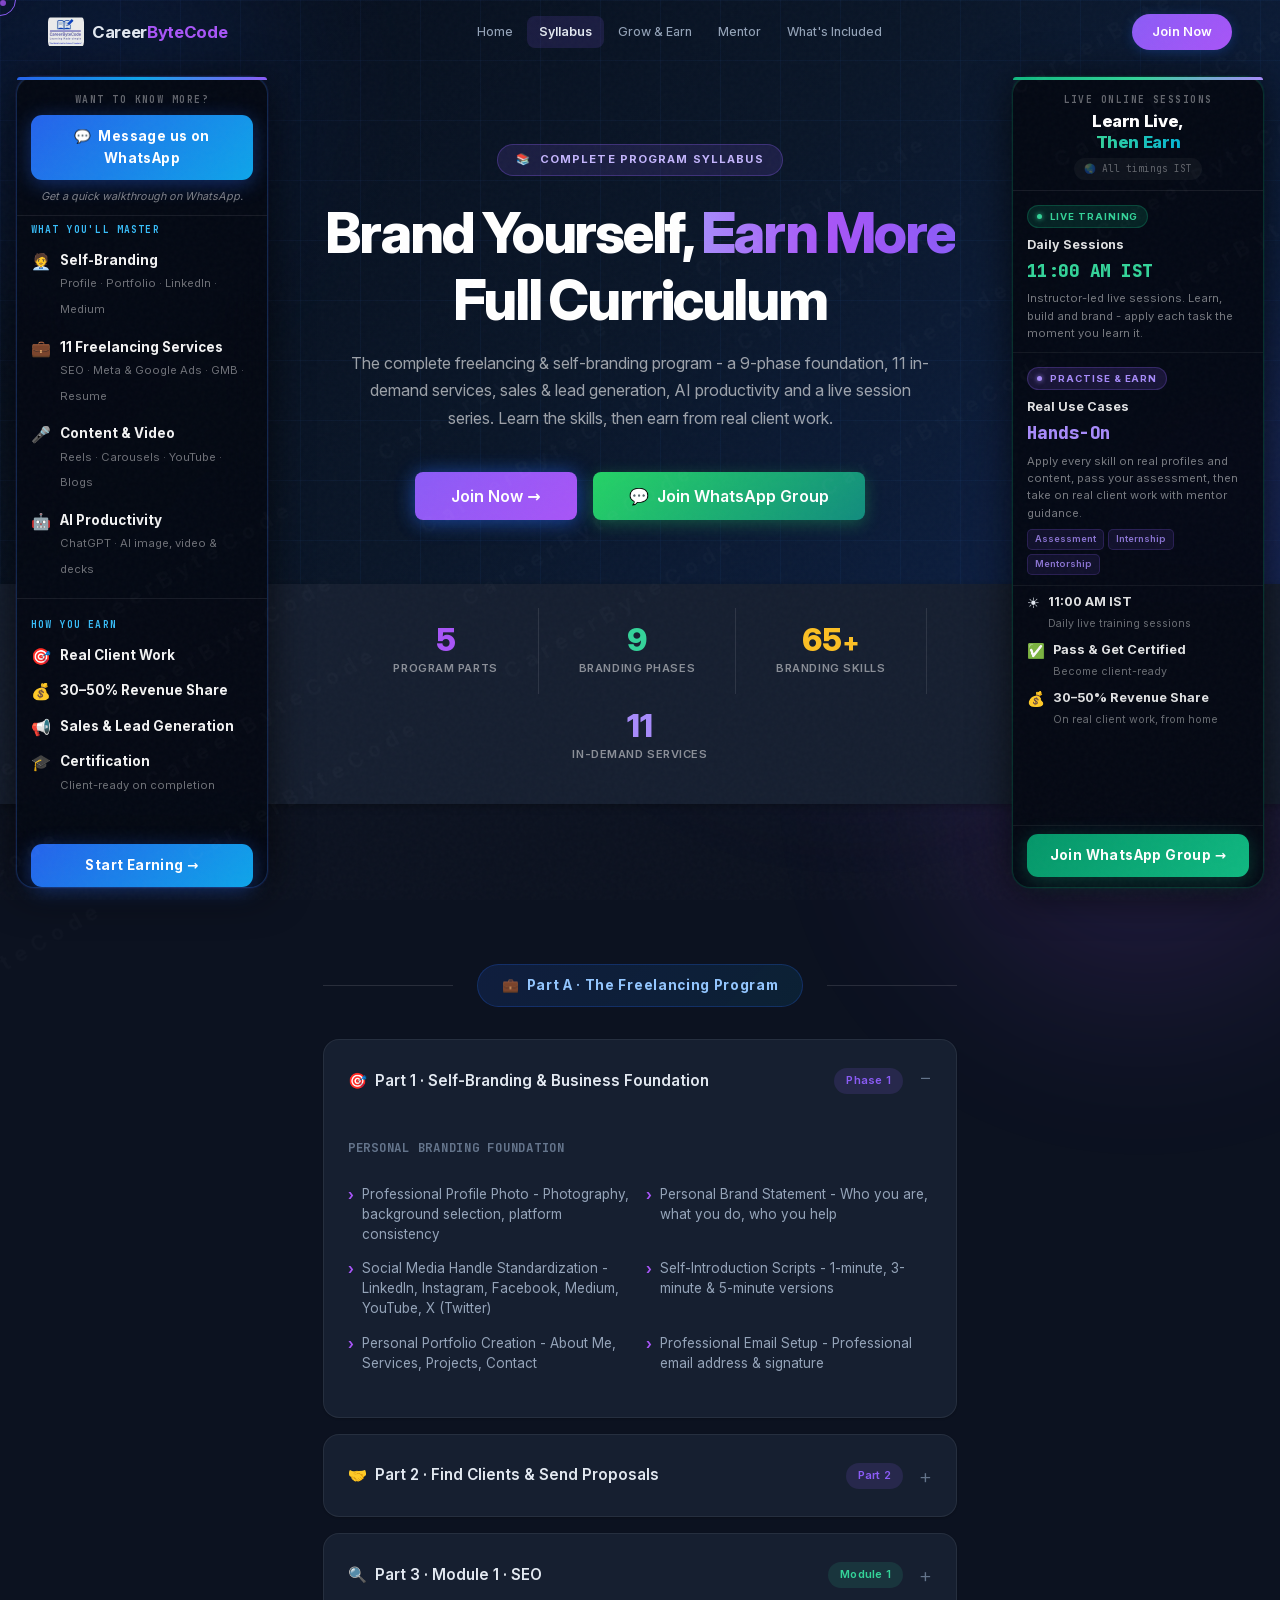
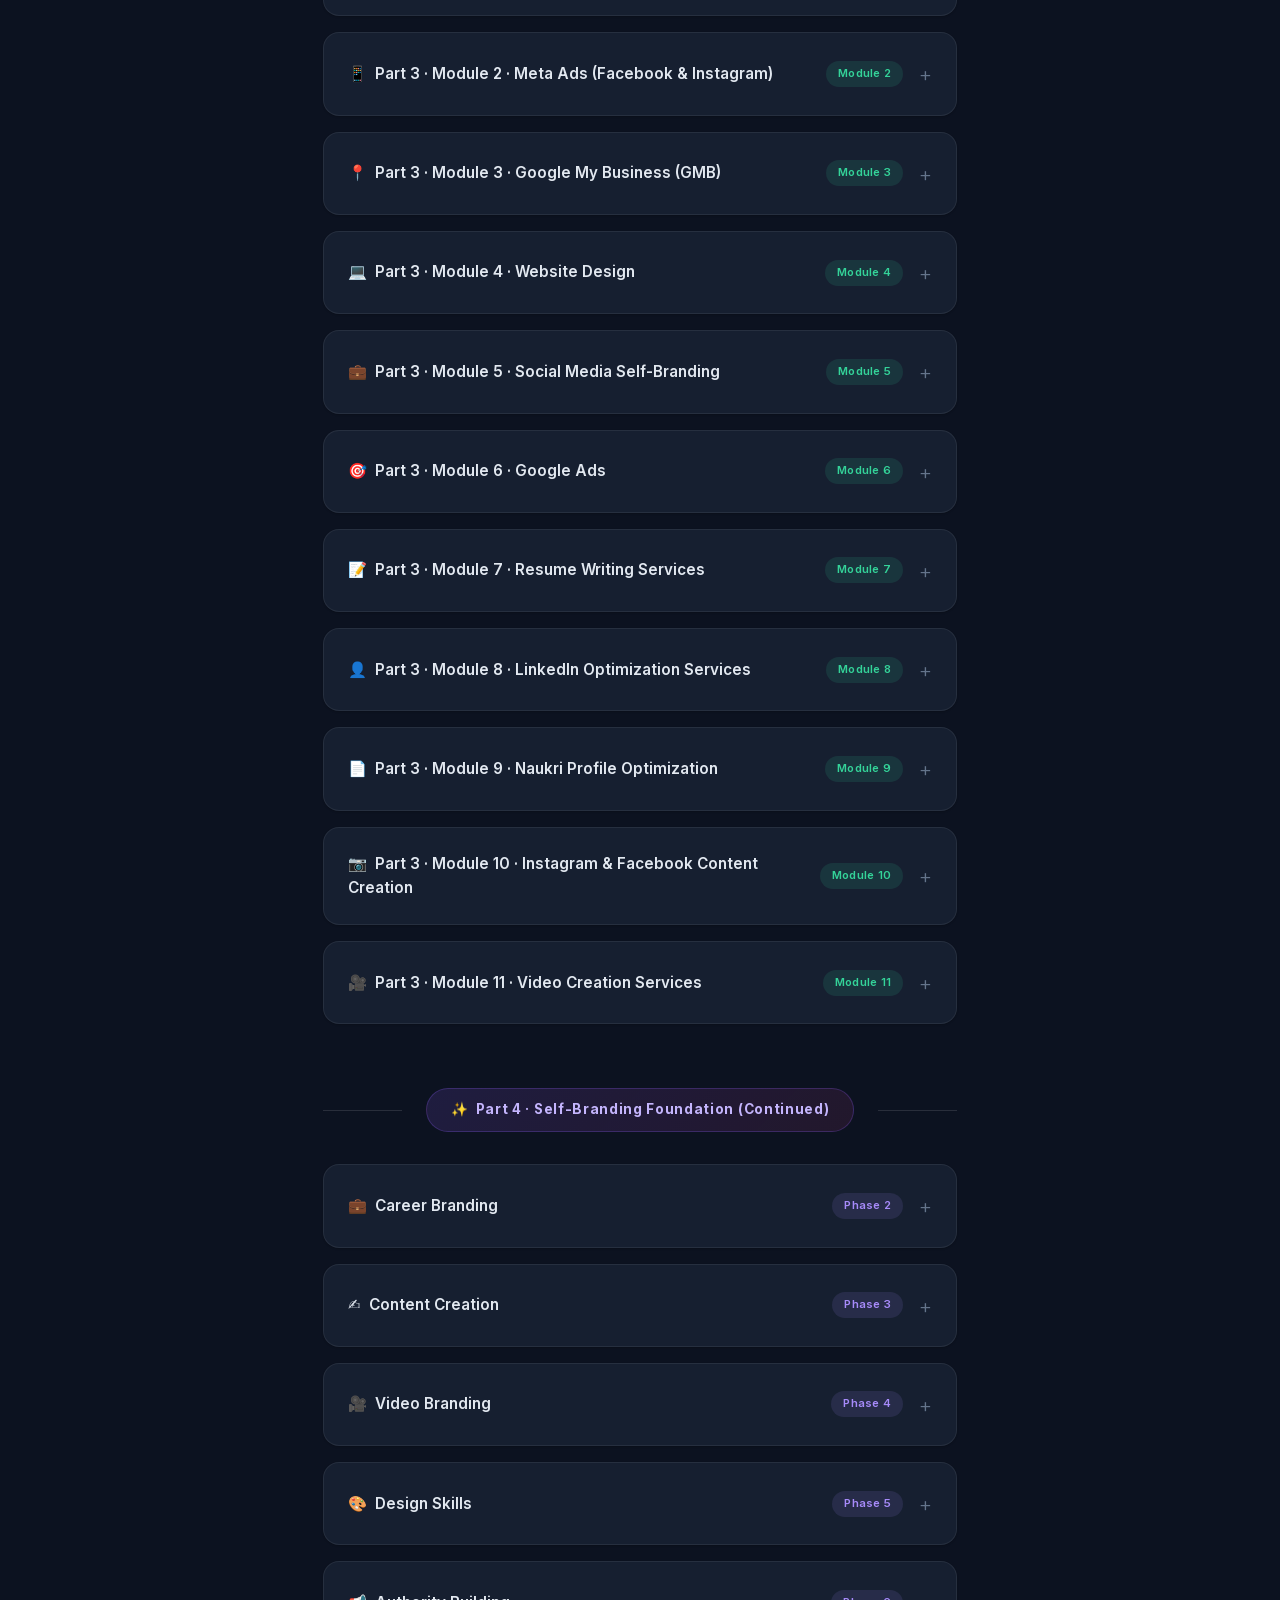
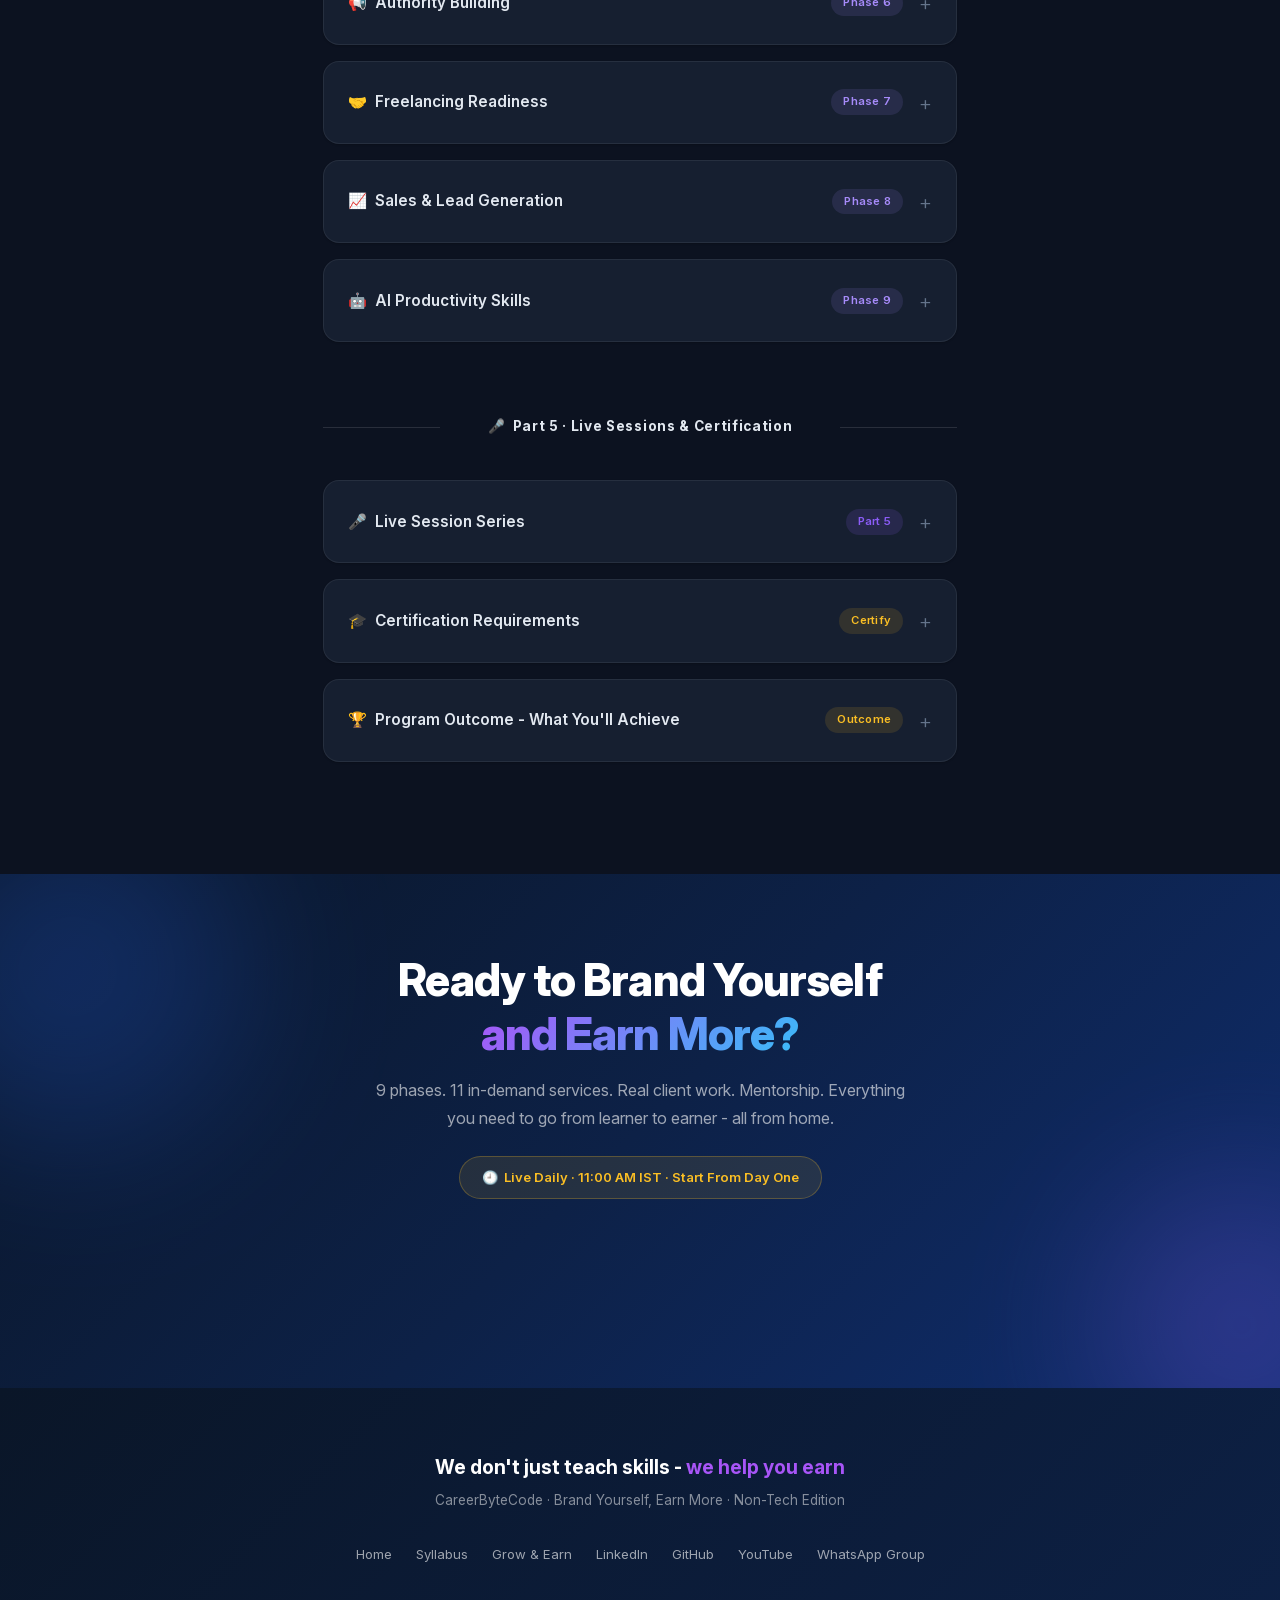
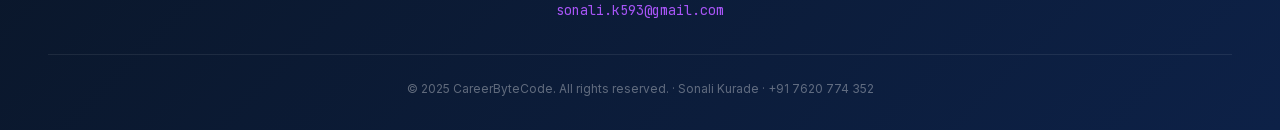
<file: syllabus.html>
﻿<!DOCTYPE html>
<html lang="en" data-theme="dark">
<head>
<meta charset="UTF-8">
<meta name="viewport" content="width=device-width, initial-scale=1.0">
<meta name="description" content="Full Syllabus - Brand Yourself, Earn More (Non-Tech Edition) by CareerByteCode. 9-phase self-branding foundation, 11 in-demand freelancing services, sales &amp; lead generation, AI productivity, live sessions and certification.">
<meta property="og:title" content="Syllabus - Brand Yourself, Earn More | CareerByteCode">
<meta property="og:description" content="The complete freelancing &amp; self-branding curriculum: 9 phases, 11 service modules, 65+ branding skills, AI productivity and a live session series.">
<meta property="og:type" content="website">
<meta property="og:url" content="https://careerbytecode.github.io/freelancing-nontechcourse/syllabus.html">
<meta name="twitter:card" content="summary_large_image">
<meta name="theme-color" content="#0c1220">
<link rel="canonical" href="https://careerbytecode.github.io/freelancing-nontechcourse/syllabus.html">
<link rel="icon" href="favicon-32.png" sizes="32x32" type="image/png">
<title>Syllabus - Brand Yourself, Earn More | CareerByteCode</title>
<link rel="preload" href="fonts/inter-latin.woff2" as="font" type="font/woff2" crossorigin>
<link rel="preload" href="fonts/jetbrains-mono-latin.woff2" as="font" type="font/woff2" crossorigin>
<link rel="stylesheet" href="shared-premium.css">
<style>
/* ===== SELF-HOSTED FONTS (Latin subset, variable axes preserved) ===== */
@font-face{font-family:'Inter';font-style:normal;font-weight:300 800;font-display:optional;src:url('fonts/inter-latin.woff2') format('woff2');unicode-range:U+0000-00FF,U+0131,U+0152-0153,U+02BB-02BC,U+02C6,U+02DA,U+02DC,U+0304,U+0308,U+0329,U+2000-206F,U+20AC,U+2122,U+2191,U+2193,U+2212,U+2215,U+FEFF,U+FFFD;}
@font-face{font-family:'JetBrains Mono';font-style:normal;font-weight:400 800;font-display:optional;src:url('fonts/jetbrains-mono-latin.woff2') format('woff2');unicode-range:U+0000-00FF,U+0131,U+0152-0153,U+02BB-02BC,U+02C6,U+02DA,U+02DC,U+0304,U+0308,U+0329,U+2000-206F,U+20AC,U+2122,U+2191,U+2193,U+2212,U+2215,U+FEFF,U+FFFD;}

/* ===== SYLLABUS HERO ===== */
.syl-hero{background:linear-gradient(135deg,#060d1a 0%,#0a1628 50%,#0d2147 100%);padding:calc(var(--nav-h) + var(--sp-10)) var(--sp-6) var(--sp-8);text-align:center;position:relative;overflow:hidden;}
.syl-hero::before{content:'';position:absolute;inset:0;background-image:linear-gradient(rgba(59,130,246,0.05) 1px,transparent 1px),linear-gradient(90deg,rgba(59,130,246,0.05) 1px,transparent 1px);background-size:60px 60px;}
.syl-hero-orb{position:absolute;border-radius:50%;filter:blur(80px);pointer-events:none;opacity:0.35;}
.syl-hero-orb-1{width:400px;height:400px;background:rgba(37,99,235,0.3);top:-20%;left:-10%;}
.syl-hero-orb-2{width:350px;height:350px;background:rgba(139,92,246,0.25);bottom:-20%;right:-10%;}
.syl-hero__badge{display:inline-flex;align-items:center;gap:8px;background:rgba(139,92,246,0.14);border:1px solid rgba(139,92,246,0.3);color:#c4b5fd;font-size:0.7rem;font-weight:700;letter-spacing:0.1em;text-transform:uppercase;padding:6px 18px;border-radius:var(--r-full);margin-bottom:var(--sp-3);position:relative;z-index:1;}
.syl-hero h1{font-size:clamp(2rem,5vw,3.5rem);font-weight:800;color:#fff;letter-spacing:-0.04em;margin-bottom:var(--sp-2);position:relative;z-index:1;}
.syl-hero h1 span{background:linear-gradient(90deg,#a78bfa,#a855f7,#8b5cf6);-webkit-background-clip:text;-webkit-text-fill-color:transparent;background-clip:text;}
.syl-hero p{color:rgba(255,255,255,0.6);max-width:580px;margin:0 auto var(--sp-5);position:relative;z-index:1;font-size:1rem;line-height:1.7;}
.syl-hero__actions{display:flex;gap:var(--sp-2);flex-wrap:wrap;justify-content:center;position:relative;z-index:1;}
.btn--whatsapp{background:linear-gradient(135deg,#25D366,#128C7E);color:#fff;box-shadow:0 4px 16px rgba(37,211,102,0.3);border:none;}
.btn--whatsapp:hover{transform:translateY(-2px);box-shadow:0 8px 28px rgba(37,211,102,0.45);}
.btn--glow{box-shadow:0 0 20px rgba(37,99,235,0.4),0 4px 20px rgba(37,99,235,0.3);}
.btn--glow:hover{box-shadow:0 0 30px rgba(37,99,235,0.5),0 8px 30px rgba(37,99,235,0.4);}
.btn--glass{background:rgba(255,255,255,0.06);border:1px solid rgba(255,255,255,0.12);color:rgba(255,255,255,0.85);backdrop-filter:blur(12px);}
.btn--glass:hover{background:rgba(255,255,255,0.12);color:#fff;}

/* ===== TRACK DIVIDER ===== */
.track-divider{display:flex;align-items:center;gap:var(--sp-3);margin:var(--sp-8) 0 var(--sp-4);}
.track-divider__line{flex:1;height:1px;background:var(--border-2);}
.track-divider__label{display:flex;align-items:center;gap:var(--sp-2);padding:10px 24px;border-radius:var(--r-full);font-weight:700;font-size:0.85rem;letter-spacing:0.05em;white-space:nowrap;}
.track-divider__label--devops{background:linear-gradient(135deg,rgba(37,99,235,0.15),rgba(14,165,233,0.1));border:1px solid rgba(37,99,235,0.25);color:#93c5fd;}
.track-divider__label--ai{background:linear-gradient(135deg,rgba(139,92,246,0.15),rgba(236,72,153,0.1));border:1px solid rgba(139,92,246,0.25);color:#c4b5fd;}
.track-divider__days{font-family:var(--font-mono);font-size:0.72rem;color:var(--text-3);font-weight:400;}

/* ===== MODULE TOPICS LIST ===== */
.topic-list{list-style:none;display:grid;grid-template-columns:repeat(auto-fill,minmax(260px,1fr));gap:6px 12px;padding:var(--sp-2) 0;}
.topic-list li{display:flex;align-items:flex-start;gap:8px;font-size:0.84rem;color:var(--text-2);line-height:1.5;padding:4px 0;}
.topic-list li::before{content:'›';color:var(--accent-2);font-weight:700;flex-shrink:0;margin-top:1px;}
.topic-list--ai li::before{color:var(--accent-3);}
.topic-hands-on{display:inline-flex;align-items:center;gap:6px;margin-top:var(--sp-2);padding:8px 16px;background:rgba(16,185,129,0.08);border:1px solid rgba(16,185,129,0.2);border-radius:var(--r-md);font-size:0.8rem;color:var(--success);font-weight:600;}

/* Module sub-heading */
.mod-sub{font-size:0.78rem;font-weight:700;letter-spacing:0.06em;text-transform:uppercase;color:var(--text-3);margin:var(--sp-2) 0 6px;font-family:var(--font-mono);}

/* ===== ENROLL BOTTOM ===== */
.enroll-section{background:linear-gradient(135deg,#0a1628 0%,#0d2147 50%,#0f2d6e 100%);color:#fff;position:relative;overflow:hidden;padding:var(--sp-10) var(--sp-6);}
.enroll-section h2{color:#fff;}
.enroll-section h2 span{background:linear-gradient(135deg,var(--accent-2),#38bdf8);-webkit-background-clip:text;-webkit-text-fill-color:transparent;background-clip:text;}
.enroll-section p{color:rgba(255,255,255,0.6);}
.cta-orb{position:absolute;border-radius:50%;filter:blur(80px);pointer-events:none;opacity:0.25;}
.cta-orb-1{width:350px;height:350px;background:#2563eb;top:-15%;left:-8%;}
.cta-orb-2{width:280px;height:280px;background:#8b5cf6;bottom:-15%;right:-8%;}
.pricing-batch{display:inline-flex;align-items:center;gap:8px;background:rgba(251,191,36,0.1);border:1px solid rgba(251,191,36,0.25);color:#fbbf24;font-size:0.82rem;font-weight:600;padding:10px 22px;border-radius:var(--r-full);margin:var(--sp-3) 0;}
.cta-note-sm{font-size:0.77rem;color:rgba(255,255,255,0.38);margin-top:var(--sp-2);}

/* ===== VALUE PANEL (fixed left, desktop) ===== */
.value-panel{position:fixed;left:16px;top:calc(var(--nav-h,64px) + 12px);bottom:12px;z-index:50;width:252px;background:rgba(5,9,20,0.95);backdrop-filter:blur(24px);-webkit-backdrop-filter:blur(24px);border:1px solid rgba(59,130,246,0.25);border-radius:18px;padding:0;box-shadow:0 4px 40px rgba(0,0,0,0.7),0 0 0 1px rgba(139,92,246,0.1),inset 0 1px 0 rgba(255,255,255,0.06);display:flex;flex-direction:column;}
.value-panel::before{content:'';display:block;height:3px;background:linear-gradient(90deg,#2563eb,#0ea5e9,#8b5cf6);border-radius:18px 18px 0 0;flex-shrink:0;}
.vp-scroll{flex:1;overflow-y:auto;display:flex;flex-direction:column;gap:8px;padding:0 0 4px;scrollbar-width:thin;scrollbar-color:rgba(59,130,246,0.25) transparent;}
.vp-scroll::-webkit-scrollbar{width:3px;}
.vp-scroll::-webkit-scrollbar-thumb{background:rgba(59,130,246,0.3);border-radius:2px;}
.vp-header{text-align:center;padding:12px 14px 10px;border-bottom:1px solid rgba(255,255,255,0.08);flex-shrink:0;}
.vp-eyebrow{font-size:0.6rem;font-weight:700;letter-spacing:0.15em;text-transform:uppercase;color:rgba(255,255,255,0.38);font-family:var(--font-mono);margin-bottom:4px;}
.vp-price{font-size:2rem;font-weight:800;color:#fff;letter-spacing:-0.04em;line-height:1.1;}
.vp-price sup{font-size:1rem;font-weight:700;color:#38bdf8;vertical-align:super;line-height:0;}
.vp-hook{font-size:0.68rem;color:rgba(255,255,255,0.48);margin-top:4px;font-style:italic;line-height:1.5;}
.vp-label{font-size:0.6rem;font-weight:700;letter-spacing:0.12em;text-transform:uppercase;color:#38bdf8;font-family:var(--font-mono);padding:6px 14px 2px;}
.vp-item{display:flex;align-items:flex-start;gap:9px;padding:5px 14px;transition:background 0.15s;cursor:default;}
.vp-item:hover{background:rgba(255,255,255,0.05);}
.vp-ico{font-size:1rem;flex-shrink:0;margin-top:1px;line-height:1;}
.vp-txt strong{display:block;font-size:0.84rem;font-weight:700;color:rgba(255,255,255,0.95);line-height:1.3;}
.vp-txt span{font-size:0.7rem;color:rgba(255,255,255,0.42);line-height:1.45;}
.vp-divider{height:1px;background:rgba(255,255,255,0.08);margin:4px 0;}
.vp-footer{flex-shrink:0;padding:8px 14px 0;}
.vp-cta{display:block;text-align:center;background:linear-gradient(135deg,#2563eb,#0ea5e9);color:#fff !important;font-size:0.84rem;font-weight:700;padding:11px;border-radius:11px;text-decoration:none !important;letter-spacing:0.03em;transition:all 0.2s;box-shadow:0 4px 20px rgba(37,99,235,0.4);}
.vp-cta:hover{transform:translateY(-2px);box-shadow:0 8px 28px rgba(37,99,235,0.55);}
/* ===== MOBILE TOP TICKER ===== */
.value-ticker-wrap{display:none;position:fixed;top:var(--nav-h,64px);left:0;right:0;z-index:48;background:rgba(5,9,20,0.96);border-bottom:1px solid rgba(59,130,246,0.18);overflow:hidden;height:34px;align-items:center;}
.value-ticker{display:inline-flex;align-items:center;white-space:nowrap;animation:ticker-scroll 36s linear infinite;}
@keyframes ticker-scroll{0%{transform:translateX(0);}100%{transform:translateX(-50%);}}
.value-ticker .vt-item{font-size:0.7rem;color:rgba(255,255,255,0.65);padding:0 8px;font-weight:500;}
.value-ticker .vt-sep{color:rgba(59,130,246,0.5);padding:0 2px;font-weight:700;}
/* ===== MOBILE BOTTOM BAR ===== */
.value-bottom-bar{display:none;position:fixed;bottom:0;left:0;right:0;z-index:48;background:rgba(5,9,20,0.97);backdrop-filter:blur(12px);-webkit-backdrop-filter:blur(12px);border-top:1px solid rgba(59,130,246,0.18);padding:10px 16px;align-items:center;justify-content:space-between;gap:10px;}
.vbb-info strong{display:block;font-size:0.88rem;font-weight:700;color:#fff;}
.vbb-info span{font-size:0.7rem;color:rgba(255,255,255,0.45);}
.vbb-btn{display:inline-flex;align-items:center;gap:5px;background:linear-gradient(135deg,#2563eb,#0ea5e9);color:#fff !important;font-size:0.8rem;font-weight:700;padding:10px 18px;border-radius:10px;text-decoration:none !important;white-space:nowrap;flex-shrink:0;box-shadow:0 4px 16px rgba(37,99,235,0.4);}
/* ===== SCHEDULE PANEL (fixed right, desktop) ===== */
.schedule-panel{position:fixed;right:16px;top:calc(var(--nav-h,64px) + 12px);bottom:12px;z-index:50;width:252px;background:rgba(5,9,20,0.95);backdrop-filter:blur(24px);-webkit-backdrop-filter:blur(24px);border:1px solid rgba(16,185,129,0.22);border-radius:18px;padding:0;box-shadow:0 4px 40px rgba(0,0,0,0.7),0 0 0 1px rgba(16,185,129,0.08),inset 0 1px 0 rgba(255,255,255,0.06);display:flex;flex-direction:column;}
.schedule-panel::before{content:'';display:block;height:3px;background:linear-gradient(90deg,#10b981,#34d399,#a78bfa);border-radius:18px 18px 0 0;flex-shrink:0;}
.sp-scroll{flex:1;overflow-y:auto;display:flex;flex-direction:column;gap:0;padding:0 0 4px;scrollbar-width:thin;scrollbar-color:rgba(16,185,129,0.25) transparent;}
.sp-scroll::-webkit-scrollbar{width:3px;}
.sp-scroll::-webkit-scrollbar-thumb{background:rgba(16,185,129,0.3);border-radius:2px;}
.sp-header{text-align:center;padding:12px 14px 10px;border-bottom:1px solid rgba(255,255,255,0.08);flex-shrink:0;}
.sp-eyebrow{font-size:0.6rem;font-weight:700;letter-spacing:0.15em;text-transform:uppercase;color:rgba(255,255,255,0.38);font-family:var(--font-mono);margin-bottom:4px;}
.sp-title{font-size:1.05rem;font-weight:800;color:#fff;line-height:1.25;letter-spacing:-0.02em;}
.sp-title-accent{background:linear-gradient(90deg,#34d399,#06b6d4);-webkit-background-clip:text;-webkit-text-fill-color:transparent;background-clip:text;}
.sp-timezone{display:inline-flex;align-items:center;gap:5px;font-size:0.6rem;color:rgba(255,255,255,0.35);margin-top:5px;font-family:var(--font-mono);background:rgba(255,255,255,0.04);padding:3px 10px;border-radius:var(--r-full);}
.sp-session{padding:10px 14px;}
.sp-session + .sp-session{border-top:1px solid rgba(255,255,255,0.06);}
.sp-session-badge{display:inline-flex;align-items:center;gap:5px;font-size:0.6rem;font-weight:700;letter-spacing:0.1em;text-transform:uppercase;padding:3px 9px;border-radius:var(--r-full);margin-bottom:7px;}
.sp-session--morning .sp-session-badge{background:rgba(16,185,129,0.15);color:#34d399;border:1px solid rgba(16,185,129,0.25);}
.sp-session--aiops .sp-session-badge{background:rgba(139,92,246,0.15);color:#a78bfa;border:1px solid rgba(139,92,246,0.25);}
.sp-live-dot{width:5px;height:5px;background:#34d399;border-radius:50%;box-shadow:0 0 5px #34d399;display:inline-block;animation:sp-blink 1.8s ease-in-out infinite;}
.sp-ai-dot{width:5px;height:5px;background:#a78bfa;border-radius:50%;box-shadow:0 0 5px #a78bfa;display:inline-block;animation:sp-blink 1.8s ease-in-out infinite;}
@keyframes sp-blink{0%,100%{opacity:1;}50%{opacity:0.3;}}
.sp-session-days{font-size:0.78rem;font-weight:700;color:rgba(255,255,255,0.88);margin-bottom:2px;}
.sp-session-time{font-size:1.1rem;font-weight:800;letter-spacing:-0.03em;margin-bottom:5px;font-family:var(--font-mono);}
.sp-session--morning .sp-session-time{color:#34d399;}
.sp-session--aiops .sp-session-time{color:#a78bfa;}
.sp-session-desc{font-size:0.7rem;color:rgba(255,255,255,0.45);line-height:1.55;}
.sp-tags{display:flex;flex-wrap:wrap;gap:4px;margin-top:7px;}
.sp-tag{font-size:0.58rem;font-weight:600;padding:2px 7px;border-radius:5px;background:rgba(139,92,246,0.1);color:rgba(167,139,250,0.8);border:1px solid rgba(139,92,246,0.2);}
.sp-commit{padding:8px 14px;border-top:1px solid rgba(255,255,255,0.06);display:flex;flex-direction:column;gap:7px;}
.sp-commit-row{display:flex;align-items:flex-start;gap:8px;}
.sp-ico{font-size:0.9rem;flex-shrink:0;line-height:1.3;}
.sp-txt strong{display:block;font-size:0.8rem;font-weight:700;color:rgba(255,255,255,0.88);line-height:1.2;}
.sp-txt span{font-size:0.67rem;color:rgba(255,255,255,0.4);}
.sp-footer{flex-shrink:0;padding:8px 14px 10px;border-top:1px solid rgba(255,255,255,0.06);}
.sp-cta{display:block;text-align:center;background:linear-gradient(135deg,#059669,#10b981);color:#fff !important;font-size:0.84rem;font-weight:700;padding:11px;border-radius:11px;text-decoration:none !important;letter-spacing:0.03em;transition:all 0.2s;box-shadow:0 4px 20px rgba(16,185,129,0.28);}
.sp-cta:hover{transform:translateY(-2px);box-shadow:0 8px 28px rgba(16,185,129,0.42);}
@media(max-width:1100px){
  .value-panel{display:none;}
  .schedule-panel{display:none;}
  .value-ticker-wrap{display:flex;}
  .value-bottom-bar{display:flex;}
  body{padding-bottom:64px;}
}

/* ===== PANEL-AWARE LAYOUT (desktop only) ===== */
@media(min-width:1101px){
  main{padding-left:275px;padding-right:275px;}
  /* Re-expand full-bleed sections */
  .syl-hero,.enroll-section{margin-left:-275px;margin-right:-275px;}
  .syl-hero{padding-left:310px;padding-right:310px;}
  .enroll-section > .container{max-width:calc(100vw - 590px);}
  /* Stats bar */
  .stats-bar{margin-left:-275px;margin-right:-275px;padding-left:310px;padding-right:310px;}
}

@media print{
  .nav,.scroll-progress,.nav__mobile,.orb,.btt,.noise,.value-panel,.schedule-panel,.value-ticker-wrap,.value-bottom-bar{display:none !important;}
  .reveal{opacity:1;transform:none;}
  body{background:#fff;color:#000;}
}
</style>
</head>
<body>

<div class="noise"></div>
<div class="orb orb-1"></div>
<div class="orb orb-2"></div>
<div class="orb orb-3"></div>
<div class="scroll-progress" role="progressbar" aria-label="Page scroll progress"></div>

<!-- VALUE PANEL (fixed left, desktop) -->
<aside class="value-panel" aria-label="Brand Yourself, Earn More program">
  <div class="vp-header">
    <div class="vp-eyebrow">Want to know more?</div>
    <a class="vp-cta" href="https://wa.me/917620774352" target="_blank" rel="noopener noreferrer" style="margin-top:8px;">&#128172;&nbsp; Message us on WhatsApp</a>
    <div class="vp-hook" style="margin-top:8px;">Get a quick walkthrough on WhatsApp.</div>
  </div>
  <div class="vp-scroll">
    <div class="vp-label">What you'll master</div>
    <div class="vp-item">
      <span class="vp-ico">&#129489;&#8205;&#128188;</span>
      <div class="vp-txt"><strong>Self-Branding</strong><span>Profile &middot; Portfolio &middot; LinkedIn &middot; Medium</span></div>
    </div>
    <div class="vp-item">
      <span class="vp-ico">&#128188;</span>
      <div class="vp-txt"><strong>11 Freelancing Services</strong><span>SEO &middot; Meta &amp; Google Ads &middot; GMB &middot; Resume</span></div>
    </div>
    <div class="vp-item">
      <span class="vp-ico">&#127908;</span>
      <div class="vp-txt"><strong>Content &amp; Video</strong><span>Reels &middot; Carousels &middot; YouTube &middot; Blogs</span></div>
    </div>
    <div class="vp-item">
      <span class="vp-ico">&#129302;</span>
      <div class="vp-txt"><strong>AI Productivity</strong><span>ChatGPT &middot; AI image, video &amp; decks</span></div>
    </div>
    <div class="vp-divider"></div>
    <div class="vp-label">How you earn</div>
    <div class="vp-item">
      <span class="vp-ico">&#127919;</span>
      <div class="vp-txt"><strong>Real Client Work</strong></div>
    </div>
    <div class="vp-item">
      <span class="vp-ico">&#128176;</span>
      <div class="vp-txt"><strong>30&ndash;50% Revenue Share</strong></div>
    </div>
    <div class="vp-item">
      <span class="vp-ico">&#128226;</span>
      <div class="vp-txt"><strong>Sales &amp; Lead Generation</strong></div>
    </div>
    <div class="vp-item">
      <span class="vp-ico">&#127891;</span>
      <div class="vp-txt"><strong>Certification</strong><span>Client-ready on completion</span></div>
    </div>
  </div>
  <div class="vp-footer">
    <a class="vp-cta" href="https://wa.me/917620774352" target="_blank" rel="noopener noreferrer">Start Earning &rarr;</a>
  </div>
</aside>

<!-- SCHEDULE PANEL (fixed right, desktop) -->
<aside class="schedule-panel" aria-label="Live sessions and your path to earning">
  <div class="sp-header">
    <div class="sp-eyebrow">Live Online Sessions</div>
    <div class="sp-title">Learn Live,<br><span class="sp-title-accent">Then Earn</span></div>
    <div class="sp-timezone">&#127759; All timings IST</div>
  </div>
  <div class="sp-scroll">
    <div class="sp-session sp-session--morning">
      <div class="sp-session-badge"><span class="sp-live-dot"></span>&nbsp;Live Training</div>
      <div class="sp-session-days">Daily Sessions</div>
      <div class="sp-session-time">11:00 AM IST</div>
      <div class="sp-session-desc">Instructor-led live sessions. Learn, build and brand - apply each task the moment you learn it.</div>
    </div>
    <div class="sp-session sp-session--aiops">
      <div class="sp-session-badge"><span class="sp-ai-dot"></span>&nbsp;Practise &amp; Earn</div>
      <div class="sp-session-days">Real Use Cases</div>
      <div class="sp-session-time">Hands-On</div>
      <div class="sp-session-desc">Apply every skill on real profiles and content, pass your assessment, then take on real client work with mentor guidance.</div>
      <div class="sp-tags">
        <span class="sp-tag">Assessment</span>
        <span class="sp-tag">Internship</span>
        <span class="sp-tag">Mentorship</span>
      </div>
    </div>
    <div class="sp-commit">
      <div class="sp-commit-row">
        <span class="sp-ico">&#9728;&#65039;</span>
        <div class="sp-txt"><strong>11:00 AM IST</strong><span>Daily live training sessions</span></div>
      </div>
      <div class="sp-commit-row">
        <span class="sp-ico">&#9989;</span>
        <div class="sp-txt"><strong>Pass &amp; Get Certified</strong><span>Become client-ready</span></div>
      </div>
      <div class="sp-commit-row">
        <span class="sp-ico">&#128176;</span>
        <div class="sp-txt"><strong>30&ndash;50% Revenue Share</strong><span>On real client work, from home</span></div>
      </div>
    </div>
  </div>
  <div class="sp-footer">
    <a class="sp-cta" href="https://chat.whatsapp.com/DwEhenstMxkLZikMVbHEVY" target="_blank" rel="noopener noreferrer">Join WhatsApp Group &rarr;</a>
  </div>
</aside>

<!-- MOBILE TICKER -->
<div class="value-ticker-wrap" aria-hidden="true">
  <div class="value-ticker">
    <span class="vt-item">&#129489;&#8205;&#128188; Self-Branding</span><span class="vt-sep">&middot;</span>
    <span class="vt-item">&#128188; 11 Freelancing Services</span><span class="vt-sep">&middot;</span>
    <span class="vt-item">&#127908; Content &amp; Video</span><span class="vt-sep">&middot;</span>
    <span class="vt-item">&#129302; AI Productivity</span><span class="vt-sep">&middot;</span>
    <span class="vt-item">&#128226; Sales &amp; Lead Gen</span><span class="vt-sep">&middot;</span>
    <span class="vt-item">&#127919; Real Client Work</span><span class="vt-sep">&middot;</span>
    <span class="vt-item">&#128176; 30&ndash;50% Revenue Share</span><span class="vt-sep">&middot;</span>
    <span class="vt-item">&#127891; Certification</span><span class="vt-sep">&middot;</span>
    <span class="vt-item">&#129489;&#8205;&#128188; Self-Branding</span><span class="vt-sep">&middot;</span>
    <span class="vt-item">&#128188; 11 Freelancing Services</span><span class="vt-sep">&middot;</span>
    <span class="vt-item">&#127908; Content &amp; Video</span><span class="vt-sep">&middot;</span>
    <span class="vt-item">&#129302; AI Productivity</span><span class="vt-sep">&middot;</span>
  </div>
</div>

<!-- NAV -->
<nav class="nav" role="navigation" aria-label="Main navigation">
  <a class="nav__logo" href="index.html" aria-label="CareerByteCode home">
    <picture>
      <source srcset="cbc-logo-72.webp" type="image/webp">
      <img src="cbc-logo-72.png" alt="CBC" class="nav__logo-icon" width="36" height="36">
    </picture>
    <span class="nav__logo-text">Career<em>ByteCode</em></span>
  </a>
  <div class="nav__links">
    <a href="index.html">Home</a>
    <a href="syllabus.html" class="active">Syllabus</a>
    <a href="earn.html">Grow &amp; Earn</a>
    <a href="index.html#mentor">Mentor</a>
    <a href="index.html#included">What's Included</a>
  </div>
  <div style="display:flex;align-items:center;gap:12px;">
    <button class="theme-toggle" id="theme-toggle" aria-label="Toggle dark mode"></button>
    <a class="nav__cta" href="https://wa.me/917620774352" target="_blank" rel="noopener noreferrer">Join Now</a>
  </div>
  <button class="nav__hamburger" aria-label="Toggle menu" aria-expanded="false"><span></span><span></span><span></span></button>
</nav>
<div class="nav__mobile" role="navigation" aria-label="Mobile navigation">
  <a href="index.html">Home</a>
  <a href="syllabus.html" class="active">Syllabus</a>
  <a href="earn.html">Grow &amp; Earn</a>
  <a href="index.html#mentor">Mentor</a>
  <a href="index.html#included">What's Included</a>
  <button class="theme-toggle" id="theme-toggle-mobile" aria-label="Toggle dark mode" style="margin-top:12px;"></button>
  <a class="nav__cta" href="https://wa.me/917620774352" target="_blank" rel="noopener noreferrer" style="display:inline-flex;margin-top:12px;">Join Now</a>
</div>

<main>

<!-- ==================== HERO ==================== -->
<section class="syl-hero">
  <div class="syl-hero-orb syl-hero-orb-1"></div>
  <div class="syl-hero-orb syl-hero-orb-2"></div>
  <div class="syl-hero__badge reveal">&#128218;&nbsp; Complete Program Syllabus</div>
  <h1 class="reveal">Brand Yourself, <span>Earn More</span><br>Full Curriculum</h1>
  <p class="reveal">The complete freelancing &amp; self-branding program - a 9-phase foundation, 11 in-demand services, sales &amp; lead generation, AI productivity and a live session series. Learn the skills, then earn from real client work.</p>
  <div class="syl-hero__actions reveal">
    <a class="btn btn--primary btn--lg btn--magnetic btn--glow" href="https://wa.me/917620774352" target="_blank" rel="noopener noreferrer">Join Now &rarr;</a>
    <a class="btn btn--whatsapp btn--lg btn--magnetic" href="https://chat.whatsapp.com/DwEhenstMxkLZikMVbHEVY" target="_blank" rel="noopener noreferrer">&#128172;&nbsp; Join WhatsApp Group</a>
  </div>
</section>

<!-- ==================== STATS ==================== -->
<div class="stats-bar stats-bar--dark reveal" role="region" aria-label="Syllabus statistics">
  <div class="stat">
    <div class="stat__num"><span style="color:var(--accent-2);" data-count-to="5">&#8212;</span></div>
    <div class="stat__label">Program Parts</div>
  </div>
  <div class="stat">
    <div class="stat__num"><span style="color:var(--success);" data-count-to="9">&#8212;</span></div>
    <div class="stat__label">Branding Phases</div>
  </div>
  <div class="stat">
    <div class="stat__num"><span style="color:var(--gold);" data-count-to="65">&#8212;</span><span style="color:var(--gold);font-size:1.6rem;font-weight:800;">+</span></div>
    <div class="stat__label">Branding Skills</div>
  </div>
  <div class="stat">
    <div class="stat__num"><span style="color:var(--accent-3);" data-count-to="11">&#8212;</span></div>
    <div class="stat__label">In-Demand Services</div>
  </div>
</div>

<!-- ==================== SYLLABUS ==================== -->
<section class="section" id="syllabus">
<div class="container">

  <!-- ─── TRACK A · FREELANCING PROGRAM ─── -->
  <div class="track-divider reveal">
    <div class="track-divider__line"></div>
    <div class="track-divider__label track-divider__label--devops">
      &#128188;&nbsp; Part A &middot; The Freelancing Program
    </div>
    <div class="track-divider__line"></div>
  </div>

  <!-- Part 1 · Phase 1 -->
  <div data-accordion-item data-open>
    <div data-accordion-head>
      <span>&#127919;&nbsp; Part 1 &middot; Self-Branding &amp; Business Foundation</span>
      <span class="badge badge--blue">Phase 1</span>
    </div>
    <div data-accordion-body>
      <div class="mod-sub">Personal Branding Foundation</div>
      <ul class="topic-list">
        <li>Professional Profile Photo - Photography, background selection, platform consistency</li>
        <li>Personal Brand Statement - Who you are, what you do, who you help</li>
        <li>Social Media Handle Standardization - LinkedIn, Instagram, Facebook, Medium, YouTube, X (Twitter)</li>
        <li>Self-Introduction Scripts - 1-minute, 3-minute &amp; 5-minute versions</li>
        <li>Personal Portfolio Creation - About Me, Services, Projects, Contact</li>
        <li>Professional Email Setup - Professional email address &amp; signature</li>
      </ul>
    </div>
  </div>

  <!-- Part 2 -->
  <div data-accordion-item>
    <div data-accordion-head>
      <span>&#129309;&nbsp; Part 2 &middot; Find Clients &amp; Send Proposals</span>
      <span class="badge badge--blue">Part 2</span>
    </div>
    <div data-accordion-body>
      <ul class="topic-list">
        <li>Researching your target audience</li>
        <li>Where to find clients</li>
        <li>Cold outreach basics</li>
        <li>Crafting a winning proposal</li>
        <li>Following up &amp; closing the deal</li>
        <li>Reaching out on the right channels</li>
      </ul>
      <div class="topic-hands-on">&#128640;&nbsp; Start with the highest-demand services: SEO, Meta Ads, Google Ads &amp; Google My Business</div>
    </div>
  </div>

  <!-- Part 3 · Services Training (11 Modules) -->
  <div data-accordion-item>
    <div data-accordion-head>
      <span>&#128269;&nbsp; Part 3 &middot; Module 1 &middot; SEO</span>
      <span class="badge badge--green">Module 1</span>
    </div>
    <div data-accordion-body>
      <p style="color:var(--text-3);font-size:0.85rem;margin-bottom:var(--sp-2);">Help businesses rank higher on Google - a service clients pay for every month.</p>
      <ul class="topic-list">
        <li>What SEO Is and Why Clients Pay for It</li>
        <li>Keyword Research Basics</li>
        <li>On-Page SEO Essentials</li>
        <li>SEO Proposal Writing</li>
        <li>SEO Reporting and Result Delivery</li>
      </ul>
    </div>
  </div>

  <div data-accordion-item>
    <div data-accordion-head>
      <span>&#128241;&nbsp; Part 3 &middot; Module 2 &middot; Meta Ads (Facebook &amp; Instagram)</span>
      <span class="badge badge--green">Module 2</span>
    </div>
    <div data-accordion-body>
      <p style="color:var(--text-3);font-size:0.85rem;margin-bottom:var(--sp-2);">Run ad campaigns that bring clients real customers.</p>
      <ul class="topic-list">
        <li>Introduction to Meta Ads</li>
        <li>Audience Targeting Fundamentals</li>
        <li>Budget Planning</li>
        <li>Campaign Creation</li>
        <li>Proposal Writing</li>
        <li>Client Reporting</li>
      </ul>
    </div>
  </div>

  <div data-accordion-item>
    <div data-accordion-head>
      <span>&#128205;&nbsp; Part 3 &middot; Module 3 &middot; Google My Business (GMB)</span>
      <span class="badge badge--green">Module 3</span>
    </div>
    <div data-accordion-body>
      <p style="color:var(--text-3);font-size:0.85rem;margin-bottom:var(--sp-2);">Get local businesses found on Google Maps and Search.</p>
      <ul class="topic-list">
        <li>Importance of Local Business Presence</li>
        <li>GMB Setup and Optimization</li>
        <li>Reviews, Photos and Posts</li>
        <li>GMB Proposal Writing</li>
        <li>Ongoing Account Management</li>
      </ul>
    </div>
  </div>

  <div data-accordion-item>
    <div data-accordion-head>
      <span>&#128187;&nbsp; Part 3 &middot; Module 4 &middot; Website Design</span>
      <span class="badge badge--green">Module 4</span>
    </div>
    <div data-accordion-body>
      <p style="color:var(--text-3);font-size:0.85rem;margin-bottom:var(--sp-2);">Build clean, mobile-friendly websites - no heavy coding required.</p>
      <ul class="topic-list">
        <li>No-Code Website Development</li>
        <li>WordPress Basics</li>
        <li>Website Templates and Branding</li>
        <li>Mobile-Friendly Design</li>
        <li>Website Proposal Creation</li>
        <li>Website Maintenance</li>
      </ul>
    </div>
  </div>

  <div data-accordion-item>
    <div data-accordion-head>
      <span>&#128188;&nbsp; Part 3 &middot; Module 5 &middot; Social Media Self-Branding</span>
      <span class="badge badge--green">Module 5</span>
    </div>
    <div data-accordion-body>
      <p style="color:var(--text-3);font-size:0.85rem;margin-bottom:var(--sp-2);">Grow organic leads for clients through strong, consistent branding.</p>
      <ul class="topic-list">
        <li>Building a Personal Brand</li>
        <li>Lead Generation Through Content</li>
        <li>Profile Optimization</li>
        <li>Self-Branding Proposal Writing</li>
        <li>Audience Growth Strategies</li>
      </ul>
    </div>
  </div>

  <div data-accordion-item>
    <div data-accordion-head>
      <span>&#127919;&nbsp; Part 3 &middot; Module 6 &middot; Google Ads</span>
      <span class="badge badge--green">Module 6</span>
    </div>
    <div data-accordion-body>
      <p style="color:var(--text-3);font-size:0.85rem;margin-bottom:var(--sp-2);">Drive instant traffic and leads with paid search campaigns.</p>
      <ul class="topic-list">
        <li>Google Ads Fundamentals</li>
        <li>Search Campaign Creation</li>
        <li>Keyword Planning</li>
        <li>Budget Management</li>
        <li>Proposal Writing</li>
        <li>Conversion Tracking and Reporting</li>
      </ul>
    </div>
  </div>

  <div data-accordion-item>
    <div data-accordion-head>
      <span>&#128221;&nbsp; Part 3 &middot; Module 7 &middot; Resume Writing Services</span>
      <span class="badge badge--green">Module 7</span>
    </div>
    <div data-accordion-body>
      <p style="color:var(--text-3);font-size:0.85rem;margin-bottom:var(--sp-2);">Turn a skill everyone needs into a steady freelance income.</p>
      <ul class="topic-list">
        <li>Professional Resume Structure</li>
        <li>ATS-Friendly Resume Design</li>
        <li>Writing Impact Statements</li>
        <li>Resume Proposal Creation</li>
        <li>Revision and Delivery Process</li>
      </ul>
    </div>
  </div>

  <div data-accordion-item>
    <div data-accordion-head>
      <span>&#128100;&nbsp; Part 3 &middot; Module 8 &middot; LinkedIn Optimization Services</span>
      <span class="badge badge--green">Module 8</span>
    </div>
    <div data-accordion-body>
      <p style="color:var(--text-3);font-size:0.85rem;margin-bottom:var(--sp-2);">Help professionals stand out to recruiters and clients.</p>
      <ul class="topic-list">
        <li>Headline Optimization</li>
        <li>About Section Optimization</li>
        <li>Banner and Featured Section Design</li>
        <li>Skills and Keywords Optimization</li>
        <li>LinkedIn Proposal Writing</li>
        <li>Before-and-After Delivery Process</li>
      </ul>
    </div>
  </div>

  <div data-accordion-item>
    <div data-accordion-head>
      <span>&#128196;&nbsp; Part 3 &middot; Module 9 &middot; Naukri Profile Optimization</span>
      <span class="badge badge--green">Module 9</span>
    </div>
    <div data-accordion-body>
      <p style="color:var(--text-3);font-size:0.85rem;margin-bottom:var(--sp-2);">Get job seekers noticed by recruiters on Naukri.</p>
      <ul class="topic-list">
        <li>Profile Completeness</li>
        <li>Keyword Optimization</li>
        <li>Headline Optimization</li>
        <li>Skills Management</li>
        <li>Resume Upload Strategy</li>
        <li>Proposal Writing &amp; Delivery Process</li>
      </ul>
    </div>
  </div>

  <div data-accordion-item>
    <div data-accordion-head>
      <span>&#128247;&nbsp; Part 3 &middot; Module 10 &middot; Instagram &amp; Facebook Content Creation</span>
      <span class="badge badge--green">Module 10</span>
    </div>
    <div data-accordion-body>
      <p style="color:var(--text-3);font-size:0.85rem;margin-bottom:var(--sp-2);">Plan, design and post content that grows accounts.</p>
      <ul class="topic-list">
        <li>Content Planning</li>
        <li>Content Calendar Creation</li>
        <li>Canva Design Basics</li>
        <li>Reels, Carousels and Stories</li>
        <li>Content Proposal Writing</li>
        <li>Engagement Growth Strategies</li>
      </ul>
    </div>
  </div>

  <div data-accordion-item>
    <div data-accordion-head>
      <span>&#127909;&nbsp; Part 3 &middot; Module 11 &middot; Video Creation Services</span>
      <span class="badge badge--green">Module 11</span>
    </div>
    <div data-accordion-body>
      <p style="color:var(--text-3);font-size:0.85rem;margin-bottom:var(--sp-2);">Create reels, shorts and promos - start with just a phone.</p>
      <ul class="topic-list">
        <li>Mobile Video Recording Techniques</li>
        <li>Video Editing Tools</li>
        <li>Reels and Shorts Creation</li>
        <li>Video Proposal Writing</li>
        <li>Client Delivery Process</li>
      </ul>
    </div>
  </div>

  <!-- ─── TRACK B · SELF-BRANDING FOUNDATION (CONTINUED) ─── -->
  <div class="track-divider reveal">
    <div class="track-divider__line"></div>
    <div class="track-divider__label track-divider__label--ai">
      &#10024;&nbsp; Part 4 &middot; Self-Branding Foundation (Continued)
    </div>
    <div class="track-divider__line"></div>
  </div>

  <!-- Phase 2 -->
  <div data-accordion-item>
    <div data-accordion-head>
      <span>&#128188;&nbsp; Career Branding</span>
      <span class="badge badge--purple">Phase 2</span>
    </div>
    <div data-accordion-body>
      <ul class="topic-list topic-list--ai">
        <li>7. Resume Writing - ATS-friendly, project-based &amp; freelancing resumes</li>
        <li>8. LinkedIn Optimization - Banner, headline, about, experience, featured, skills</li>
        <li>9. Naukri Profile Optimization - Headline, keywords, skills, resume upload, completion</li>
        <li>10. Medium Profile Setup - Bio creation, article publishing, publications setup</li>
      </ul>
    </div>
  </div>

  <!-- Phase 3 -->
  <div data-accordion-item>
    <div data-accordion-head>
      <span>&#9997;&#65039;&nbsp; Content Creation</span>
      <span class="badge badge--purple">Phase 3</span>
    </div>
    <div data-accordion-body>
      <ul class="topic-list topic-list--ai">
        <li>11. LinkedIn Content Creation - Storytelling, personal branding posts, technical posts</li>
        <li>12. Instagram Reels Creation - Hook creation, trending audio, captions</li>
        <li>13. Instagram Carousel Design - Structure, cover slide, call-to-action design</li>
        <li>14. Hands-On Carousel Creation - Canva implementation, story-based, export &amp; publishing</li>
        <li>15. Instagram Stories &amp; Highlights</li>
        <li>16. Instagram Profile &amp; Bio Optimization</li>
        <li>17. Instagram Hashtags, Reach &amp; Engagement</li>
        <li>18. Facebook Content Creation</li>
        <li>19. YouTube Content Creation</li>
        <li>20. Blog Writing</li>
        <li>21. Newsletter Creation</li>
      </ul>
      <div class="topic-hands-on">&#128161;&nbsp; Always upload a cover poster with every Instagram video</div>
    </div>
  </div>

  <!-- Phase 4 -->
  <div data-accordion-item>
    <div data-accordion-head>
      <span>&#127909;&nbsp; Video Branding</span>
      <span class="badge badge--purple">Phase 4</span>
    </div>
    <div data-accordion-body>
      <ul class="topic-list topic-list--ai">
        <li>22. Video Creation - Camera confidence, lighting setup, audio quality</li>
        <li>23. Teleprompter Usage</li>
        <li>24. Video Editing - CapCut, Canva, Premiere Pro</li>
        <li>25. Short-Form Video Creation</li>
        <li>26. Technical Demo Videos</li>
        <li>27. Webinar Hosting Skills - Zoom, Microsoft Teams, Google Meet</li>
      </ul>
    </div>
  </div>

  <!-- Phase 5 -->
  <div data-accordion-item>
    <div data-accordion-head>
      <span>&#127912;&nbsp; Design Skills</span>
      <span class="badge badge--purple">Phase 5</span>
    </div>
    <div data-accordion-body>
      <ul class="topic-list topic-list--ai">
        <li>28. Canva Mastery</li>
        <li>29. Branding Design</li>
        <li>30. Social Media Poster Design</li>
        <li>31. Presentation Design</li>
      </ul>
    </div>
  </div>

  <!-- Phase 6 -->
  <div data-accordion-item>
    <div data-accordion-head>
      <span>&#128226;&nbsp; Authority Building</span>
      <span class="badge badge--purple">Phase 6</span>
    </div>
    <div data-accordion-body>
      <ul class="topic-list topic-list--ai">
        <li>32. Daily LinkedIn Posting</li>
        <li>33. Article Writing</li>
        <li>34. Case Study Writing</li>
        <li>35. Success Story Publishing</li>
        <li>36. Community Participation</li>
        <li>37. Public Speaking</li>
        <li>38. Meetup Participation</li>
        <li>39. Event Hosting</li>
      </ul>
      <div class="topic-hands-on">&#127908;&nbsp; Become known first - through LinkedIn, free sessions, self-recorded talks &amp; going live</div>
    </div>
  </div>

  <!-- Phase 7 -->
  <div data-accordion-item>
    <div data-accordion-head>
      <span>&#129309;&nbsp; Freelancing Readiness</span>
      <span class="badge badge--purple">Phase 7</span>
    </div>
    <div data-accordion-body>
      <ul class="topic-list topic-list--ai">
        <li>40. Service Definition</li>
        <li>41. Service Package Creation - Basic, Standard &amp; Premium packages</li>
        <li>42. Proposal Writing</li>
        <li>43. Client Communication</li>
        <li>44. Requirement Gathering</li>
        <li>45. Estimation Techniques</li>
        <li>46. Pricing Strategy</li>
        <li>47. Contract Understanding</li>
        <li>48. Invoice Creation</li>
        <li>49. Client Onboarding Process</li>
      </ul>
    </div>
  </div>

  <!-- Phase 8 -->
  <div data-accordion-item>
    <div data-accordion-head>
      <span>&#128200;&nbsp; Sales &amp; Lead Generation</span>
      <span class="badge badge--purple">Phase 8</span>
    </div>
    <div data-accordion-body>
      <ul class="topic-list topic-list--ai">
        <li>50. LinkedIn Networking</li>
        <li>51. Personal Website SEO</li>
        <li>52. Referral Building</li>
        <li>53. Testimonial Collection</li>
        <li>54. Client Review Collection</li>
        <li>55. Freelancing Platform Setup - Upwork, Fiverr, Freelancer, PeoplePerHour</li>
        <li>56. Personal CRM Management</li>
        <li>57. Lead Tracking</li>
        <li>58. Follow-Up Process</li>
      </ul>
    </div>
  </div>

  <!-- Phase 9 -->
  <div data-accordion-item>
    <div data-accordion-head>
      <span>&#129302;&nbsp; AI Productivity Skills</span>
      <span class="badge badge--purple">Phase 9</span>
    </div>
    <div data-accordion-body>
      <ul class="topic-list topic-list--ai">
        <li>59. ChatGPT for Content Creation</li>
        <li>60. ChatGPT for Resume Writing</li>
        <li>61. ChatGPT for Proposal Writing</li>
        <li>62. ChatGPT for Social Media Content</li>
        <li>63. AI-Based Image Creation</li>
        <li>64. AI-Based Video Creation</li>
        <li>65. AI-Based Presentation Creation</li>
      </ul>
      <div class="topic-hands-on">&#128247;&nbsp; On any poster you make, ensure your own face is on it</div>
    </div>
  </div>

  <!-- ─── TRACK C · LIVE SESSIONS & CERTIFICATION ─── -->
  <div class="track-divider reveal">
    <div class="track-divider__line"></div>
    <div class="track-divider__label">
      &#127908;&nbsp; Part 5 &middot; Live Sessions &amp; Certification
    </div>
    <div class="track-divider__line"></div>
  </div>

  <!-- Part 5 -->
  <div data-accordion-item>
    <div data-accordion-head>
      <span>&#127908;&nbsp; Live Session Series</span>
      <span class="badge badge--blue">Part 5</span>
    </div>
    <div data-accordion-body>
      <div class="mod-sub">Career Coaching Sessions</div>
      <ul class="topic-list">
        <li>Discover Your Freelancing Niche</li>
        <li>Mock Interviews</li>
        <li>Resume &amp; LinkedIn Makeover Sessions</li>
        <li>Job Seeker to Freelancer Journey</li>
        <li>Career Roadmap Planning</li>
      </ul>
      <div class="mod-sub">Podcast &amp; Audio Sessions</div>
      <ul class="topic-list">
        <li>Career Podcast Creation</li>
        <li>Audio Room Hosting</li>
        <li>Industry Guest Interviews</li>
        <li>Content Repurposing Strategies</li>
      </ul>
      <div class="mod-sub">Career Fear &amp; Mindset Sessions</div>
      <ul class="topic-list">
        <li>Overcoming Imposter Syndrome</li>
        <li>Pricing Confidence</li>
        <li>Public Speaking Confidence</li>
        <li>Career Restart Strategies</li>
      </ul>
    </div>
  </div>

  <!-- Certification -->
  <div data-accordion-item>
    <div data-accordion-head>
      <span>&#127891;&nbsp; Certification Requirements</span>
      <span class="badge badge--gold">Certify</span>
    </div>
    <div data-accordion-body>
      <ul class="topic-list">
        <li>Complete all 9 branding phases</li>
        <li>Build your personal brand assets</li>
        <li>Publish content consistently</li>
        <li>Complete practical assignments</li>
        <li>Create service offerings and proposals</li>
        <li>Demonstrate freelancing readiness</li>
        <li>Participate in live activities and projects</li>
      </ul>
      <div class="topic-hands-on">&#9989;&nbsp; Meet these requirements, pass your assessment, and CareerByteCode starts assigning you real paid projects on a 30&ndash;50% revenue-share basis</div>
    </div>
  </div>

  <!-- Program Outcome -->
  <div data-accordion-item>
    <div data-accordion-head>
      <span>&#127942;&nbsp; Program Outcome - What You'll Achieve</span>
      <span class="badge badge--gold">Outcome</span>
    </div>
    <div data-accordion-body>
      <ul class="topic-list">
        <li>Build a professional personal brand</li>
        <li>Offer multiple freelancing services</li>
        <li>Create a strong online presence</li>
        <li>Generate leads and clients</li>
        <li>Use AI tools for productivity</li>
        <li>Develop sales and proposal skills</li>
        <li>Become ready for real client projects</li>
        <li>Create a sustainable freelancing income path - all from home</li>
      </ul>
    </div>
  </div>

</div>
</section>

<!-- ==================== ENROLL CTA ==================== -->
<section class="enroll-section reveal" id="enroll">
  <div class="cta-orb cta-orb-1"></div>
  <div class="cta-orb cta-orb-2"></div>
  <div class="container" style="text-align:center;">
    <h2 class="reveal" style="font-size:clamp(1.8rem,4vw,2.8rem);">Ready to Brand Yourself<br><span>and Earn More?</span></h2>
    <p class="reveal" style="max-width:560px;margin:var(--sp-2) auto 0;">9 phases. 11 in-demand services. Real client work. Mentorship. Everything you need to go from learner to earner - all from home.</p>
    <div class="pricing-batch reveal">&#128344;&nbsp; Live Daily &middot; 11:00 AM IST &middot; Start From Day One</div>
    <div class="hero__actions reveal" style="justify-content:center;">
      <a class="btn btn--primary btn--lg btn--magnetic btn--glow" href="https://wa.me/917620774352" target="_blank" rel="noopener noreferrer">Message us for details &rarr;</a>
      <a class="btn btn--whatsapp btn--lg btn--magnetic" href="https://chat.whatsapp.com/DwEhenstMxkLZikMVbHEVY" target="_blank" rel="noopener noreferrer">&#128172;&nbsp; Join WhatsApp Group</a>
    </div>
    <p class="cta-note-sm reveal">Connect on WhatsApp to learn more and secure your seat &middot; Limited seats available</p>
  </div>
</section>

</main>

<!-- ==================== FOOTER ==================== -->
<footer class="footer">
  <div class="footer__title">We don't just teach skills - <em>we help you earn</em></div>
  <div class="footer__sub">CareerByteCode &middot; Brand Yourself, Earn More &middot; Non-Tech Edition</div>
  <div class="footer__links">
    <a href="index.html">Home</a>
    <a href="syllabus.html">Syllabus</a>
    <a href="earn.html">Grow &amp; Earn</a>
    <a href="https://www.linkedin.com/company/careerbytecode" target="_blank" rel="noopener noreferrer">LinkedIn</a>
    <a href="https://github.com/careerbytecode" target="_blank" rel="noopener noreferrer">GitHub</a>
    <a href="https://youtube.com/@CareerByteCode" target="_blank" rel="noopener noreferrer">YouTube</a>
    <a href="https://chat.whatsapp.com/DwEhenstMxkLZikMVbHEVY" target="_blank" rel="noopener noreferrer">WhatsApp Group</a>
  </div>
  <div class="footer__email"><a href="mailto:sonali.k593@gmail.com">sonali.k593@gmail.com</a></div>
  <div class="footer__copy">&copy; 2025 CareerByteCode. All rights reserved. &middot; Sonali Kurade &middot; +91 7620 774 352</div>
</footer>

<!-- MOBILE BOTTOM ENROLL BAR -->
<div class="value-bottom-bar" aria-label="Contact us">
  <div class="vbb-info">
    <strong>Everything included</strong>
    <span>Learn &middot; Brand &middot; Earn from home</span>
  </div>
  <a class="vbb-btn" href="https://wa.me/917620774352" target="_blank" rel="noopener noreferrer">Join Now &rarr;</a>
</div>

<button class="btt" aria-label="Back to top" title="Back to top">&#x2191;</button>

<script src="shared-premium.js" defer></script>
</body>
</html>
</file>
<file: shared-premium.css>
/* ============================================
   SHARED-PREMIUM.CSS - CareerByteCode Design System
   Apple-Level Premium UI/UX
   ============================================ */

/* 1. RESET & BASE */
*,*::before,*::after{margin:0;padding:0;box-sizing:border-box;}
html{scroll-behavior:smooth;-webkit-text-size-adjust:100%;text-size-adjust:100%;}
body{font-family:var(--font-sans);background:var(--bg);color:var(--text);line-height:1.6;overflow-x:hidden;-webkit-font-smoothing:antialiased;-moz-osx-font-smoothing:grayscale;}
img{max-width:100%;display:block;}
a{color:inherit;text-decoration:none;}
button{font:inherit;cursor:pointer;border:none;background:none;}
ul,ol{list-style:none;}
::selection{background:var(--accent);color:#fff;}

/* 2. CSS VARIABLES - LIGHT MODE */
:root{
  /* Fonts */
  --font-sans:'Inter',system-ui,-apple-system,sans-serif;
  --font-mono:'JetBrains Mono',ui-monospace,monospace;
  /* Spacing (8px grid) */
  --sp-1:8px;--sp-2:16px;--sp-3:24px;--sp-4:32px;--sp-5:40px;--sp-6:48px;--sp-7:56px;--sp-8:64px;--sp-10:80px;--sp-12:96px;
  /* Colors */
  --bg:#f5f7fa;--bg-elevated:#ffffff;--bg-sunken:#eef1f6;
  --surface:rgba(255,255,255,0.72);--surface-2:rgba(255,255,255,0.48);--surface-solid:#fff;
  --border:rgba(0,0,0,0.06);--border-2:rgba(0,0,0,0.10);--border-3:rgba(0,0,0,0.15);
  --text:#0f172a;--text-2:#475569;--text-3:#94a3b8;
  --accent:#7c3aed;--accent-2:#9333ea;--accent-3:#8b5cf6;
  --accent-light:rgba(124,58,237,0.08);--accent-2-light:rgba(147,51,234,0.08);--accent-3-light:rgba(139,92,246,0.08);
  --success:#10b981;--success-light:rgba(16,185,129,0.08);
  --warning:#f59e0b;--warning-light:rgba(245,158,11,0.08);
  --danger:#ef4444;--danger-light:rgba(239,68,68,0.08);
  --rose:#ec4899;--rose-light:rgba(236,72,153,0.08);
  --gold:#d97706;--gold-light:rgba(217,119,6,0.08);
  /* Shadows */
  --sh-xs:0 1px 2px rgba(0,0,0,0.04);
  --sh-sm:0 2px 8px rgba(0,0,0,0.06);
  --sh-md:0 4px 16px rgba(0,0,0,0.08);
  --sh-lg:0 8px 32px rgba(0,0,0,0.10);
  --sh-xl:0 16px 48px rgba(0,0,0,0.14);
  --sh-glow:0 0 40px rgba(37,99,235,0.15);
  /* Glass */
  --glass:rgba(255,255,255,0.65);--glass-border:rgba(255,255,255,0.25);--glass-blur:20px;
  /* Radius */
  --r-sm:8px;--r-md:12px;--r-lg:16px;--r-xl:24px;--r-full:9999px;
  /* Transitions */
  --ease-out-expo:cubic-bezier(0.16,1,0.3,1);
  --ease-spring:cubic-bezier(0.34,1.56,0.64,1);
  --dur-fast:0.15s;--dur-normal:0.3s;--dur-slow:0.6s;
  /* Misc */
  --nav-h:64px;--max-w:1200px;
}

/* 3. CSS VARIABLES - DARK MODE */
[data-theme="dark"]{
  --bg:#0c1220;--bg-elevated:#161f30;--bg-sunken:#080e18;
  --surface:rgba(255,255,255,0.05);--surface-2:rgba(255,255,255,0.03);--surface-solid:#161f30;
  --border:rgba(255,255,255,0.07);--border-2:rgba(255,255,255,0.12);--border-3:rgba(255,255,255,0.18);
  --text:#e2e8f0;--text-2:#94a3b8;--text-3:#64748b;
  --accent:#8b5cf6;--accent-2:#a855f7;--accent-3:#a78bfa;
  --accent-light:rgba(139,92,246,0.14);--accent-2-light:rgba(168,85,247,0.14);--accent-3-light:rgba(167,139,250,0.12);
  --success:#34d399;--success-light:rgba(52,211,153,0.12);
  --warning:#fbbf24;--warning-light:rgba(251,191,36,0.12);
  --danger:#f87171;--danger-light:rgba(248,113,113,0.12);
  --rose:#f472b6;--rose-light:rgba(244,114,182,0.12);
  --gold:#fbbf24;--gold-light:rgba(251,191,36,0.12);
  --sh-xs:0 1px 2px rgba(0,0,0,0.2);
  --sh-sm:0 2px 8px rgba(0,0,0,0.3);
  --sh-md:0 4px 16px rgba(0,0,0,0.35);
  --sh-lg:0 8px 32px rgba(0,0,0,0.4);
  --sh-xl:0 16px 48px rgba(0,0,0,0.5);
  --sh-glow:0 0 40px rgba(96,165,250,0.2);
  --glass:rgba(255,255,255,0.04);--glass-border:rgba(255,255,255,0.08);
}
[data-theme="dark"] img{filter:brightness(0.92);}
[data-theme="dark"] img:hover{filter:brightness(1);}

/* 4. TYPOGRAPHY */
h1,h2,h3,h4,h5,h6{font-weight:700;line-height:1.2;letter-spacing:-0.02em;text-wrap:balance;}
h1{font-size:clamp(2rem,5vw,3.5rem);font-weight:800;letter-spacing:-0.03em;}
h2{font-size:clamp(1.6rem,3.5vw,2.5rem);font-weight:800;}
h3{font-size:clamp(1.1rem,2vw,1.4rem);}
h4{font-size:1rem;}
p{color:var(--text-2);line-height:1.7;}
.mono{font-family:var(--font-mono);font-size:0.85em;}
.text-gradient{background:linear-gradient(135deg,var(--accent),var(--accent-2));-webkit-background-clip:text;-webkit-text-fill-color:transparent;background-clip:text;}
.text-gradient-2{background:linear-gradient(135deg,var(--accent-2),var(--accent-3));-webkit-background-clip:text;-webkit-text-fill-color:transparent;background-clip:text;}
.text-gradient-rose{background:linear-gradient(135deg,var(--rose),var(--accent-3));-webkit-background-clip:text;-webkit-text-fill-color:transparent;background-clip:text;}
.text-gradient-gold{background:linear-gradient(135deg,var(--gold),var(--warning));-webkit-background-clip:text;-webkit-text-fill-color:transparent;background-clip:text;}
small,.text-sm{font-size:0.875rem;}
.text-xs{font-size:0.75rem;}
.text-lg{font-size:1.125rem;}
.text-center{text-align:center;}
.uppercase{text-transform:uppercase;letter-spacing:0.08em;font-weight:600;}

/* 5. LAYOUT UTILITIES */
.container{max-width:var(--max-w);margin:0 auto;padding:0 var(--sp-6);}
.section{padding:var(--sp-12) 0;}
.section-header{text-align:center;margin-bottom:var(--sp-8);}
.section-tag{display:inline-flex;align-items:center;gap:var(--sp-1);background:var(--accent-light);color:var(--accent);font-size:0.7rem;font-weight:700;letter-spacing:0.1em;text-transform:uppercase;padding:6px 14px;border-radius:var(--r-full);margin-bottom:var(--sp-2);}
.section-header h2{margin-bottom:var(--sp-2);}
.section-header p{max-width:560px;margin:0 auto;font-size:1rem;}
.grid{display:grid;gap:var(--sp-3);}
.grid-2{grid-template-columns:repeat(2,1fr);}
.grid-3{grid-template-columns:repeat(3,1fr);}
.grid-4{grid-template-columns:repeat(4,1fr);}
.grid-auto{grid-template-columns:repeat(auto-fit,minmax(280px,1fr));}
.grid-auto-sm{grid-template-columns:repeat(auto-fit,minmax(200px,1fr));}
.flex{display:flex;}
.flex-center{display:flex;align-items:center;justify-content:center;}
.flex-between{display:flex;align-items:center;justify-content:space-between;}
.flex-wrap{flex-wrap:wrap;}
.gap-1{gap:var(--sp-1);}
.gap-2{gap:var(--sp-2);}
.gap-3{gap:var(--sp-3);}
.gap-4{gap:var(--sp-4);}

/* 6. AMBIENT EFFECTS */
.noise{position:fixed;inset:0;pointer-events:none;z-index:9999;opacity:0.025;background-image:url("data:image/svg+xml,%3Csvg viewBox='0 0 256 256' xmlns='http://www.w3.org/2000/svg'%3E%3Cfilter id='n'%3E%3CfeTurbulence type='fractalNoise' baseFrequency='0.85' numOctaves='4' stitchTiles='stitch'/%3E%3C/filter%3E%3Crect width='100%25' height='100%25' filter='url(%23n)'/%3E%3C/svg%3E");}
.orb{position:fixed;border-radius:50%;filter:blur(100px);pointer-events:none;z-index:-1;opacity:0.4;will-change:transform;}
.orb-1{width:500px;height:500px;background:var(--accent);top:-10%;left:-5%;animation:orb-float-1 22s ease-in-out infinite;}
.orb-2{width:400px;height:400px;background:var(--accent-2);bottom:-10%;right:-5%;animation:orb-float-2 26s ease-in-out infinite;}
.orb-3{width:350px;height:350px;background:var(--accent-3);top:40%;right:20%;animation:orb-float-3 28s ease-in-out infinite;}
@keyframes orb-float-1{0%,100%{transform:translate(0,0);}50%{transform:translate(50px,40px);}}
@keyframes orb-float-2{0%,100%{transform:translate(0,0);}50%{transform:translate(-40px,-50px);}}
@keyframes orb-float-3{0%,100%{transform:translate(0,0);}50%{transform:translate(-30px,60px);}}
[data-theme="dark"] .orb{opacity:0.15;}
/* Pause every running animation when the tab is backgrounded (toggled via JS).
   No visual impact (tab isn't visible); stops infinite keyframes burning GPU. */
body.anim-paused *,body.anim-paused *::before,body.anim-paused *::after{animation-play-state:paused !important;}

/* 7. NAV SYSTEM */
.nav{position:fixed;top:0;left:0;right:0;z-index:100;display:flex;align-items:center;justify-content:space-between;padding:var(--sp-2) var(--sp-6);height:var(--nav-h);background:transparent;transition:all var(--dur-normal) ease;}
.nav--scrolled{background:var(--glass);backdrop-filter:blur(var(--glass-blur));-webkit-backdrop-filter:blur(var(--glass-blur));border-bottom:1px solid var(--glass-border);box-shadow:var(--sh-sm);}
.nav__logo{display:flex;align-items:center;gap:var(--sp-1);text-decoration:none;z-index:101;}
.nav__logo-icon{width:36px;height:36px;border-radius:var(--r-sm);object-fit:contain;}
.nav__logo-text{font-size:1.05rem;font-weight:700;letter-spacing:-0.02em;color:var(--text);}
.nav__logo-text em{font-style:normal;color:var(--accent-2);}
.nav__links{display:flex;align-items:center;gap:2px;flex-wrap:wrap;}
.nav__links a{font-size:0.78rem;font-weight:500;color:var(--text-2);padding:6px 12px;border-radius:var(--r-sm);transition:all var(--dur-fast) ease;font-variation-settings:'wght' 450;}
.nav__links a:hover,.nav__links a.active{color:var(--text);background:var(--accent-light);font-variation-settings:'wght' 600;}
.nav__cta{font-size:0.8rem;font-weight:600;color:#fff;background:linear-gradient(135deg,var(--accent),var(--accent-2));padding:8px 20px;border-radius:var(--r-full);transition:all var(--dur-normal) var(--ease-out-expo);box-shadow:0 2px 12px rgba(37,99,235,0.3);}
.nav__cta:hover{transform:translateY(-1px);box-shadow:0 4px 20px rgba(37,99,235,0.4);}
.nav__hamburger{display:none;flex-direction:column;gap:5px;z-index:101;padding:8px;}
.nav__hamburger span{display:block;width:22px;height:2px;background:var(--text);border-radius:2px;transition:all var(--dur-normal) ease;}
.nav__hamburger.open span:nth-child(1){transform:translateY(7px) rotate(45deg);}
.nav__hamburger.open span:nth-child(2){opacity:0;}
.nav__hamburger.open span:nth-child(3){transform:translateY(-7px) rotate(-45deg);}
.nav__mobile{display:none;position:fixed;inset:0;background:var(--glass);backdrop-filter:blur(30px);-webkit-backdrop-filter:blur(30px);z-index:99;flex-direction:column;align-items:center;justify-content:center;gap:var(--sp-3);}
.nav__mobile.open{display:flex;}
.nav__mobile a{font-size:1.2rem;font-weight:600;color:var(--text);padding:var(--sp-1) var(--sp-3);border-radius:var(--r-sm);transition:all var(--dur-fast) ease;}
.nav__mobile a:hover{color:var(--accent);background:var(--accent-light);}
/* Dark mode toggle */
.theme-toggle{display:none;align-items:center;justify-content:center;width:36px;height:36px;border-radius:var(--r-full);background:var(--surface);border:1px solid var(--border-2);cursor:pointer;transition:all var(--dur-normal) ease;font-size:1rem;z-index:101;}
.theme-toggle:hover{background:var(--accent-light);border-color:var(--accent);transform:rotate(15deg);}

/* 8. HERO SYSTEM */
.hero{position:relative;min-height:85vh;display:flex;flex-direction:column;align-items:center;justify-content:center;text-align:center;padding:calc(var(--nav-h) + var(--sp-8)) var(--sp-6) var(--sp-10);overflow:hidden;background:linear-gradient(135deg,var(--bg) 0%,var(--bg-sunken) 100%);}
.hero__grid{position:absolute;inset:0;background-image:linear-gradient(var(--border) 1px,transparent 1px),linear-gradient(90deg,var(--border) 1px,transparent 1px);background-size:48px 48px;opacity:0.5;}
.hero__badge{display:inline-flex;align-items:center;gap:var(--sp-1);background:var(--accent-light);border:1px solid rgba(37,99,235,0.2);color:var(--accent);font-size:0.7rem;font-weight:700;letter-spacing:0.1em;text-transform:uppercase;padding:6px 18px;border-radius:var(--r-full);margin-bottom:var(--sp-3);}
.hero h1{max-width:800px;margin-bottom:var(--sp-3);color:var(--text);}
.hero__sub{font-size:clamp(1rem,2vw,1.2rem);color:var(--text-2);max-width:600px;margin-bottom:var(--sp-5);line-height:1.7;}
.hero__actions{display:flex;gap:var(--sp-2);flex-wrap:wrap;justify-content:center;}
/* Hero dark variant */
.hero--dark{background:linear-gradient(135deg,#0a1628 0%,#0d2147 50%,#0f2d6e 100%);color:#fff;}
.hero--dark h1,.hero--dark .hero__sub{color:#fff;}
.hero--dark .hero__sub{opacity:0.7;}
.hero--dark .hero__grid{background-image:linear-gradient(rgba(59,130,246,0.06) 1px,transparent 1px),linear-gradient(90deg,rgba(59,130,246,0.06) 1px,transparent 1px);}
.hero--dark .hero__badge{background:rgba(59,130,246,0.15);border-color:rgba(59,130,246,0.3);color:#93c5fd;}

/* 9. UNIFIED CARD SYSTEM */
.card{position:relative;background:var(--glass);backdrop-filter:blur(var(--glass-blur));-webkit-backdrop-filter:blur(var(--glass-blur));border:1px solid var(--glass-border);border-radius:var(--r-lg);padding:var(--sp-4);box-shadow:var(--sh-sm);transition:transform 0.4s var(--ease-out-expo),box-shadow 0.4s ease;overflow:hidden;transform-style:preserve-3d;}
.card:hover{transform:translateY(-4px);box-shadow:var(--sh-lg);}
.card::before{content:'';position:absolute;top:0;left:0;right:0;height:3px;background:linear-gradient(90deg,var(--accent),var(--accent-2));opacity:0;transition:opacity var(--dur-normal) ease;}
.card:hover::before{opacity:1;}
/* Card color variants */
.card--blue::before{background:linear-gradient(90deg,var(--accent),var(--accent-2));}
.card--purple::before{background:linear-gradient(90deg,var(--accent-3),#a78bfa);}
.card--green::before{background:linear-gradient(90deg,var(--success),#34d399);}
.card--gold::before{background:linear-gradient(90deg,var(--warning),#fbbf24);}
.card--rose::before{background:linear-gradient(90deg,var(--rose),#f472b6);}
.card--danger::before{background:linear-gradient(90deg,var(--danger),#f87171);}
.card:hover::before{opacity:1;}
/* Card icon */
.card__icon{width:48px;height:48px;border-radius:var(--r-md);display:flex;align-items:center;justify-content:center;font-size:1.4rem;margin-bottom:var(--sp-2);background:var(--accent-light);}
.card__icon--blue{background:var(--accent-light);}
.card__icon--purple{background:var(--accent-3-light);}
.card__icon--green{background:var(--success-light);}
.card__icon--gold{background:var(--warning-light);}
.card__icon--rose{background:var(--rose-light);}
.card h3{margin-bottom:var(--sp-1);color:var(--text);}
.card h4{margin-bottom:var(--sp-1);color:var(--text);}
.card p{font-size:0.875rem;color:var(--text-2);line-height:1.7;}
/* Card -- compact (mentor cards) */
.card--compact{padding:var(--sp-2);text-align:center;}
.card--compact h4{font-size:0.8rem;}
.card--compact p{font-size:0.75rem;}
/* Card -- founder/leader with photo */
.card--person{text-align:center;padding:0;overflow:hidden;isolation:isolate;}
.card--person .card__photo{width:100%;aspect-ratio:3/4;object-fit:cover;object-position:top;border-radius:var(--r-lg) var(--r-lg) 0 0;transition:transform 0.6s var(--ease-out-expo);image-rendering:auto;}
.card--person:hover .card__photo{transform:scale(1.03);}
.card--person .card__body{padding:var(--sp-3);}
.card--person h3{font-size:1rem;margin-bottom:4px;}
.card--person .card__role{font-size:0.8rem;font-weight:600;margin-bottom:4px;}
.card--person .card__location{font-size:0.75rem;color:var(--text-3);margin-bottom:var(--sp-1);}
.card--person .card__bio{font-size:0.82rem;margin-bottom:var(--sp-2);}
/* Card -- event */
.card--event{position:relative;padding:var(--sp-3);}
.card--event .card__date{display:flex;flex-direction:column;align-items:center;background:var(--accent-light);border-radius:var(--r-sm);padding:var(--sp-1);min-width:56px;text-align:center;}
.card--event .card__date .month{font-size:0.7rem;font-weight:700;text-transform:uppercase;color:var(--accent);letter-spacing:0.05em;}
.card--event .card__date .day{font-size:1.4rem;font-weight:800;color:var(--text);line-height:1;}
/* Card -- glass (revenue models) */
.card--glass{background:var(--glass);border:1px solid var(--glass-border);}
/* Card -- wide */
.card--wide{display:grid;grid-template-columns:auto 1fr;gap:var(--sp-3);align-items:start;}
/* Card -- task (onboarding) */
.card--task{display:flex;gap:var(--sp-3);align-items:start;padding:var(--sp-3);}
.card--task .card__num{width:40px;height:40px;border-radius:var(--r-full);display:flex;align-items:center;justify-content:center;font-weight:800;font-size:0.9rem;flex-shrink:0;}

/* 10. TABLE SYSTEM */
.table-wrap{overflow-x:auto;border-radius:var(--r-lg);border:1px solid var(--border);background:var(--surface-solid);box-shadow:var(--sh-sm);}
table{width:100%;border-collapse:collapse;font-size:0.85rem;}
thead{background:var(--bg-sunken);}
th{font-weight:600;text-align:left;padding:var(--sp-2);color:var(--text);font-size:0.75rem;text-transform:uppercase;letter-spacing:0.05em;border-bottom:2px solid var(--border-2);}
td{padding:var(--sp-2);border-bottom:1px solid var(--border);color:var(--text-2);}
tr:hover td{background:var(--accent-light);}
[data-theme="dark"] .table-wrap{background:var(--bg-elevated);}
[data-theme="dark"] thead{background:var(--bg-sunken);}

/* 11. TAB SYSTEM */
.tabs{display:flex;gap:var(--sp-1);margin-bottom:var(--sp-4);flex-wrap:wrap;}
[data-tab-btn]{padding:10px 24px;border-radius:var(--r-full);font-size:0.85rem;font-weight:600;color:var(--text-2);background:var(--surface);border:1px solid var(--border);transition:all var(--dur-normal) ease;cursor:pointer;}
[data-tab-btn]:hover{color:var(--text);border-color:var(--border-2);}
[data-tab-btn].active{color:#fff;background:linear-gradient(135deg,var(--accent),var(--accent-2));border-color:transparent;box-shadow:0 2px 12px rgba(37,99,235,0.3);}
[data-tab-panel]{display:none;}
[data-tab-panel].active{display:block;animation:fade-in 0.4s ease;}

/* 12. ACCORDION SYSTEM */
[data-accordion-item]{border:1px solid var(--border);border-radius:var(--r-lg);margin-bottom:var(--sp-2);overflow:hidden;background:var(--surface-solid);box-shadow:var(--sh-xs);transition:all var(--dur-normal) ease;}
[data-accordion-item]:hover{border-color:var(--border-2);}
[data-accordion-head]{display:flex;align-items:center;gap:var(--sp-2);padding:var(--sp-3);cursor:pointer;font-weight:600;font-size:0.95rem;color:var(--text);transition:all var(--dur-fast) ease;user-select:none;}
[data-accordion-head]>span:first-child{flex:1;min-width:0;}
[data-accordion-head]>.badge{flex-shrink:0;min-width:36px;text-align:center;}
[data-accordion-head]:hover{color:var(--accent);}
[data-accordion-head]::after{content:'+';font-size:1.3rem;font-weight:300;color:var(--text-3);transition:transform var(--dur-normal) var(--ease-out-expo);}
[data-accordion-item][data-open] [data-accordion-head]::after{content:'\2212';transform:rotate(180deg);}
[data-accordion-body]{max-height:0;overflow:hidden;transition:max-height 0.5s var(--ease-out-expo),padding 0.3s ease;}
[data-accordion-item][data-open] [data-accordion-body]{padding:0 var(--sp-3) var(--sp-3);}
[data-theme="dark"] [data-accordion-item]{background:var(--bg-elevated);}

/* 13. BUTTON SYSTEM */
.btn{display:inline-flex;align-items:center;gap:var(--sp-1);font-weight:600;font-size:0.875rem;padding:12px 28px;border-radius:var(--r-sm);transition:all var(--dur-normal) var(--ease-out-expo);cursor:pointer;text-decoration:none;border:none;line-height:1;}
.btn--primary{color:#fff;background:linear-gradient(135deg,var(--accent),var(--accent-2));box-shadow:0 4px 16px rgba(37,99,235,0.3);}
.btn--primary:hover{transform:translateY(-2px);box-shadow:0 8px 28px rgba(37,99,235,0.4);}
.btn--outline{color:var(--text);background:transparent;border:1.5px solid var(--border-2);}
.btn--outline:hover{border-color:var(--accent);color:var(--accent);background:var(--accent-light);}
.btn--gold{color:#fff;background:linear-gradient(135deg,var(--gold),var(--warning));box-shadow:0 4px 16px rgba(217,119,6,0.3);}
.btn--gold:hover{transform:translateY(-2px);box-shadow:0 8px 28px rgba(217,119,6,0.4);}
.btn--rose{color:#fff;background:linear-gradient(135deg,var(--rose),var(--accent-3));box-shadow:0 4px 16px rgba(236,72,153,0.3);}
.btn--rose:hover{transform:translateY(-2px);box-shadow:0 8px 28px rgba(236,72,153,0.4);}
.btn--success{color:#fff;background:linear-gradient(135deg,var(--success),#059669);box-shadow:0 4px 16px rgba(16,185,129,0.3);}
.btn--success:hover{transform:translateY(-2px);box-shadow:0 8px 28px rgba(16,185,129,0.4);}
.btn--sm{padding:8px 18px;font-size:0.8rem;}
.btn--lg{padding:16px 36px;font-size:1rem;}
.btn--pill{border-radius:var(--r-full);}
.btn--magnetic{position:relative;} /* JS handles the transform */
[data-theme="dark"] .btn--outline{border-color:var(--border-3);color:var(--text);}

/* 14. STATS BAR */
.stats-bar{display:flex;align-items:center;justify-content:center;gap:0;flex-wrap:wrap;padding:var(--sp-3) var(--sp-6);background:var(--surface-solid);border-bottom:1px solid var(--border);box-shadow:var(--sh-sm);}
.stats-bar--dark{background:linear-gradient(135deg,#0a1628,#0d2147);border-bottom:none;}
.stat{text-align:center;padding:var(--sp-2) var(--sp-5);border-right:1px solid var(--border);}
.stat:last-child{border-right:none;}
.stat__num{font-size:2rem;font-weight:800;line-height:1;margin-bottom:4px;color:var(--text);}
.stat__num .text-gradient{font-size:inherit;}
.stat__label{font-size:0.7rem;color:var(--text-3);font-weight:600;text-transform:uppercase;letter-spacing:0.05em;}
.stats-bar--dark .stat{border-right-color:rgba(255,255,255,0.1);}
.stats-bar--dark .stat__num{color:#93c5fd;}
.stats-bar--dark .stat__label{color:rgba(255,255,255,0.5);}
[data-theme="dark"] .stats-bar{background:var(--bg-elevated);border-bottom-color:var(--border);}

/* 15. FOOTER */
.footer{background:linear-gradient(135deg,#0a1628,#0d2147);color:#fff;padding:var(--sp-8) var(--sp-6) var(--sp-4);text-align:center;}
.footer__title{font-size:1.2rem;font-weight:700;margin-bottom:var(--sp-1);}
.footer__title em{font-style:normal;color:var(--accent-2);}
.footer__sub{font-size:0.85rem;color:rgba(255,255,255,0.5);margin-bottom:var(--sp-4);}
.footer__links{display:flex;justify-content:center;gap:var(--sp-3);flex-wrap:wrap;margin-bottom:var(--sp-4);}
.footer__links a{font-size:0.82rem;color:rgba(255,255,255,0.6);transition:color var(--dur-fast) ease;}
.footer__links a:hover{color:#fff;}
.footer__email{display:inline-flex;align-items:center;gap:var(--sp-1);color:var(--accent-2);font-size:0.85rem;font-family:var(--font-mono);margin-bottom:var(--sp-4);}
.footer__copy{font-size:0.75rem;color:rgba(255,255,255,0.35);border-top:1px solid rgba(255,255,255,0.08);padding-top:var(--sp-3);}

/* 16. SCROLL PROGRESS */
.scroll-progress{position:fixed;top:0;left:0;height:3px;background:linear-gradient(90deg,var(--accent),var(--accent-2));z-index:200;width:0;transition:width 0.1s linear;}

/* 17. BACK-TO-TOP */
.btt{position:fixed;bottom:var(--sp-4);right:var(--sp-4);width:44px;height:44px;border-radius:var(--r-full);background:linear-gradient(135deg,var(--accent),var(--accent-2));color:#fff;display:flex;align-items:center;justify-content:center;font-size:1.2rem;box-shadow:0 4px 20px rgba(37,99,235,0.3);opacity:0;visibility:hidden;transform:translateY(10px);transition:all var(--dur-normal) ease;z-index:90;cursor:pointer;border:none;}
.btt.show{opacity:1;visibility:visible;transform:translateY(0);}
.btt:hover{transform:translateY(-3px);box-shadow:0 8px 28px rgba(37,99,235,0.45);}

/* 18. SKELETON SHIMMER */
.shimmer{position:relative;overflow:hidden;background:var(--bg-sunken);border-radius:var(--r-md);}
.shimmer::after{content:'';position:absolute;inset:0;background:linear-gradient(90deg,transparent 0%,rgba(255,255,255,0.4) 50%,transparent 100%);animation:shimmer 1.5s infinite;transform:translateX(-100%);}
@keyframes shimmer{100%{transform:translateX(100%);}}
.shimmer-img{position:relative;}
.shimmer-img::before{content:'';position:absolute;inset:0;background:var(--bg-sunken);border-radius:inherit;z-index:1;animation:shimmer 1.5s infinite;background-size:200% 100%;background-image:linear-gradient(90deg,var(--bg-sunken) 0%,var(--bg-elevated) 50%,var(--bg-sunken) 100%);}
.shimmer-img.loaded::before{opacity:0;transition:opacity 0.4s ease;}

/* 19. CUSTOM CURSOR */
.cursor-dot,.cursor-ring{display:none;}
@media(pointer:fine){
  .cursor-dot{display:block;position:fixed;top:0;left:0;width:6px;height:6px;background:var(--accent);border-radius:50%;pointer-events:none;z-index:10000;transition:transform 0.1s ease;mix-blend-mode:difference;}
  .cursor-ring{display:block;position:fixed;top:0;left:0;width:32px;height:32px;border:1.5px solid var(--accent);border-radius:50%;pointer-events:none;z-index:9999;transition:transform 0.15s ease,width 0.3s ease,height 0.3s ease,border-color 0.3s ease;transform:translate(-50%,-50%);}
  .cursor-ring.hover{width:48px;height:48px;border-color:var(--accent-2);}
}

/* 20. FOCUS STATES */
:focus-visible{outline:2px solid var(--accent);outline-offset:3px;border-radius:4px;}
:focus:not(:focus-visible){outline:none;}
a:focus-visible,button:focus-visible,.btn:focus-visible{outline:2px solid var(--accent);outline-offset:3px;}

/* 21. REVEAL ANIMATIONS */
.reveal{opacity:0;transform:translateY(24px);transition:opacity var(--dur-slow) ease,transform var(--dur-slow) var(--ease-out-expo);}
.reveal--visible{opacity:1;transform:translateY(0);}
@keyframes fade-in{from{opacity:0;transform:translateY(16px);}to{opacity:1;transform:translateY(0);}}
@keyframes fade-in-up{from{opacity:0;transform:translateY(30px);}to{opacity:1;transform:translateY(0);}}

/* 22. DARK MODE TOGGLE BUTTON */
.theme-toggle .icon-sun,.theme-toggle .icon-moon{transition:opacity var(--dur-fast) ease;}
[data-theme="dark"] .theme-toggle .icon-sun{display:inline;}
[data-theme="dark"] .theme-toggle .icon-moon{display:none;}
:root .theme-toggle .icon-sun{display:none;}
:root .theme-toggle .icon-moon{display:inline;}
[data-theme="dark"] .theme-toggle .icon-sun{display:inline;}

/* 23. REDUCED MOTION */
@media(prefers-reduced-motion:reduce){
  *,*::before,*::after{animation-duration:0.01ms !important;animation-iteration-count:1 !important;transition-duration:0.01ms !important;scroll-behavior:auto !important;}
  .orb{animation:none !important;}
  .reveal{opacity:1;transform:none;}
  .cursor-dot,.cursor-ring{display:none !important;}
}

/* 24. RESPONSIVE BREAKPOINTS */
@media(max-width:960px){
  :root{--nav-h:56px;}
  .nav__links,.nav__cta{display:none;}
  .nav__hamburger{display:flex;}
  .grid-4{grid-template-columns:repeat(2,1fr);}
  .grid-3{grid-template-columns:repeat(2,1fr);}
  .hero{min-height:70vh;padding-top:calc(var(--nav-h) + var(--sp-6));}
  .container{padding:0 var(--sp-3);}
  .section{padding:var(--sp-8) 0;}
  .stats-bar{gap:0;padding:var(--sp-2) var(--sp-3);}
  .stat{padding:var(--sp-2) var(--sp-3);}
  .stat__num{font-size:1.5rem;}
}
@media(max-width:640px){
  .grid-4,.grid-3,.grid-2{grid-template-columns:1fr;}
  .grid-auto{grid-template-columns:1fr;}
  .hero{min-height:auto;padding:calc(var(--nav-h) + var(--sp-4)) var(--sp-3) var(--sp-6);}
  h1{font-size:1.8rem;}
  h2{font-size:1.5rem;}
  .section{padding:var(--sp-6) 0;}
  .section-header{margin-bottom:var(--sp-4);}
  .stats-bar{flex-direction:column;}
  .stat{border-right:none;border-bottom:1px solid var(--border);width:100%;padding:var(--sp-2);}
  .stat:last-child{border-bottom:none;}
  .hero__actions{flex-direction:column;align-items:center;}
  .footer__links{flex-direction:column;gap:var(--sp-2);}
  .tabs{justify-content:center;}
}
@media(max-width:400px){
  .container{padding:0 var(--sp-2);}
  h1{font-size:1.5rem;}
  .nav{padding:var(--sp-2) var(--sp-2);}
}

/* MOBILE PERFORMANCE: Kill all animations on phones */
@media(max-width:960px){
  *,*::before,*::after{
    animation-duration:0.01ms !important;
    animation-iteration-count:1 !important;
    animation-delay:0ms !important;
    transition-duration:0.15s !important;
  }
  /* Hide heavy decorative elements entirely */
  .orb,.orb-1,.orb-2,.orb-3,
  .hero-orb,.hero-orb--1,.hero-orb--2,.hero-orb--3,
  .hero-mesh,.hero-glow,.hero-streaks,.hero-particles,
  .aurora,.aurora-band,.particle-canvas,
  .collab-mesh,.collab-glow,.collab-streaks,.collab-orb,
  .deco-circle,.deco-blob,
  .noise,
  .cursor-dot,.cursor-ring,
  .scroll-hint{display:none !important;}
  /* Instant reveal - no fade-in delay */
  .reveal{opacity:1 !important;transform:none !important;transition:none !important;}
  /* Simplify hero backgrounds */
  .hero,.hero--dark{background:#0a1628 !important;}
  /* Keep counter numbers visible immediately */
  .stat__num span{opacity:1;}
  /* Remove backdrop-filter on mobile (GPU expensive) */
  .card,.nav,.nav__mobile{-webkit-backdrop-filter:none !important;backdrop-filter:none !important;background:var(--surface-solid,var(--bg-elevated)) !important;}
}

/* 25. VIEW TRANSITIONS */
@view-transition{navigation:auto;}
::view-transition-old(root){animation:fade-out 0.2s ease;}
::view-transition-new(root){animation:fade-in 0.3s ease;}
@keyframes fade-out{from{opacity:1;}to{opacity:0;}}

/* 26. LINKEDIN BUTTON */
.btn-linkedin{display:inline-flex;align-items:center;gap:6px;padding:8px 16px;border-radius:var(--r-full);font-size:0.78rem;font-weight:600;border:1.5px solid var(--border-2);color:var(--text-2);background:var(--surface);transition:all var(--dur-normal) ease;}
.btn-linkedin:hover{color:var(--accent);border-color:var(--accent);background:var(--accent-light);}
.btn-linkedin svg{width:14px;height:14px;fill:currentColor;}

/* 27. BADGES & CHIPS */
.badge{display:inline-flex;align-items:center;gap:4px;padding:4px 12px;border-radius:var(--r-full);font-size:0.7rem;font-weight:600;letter-spacing:0.02em;}
.badge--blue{background:var(--accent-light);color:var(--accent);}
.badge--green{background:var(--success-light);color:var(--success);}
.badge--gold{background:var(--warning-light);color:var(--gold);}
.badge--rose{background:var(--rose-light);color:var(--rose);}
.badge--purple{background:var(--accent-3-light);color:var(--accent-3);}
.chip{display:inline-flex;align-items:center;gap:6px;padding:8px 16px;border-radius:var(--r-full);font-size:0.8rem;font-weight:500;background:var(--surface);border:1px solid var(--border);color:var(--text-2);transition:all var(--dur-fast) ease;}
.chip:hover{border-color:var(--accent);color:var(--accent);background:var(--accent-light);}

/* 28. MISC UTILITIES */
.sr-only{position:absolute;width:1px;height:1px;padding:0;margin:-1px;overflow:hidden;clip:rect(0,0,0,0);border:0;}
.relative{position:relative;}
.overflow-hidden{overflow:hidden;}
.mx-auto{margin-left:auto;margin-right:auto;}
.w-full{width:100%;}
.mb-1{margin-bottom:var(--sp-1);}
.mb-2{margin-bottom:var(--sp-2);}
.mb-3{margin-bottom:var(--sp-3);}
.mb-4{margin-bottom:var(--sp-4);}
.mb-6{margin-bottom:var(--sp-6);}
.mt-2{margin-top:var(--sp-2);}
.mt-4{margin-top:var(--sp-4);}
.pt-2{padding-top:var(--sp-2);}
.pb-4{padding-bottom:var(--sp-4);}

/* 29. SVG ICONS */
.icon{display:inline-block;width:1em;height:1em;fill:currentColor;vertical-align:-0.125em;}

/* 30. CTA SECTIONS (Join/Speak/SheLeads previews) */
.cta-section{position:relative;padding:var(--sp-10) var(--sp-6);text-align:center;overflow:hidden;}
.cta-section--glass{background:var(--glass);backdrop-filter:blur(16px);-webkit-backdrop-filter:blur(16px);border:1px solid var(--glass-border);border-radius:var(--r-xl);max-width:900px;margin:0 auto;padding:var(--sp-8) var(--sp-6);}
.cta-section h2{margin-bottom:var(--sp-2);}
.cta-section p{max-width:600px;margin:0 auto var(--sp-4);}

/* 31. WHO/AUDIENCE SECTION */
.who-section{background:linear-gradient(135deg,#0a1628,#0d2147);color:#fff;padding:var(--sp-12) 0;}
.who-section h2{color:#fff;}
.who-section h2 .text-gradient{-webkit-text-fill-color:transparent;}
.who-section p{color:rgba(255,255,255,0.7);}
.who-section .card{background:rgba(255,255,255,0.06);border-color:rgba(255,255,255,0.1);}
.who-section .card:hover{background:rgba(255,255,255,0.1);}

/* 32. SPEAKER/MENTOR COMPACT GRID */
.mentor-grid{display:grid;grid-template-columns:repeat(auto-fill,minmax(170px,1fr));gap:var(--sp-2);}
.mentor-card{background:var(--surface);border:1px solid var(--border);border-radius:var(--r-md);padding:var(--sp-3) var(--sp-2);text-align:center;transition:all var(--dur-normal) var(--ease-out-expo);font-size:0.8rem;text-decoration:none;display:block;position:relative;overflow:hidden;}
.mentor-card::before{content:'';position:absolute;inset:0;background:radial-gradient(circle at 50% 0%,var(--accent-a10,rgba(37,99,235,0.08)),transparent 70%);opacity:0;transition:opacity var(--dur-normal) ease;}
.mentor-card:hover{border-color:var(--accent);box-shadow:0 0 20px rgba(37,99,235,0.15),var(--sh-md);transform:translateY(-3px) scale(1.02);}
.mentor-card:hover::before{opacity:1;}
.mentor-card__avatar{width:48px;height:48px;border-radius:50%;background:linear-gradient(135deg,var(--accent),var(--accent-2));display:flex;align-items:center;justify-content:center;margin:0 auto var(--sp-1);font-weight:700;font-size:0.85rem;color:#fff;box-shadow:0 2px 8px rgba(37,99,235,0.25);transition:transform var(--dur-normal) ease,box-shadow var(--dur-normal) ease;}
.mentor-card:hover .mentor-card__avatar{transform:scale(1.1);box-shadow:0 4px 16px rgba(37,99,235,0.35);}
.mentor-card__name{font-weight:600;color:var(--text);margin-bottom:2px;font-size:0.82rem;position:relative;}
.mentor-card__role{font-size:0.7rem;color:var(--text-3);position:relative;}
.mentor-card__linkedin{display:inline-flex;align-items:center;gap:4px;font-size:0.7rem;color:var(--accent);margin-top:6px;font-weight:500;position:relative;}
.mentor-card__linkedin:hover{text-decoration:underline;}
[data-theme="dark"] .mentor-card:hover{box-shadow:0 0 24px rgba(96,165,250,0.2),var(--sh-md);}
[data-theme="dark"] .mentor-card__avatar{box-shadow:0 2px 8px rgba(96,165,250,0.3);}
[data-theme="dark"] .mentor-card::before{background:radial-gradient(circle at 50% 0%,rgba(96,165,250,0.12),transparent 70%);}

/* 33. PERSON CONTACT CARDS (footer CTA) */
.contact-cards{display:flex;gap:var(--sp-2);justify-content:center;flex-wrap:wrap;margin-top:var(--sp-3);}
.contact-card{display:flex;align-items:center;gap:var(--sp-3);background:rgba(255,255,255,0.06);border:1px solid rgba(255,255,255,0.1);border-radius:var(--r-lg);padding:var(--sp-3) var(--sp-4);transition:all var(--dur-normal) ease;}
.contact-card:hover{background:rgba(255,255,255,0.1);transform:translateY(-2px);}
.contact-card{isolation:isolate;}
.contact-card__photo{width:64px;height:64px;border-radius:var(--r-full);object-fit:cover;object-position:top;border:2px solid rgba(255,255,255,0.25);box-shadow:0 2px 12px rgba(0,0,0,0.2);image-rendering:auto;}
.contact-card__info{text-align:left;}
.contact-card__name{font-weight:600;font-size:0.85rem;color:#fff;}
.contact-card__role{font-size:0.7rem;color:rgba(255,255,255,0.5);}

/* 34. DOMAIN BADGES (tech/event tags) */
.domain-badge{display:inline-flex;align-items:center;gap:4px;padding:3px 10px;border-radius:var(--r-full);font-size:0.68rem;font-weight:600;background:var(--accent-light);color:var(--accent);}
.domain-badge--cloud{background:var(--accent-light);color:var(--accent);}
.domain-badge--ai{background:var(--accent-3-light);color:var(--accent-3);}
.domain-badge--k8s{background:var(--accent-2-light);color:var(--accent-2);}
.domain-badge--career{background:var(--warning-light);color:var(--gold);}
.domain-badge--leadership{background:var(--rose-light);color:var(--rose);}

/* 35. EVENT STATUS TAGS */
.event-tag{display:inline-flex;align-items:center;gap:4px;padding:4px 12px;border-radius:var(--r-full);font-size:0.7rem;font-weight:600;}
.event-tag--upcoming{background:var(--success-light);color:var(--success);}
.event-tag--completed{background:var(--accent-light);color:var(--accent);}
.event-tag--free{background:var(--warning-light);color:var(--gold);}

/* 36. PLATFORM BADGES */
.platform-badge{font-size:0.7rem;font-weight:500;color:var(--text-3);}

/* 37. SPEAKER CARDS */
.speaker-grid{display:grid;grid-template-columns:repeat(auto-fill,minmax(220px,1fr));gap:var(--sp-3);}
.speaker-card{background:var(--glass);backdrop-filter:blur(var(--glass-blur));-webkit-backdrop-filter:blur(var(--glass-blur));border:1px solid var(--glass-border);border-radius:var(--r-lg);padding:var(--sp-3);transition:all 0.4s var(--ease-out-expo);text-align:center;}
.speaker-card:hover{transform:translateY(-4px);box-shadow:var(--sh-lg);}
.speaker-card__avatar{width:64px;height:64px;border-radius:var(--r-full);background:var(--accent-light);display:flex;align-items:center;justify-content:center;font-weight:700;font-size:1.1rem;color:var(--accent);margin:0 auto var(--sp-2);}
.speaker-card h4{font-size:0.9rem;margin-bottom:4px;}
.speaker-card p{font-size:0.75rem;color:var(--text-3);}

/* ============================================
   38. CONTENT PROTECTION
   ============================================ */

/* Protection 2: Disable text selection */
body{-webkit-user-select:none;-moz-user-select:none;-ms-user-select:none;user-select:none;}

/* Protection 5: Disable image drag */
img{-webkit-user-drag:none;-khtml-user-drag:none;-moz-user-drag:none;-o-user-drag:none;user-drag:none;}
img.content-img,
.card__photo img,
.leader-photo,
.founder-photo,
.contact-card__photo img,
.collab-person__photo{pointer-events:none;}

/* Protection 6: Subtle on-screen watermark (invisible to eye, visible in screenshots) */
body::after{
  content:'CareerByteCode  CareerByteCode  CareerByteCode  CareerByteCode  CareerByteCode  CareerByteCode  CareerByteCode  CareerByteCode  CareerByteCode  CareerByteCode  CareerByteCode  CareerByteCode  CareerByteCode  CareerByteCode  CareerByteCode  CareerByteCode  CareerByteCode  CareerByteCode  CareerByteCode  CareerByteCode';
  position:fixed;inset:0;
  display:flex;flex-wrap:wrap;align-content:center;justify-content:center;gap:40px;
  font-size:14px;font-weight:700;letter-spacing:4px;
  color:rgba(255,255,255,0.015);
  transform:rotate(-30deg) scale(1.5);
  pointer-events:none;
  z-index:99999;
  word-spacing:60px;
  line-height:4;
  overflow:hidden;
}

/* Protection 4 & 7: Print protection - hide content, show watermark */
@media print{
  body *{visibility:hidden !important;}
  body::before{
    visibility:visible !important;
    content:'CareerByteCode - Protected Content - Unauthorized reproduction prohibited';
    position:fixed;top:0;left:0;right:0;bottom:0;
    display:flex;align-items:center;justify-content:center;
    font-size:2.5rem;font-weight:800;
    color:rgba(0,0,0,0.15);
    transform:rotate(-30deg);
    z-index:999999;
    text-align:center;
    line-height:1.4;
  }
  body::after{
    visibility:visible !important;
    content:'This content is protected by CareerByteCode. Visit careerbytecode.github.io';
    position:fixed;bottom:20px;left:0;right:0;
    display:block;text-align:center;
    font-size:1rem;color:rgba(0,0,0,0.3);
    z-index:999999;
  }
}

/* ===== RELOCATED LAYOUT COMPONENTS (shared across index / syllabus / earn) ===== */
.features-grid{display:grid;grid-template-columns:repeat(2,1fr);gap:var(--sp-3);}
.audience-grid{display:grid;grid-template-columns:repeat(3,1fr);gap:var(--sp-3);}
.tech-card{background:var(--glass);border:1px solid var(--glass-border);border-radius:var(--r-lg);padding:var(--sp-4);backdrop-filter:blur(12px);-webkit-backdrop-filter:blur(12px);}
.tc-row{display:flex;align-items:baseline;gap:var(--sp-2);padding:var(--sp-1) 0;border-bottom:1px solid var(--border);}
.tc-row:last-child{border-bottom:none;}
.tc-cat{font-weight:700;font-size:0.82rem;min-width:165px;color:var(--text);}
.tc-tags{display:flex;gap:6px;flex-wrap:wrap;}
.ttag{font-family:var(--font-mono);font-size:0.74rem;padding:4px 12px;border-radius:var(--r-sm);background:var(--accent-light);color:var(--accent);font-weight:500;border:1px solid transparent;transition:all 0.25s ease;cursor:default;}
.ttag:hover{border-color:var(--accent);transform:scale(1.08);box-shadow:0 0 16px rgba(37,99,235,0.3);}
.ttag--cyan{background:var(--accent-2-light);color:var(--accent-2);}
.ttag--cyan:hover{border-color:var(--accent-2);}
.ttag--purple{background:var(--accent-3-light);color:var(--accent-3);}
.ttag--purple:hover{border-color:var(--accent-3);}
.ttag--green{background:var(--success-light);color:var(--success);}
.ttag--green:hover{border-color:var(--success);}
.ttag--rose{background:var(--rose-light);color:var(--rose);}
.ttag--rose:hover{border-color:var(--rose);}
.ttag--gold{background:var(--warning-light);color:var(--gold);}
.ttag--gold:hover{border-color:var(--gold);}
.journey-grid{display:grid;grid-template-columns:repeat(4,1fr);gap:var(--sp-3);position:relative;}
.journey-connector{position:absolute;top:28px;left:12.5%;right:12.5%;height:2px;background:linear-gradient(90deg,var(--accent),var(--accent-2),var(--accent-3),var(--success));opacity:0.3;z-index:0;pointer-events:none;}
@media(max-width:768px){.journey-grid{grid-template-columns:repeat(2,1fr);}.journey-connector{display:none;}}
@media(max-width:480px){.journey-grid{grid-template-columns:1fr;}}
.journey-step{text-align:center;position:relative;z-index:1;}
.journey-step__num{width:56px;height:56px;border-radius:var(--r-full);background:linear-gradient(135deg,var(--accent),var(--accent-2));display:flex;align-items:center;justify-content:center;font-weight:800;font-size:1.1rem;color:#fff;margin:0 auto var(--sp-2);box-shadow:0 4px 16px rgba(37,99,235,0.35);}
.journey-step:nth-child(2) .journey-step__num{background:linear-gradient(135deg,var(--accent-2),var(--accent-3));}
.journey-step:nth-child(3) .journey-step__num{background:linear-gradient(135deg,var(--accent-3),var(--rose));}
.journey-step:nth-child(4) .journey-step__num{background:linear-gradient(135deg,var(--success),var(--accent-2));}
.journey-step__label{font-size:0.72rem;font-weight:700;letter-spacing:0.05em;text-transform:uppercase;color:var(--accent-2);margin-bottom:4px;font-family:var(--font-mono);}
.journey-step__title{font-size:0.95rem;font-weight:700;color:var(--text);margin-bottom:6px;}
.journey-step__desc{font-size:0.8rem;color:var(--text-2);line-height:1.6;}
.pricing-item{display:flex;align-items:center;gap:10px;font-size:0.88rem;color:rgba(255,255,255,0.78);}
.pricing-item .pi-check{color:#34d399;font-size:1rem;flex-shrink:0;font-weight:700;}
.topic-list{list-style:none;display:grid;grid-template-columns:repeat(auto-fill,minmax(260px,1fr));gap:6px 12px;padding:var(--sp-2) 0;}
.topic-list li{display:flex;align-items:flex-start;gap:8px;font-size:0.84rem;color:var(--text-2);line-height:1.5;padding:4px 0;}
.topic-list li::before{content:'\203A';color:var(--accent-2);font-weight:700;flex-shrink:0;margin-top:1px;}
.topic-list--ai li::before{color:var(--accent-3);}
.topic-hands-on{display:inline-flex;align-items:center;gap:6px;margin-top:var(--sp-2);padding:8px 16px;background:rgba(16,185,129,0.08);border:1px solid rgba(16,185,129,0.2);border-radius:var(--r-md);font-size:0.8rem;color:var(--success);font-weight:600;}
.mod-sub{font-size:0.78rem;font-weight:700;letter-spacing:0.06em;text-transform:uppercase;color:var(--text-3);margin:var(--sp-2) 0 6px;font-family:var(--font-mono);}
@media(max-width:768px){.features-grid,.audience-grid,.prob-sol-grid{grid-template-columns:1fr;}}
</file>
